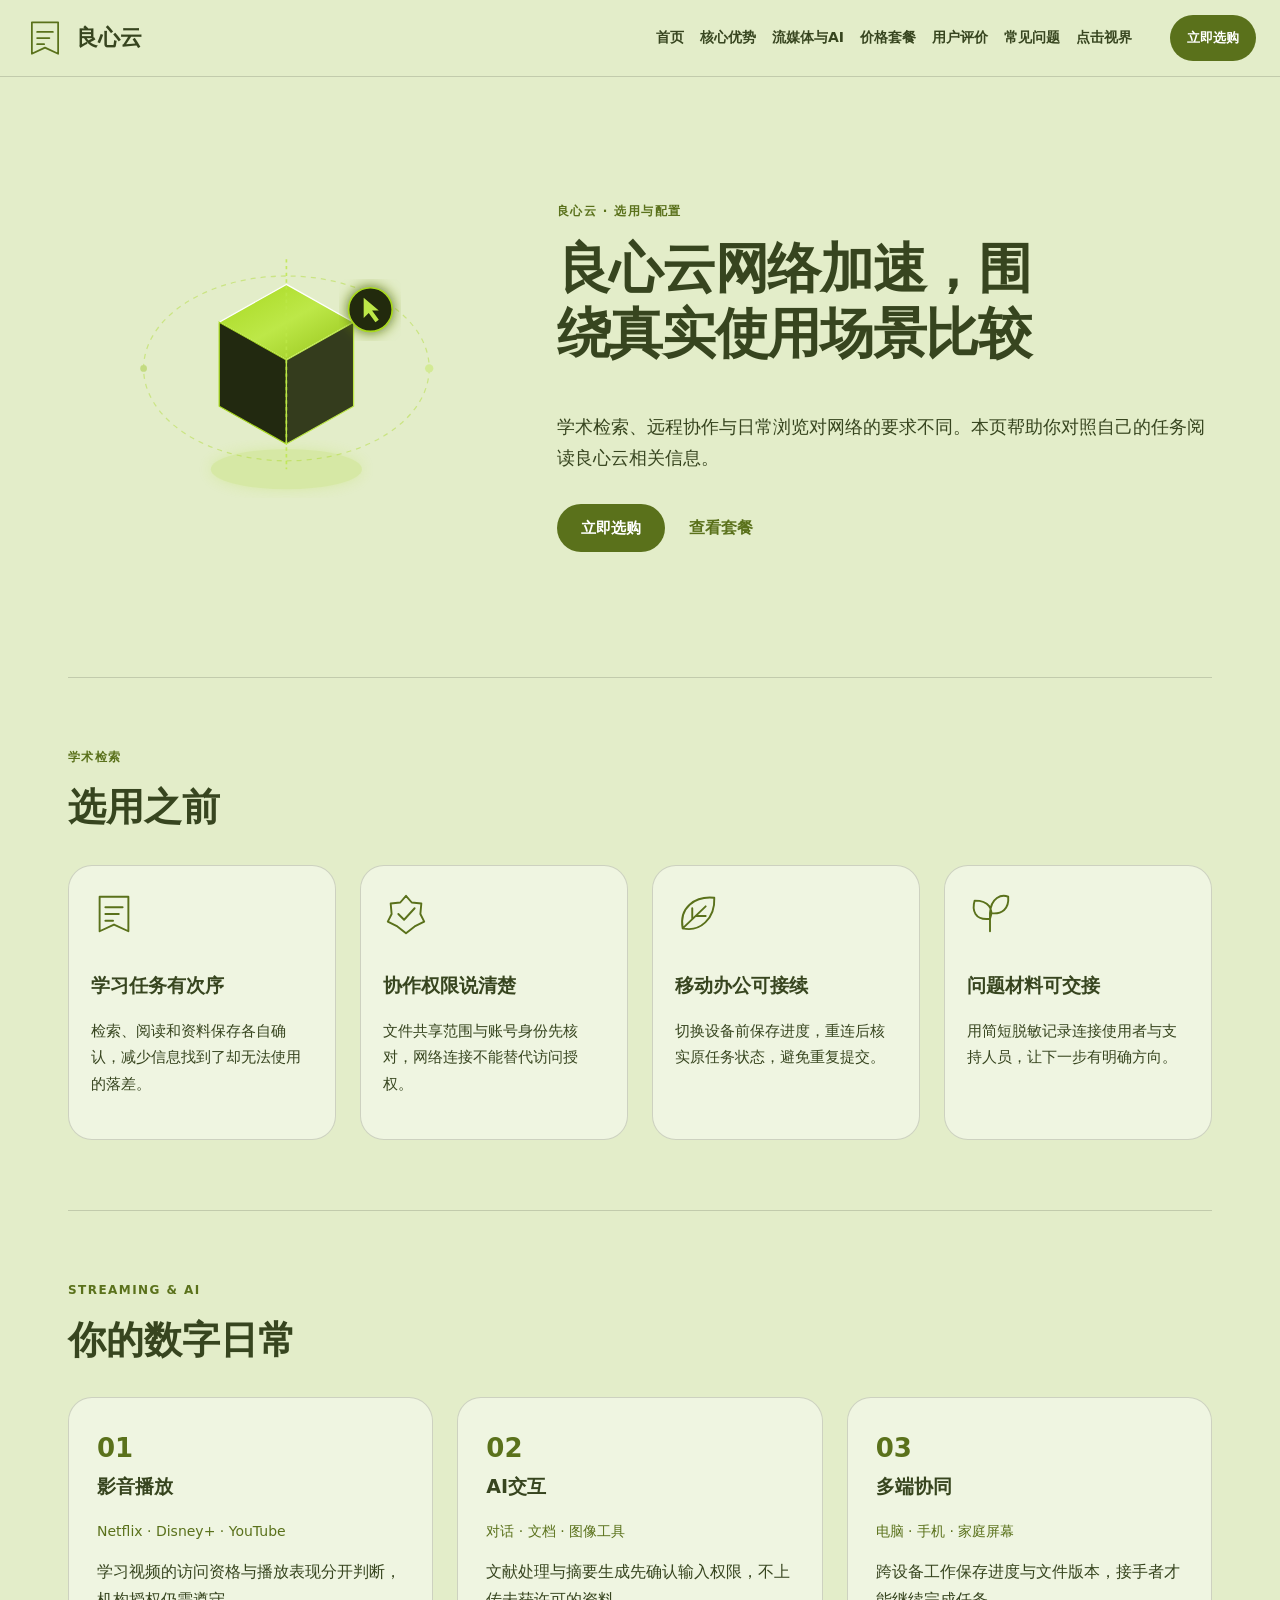
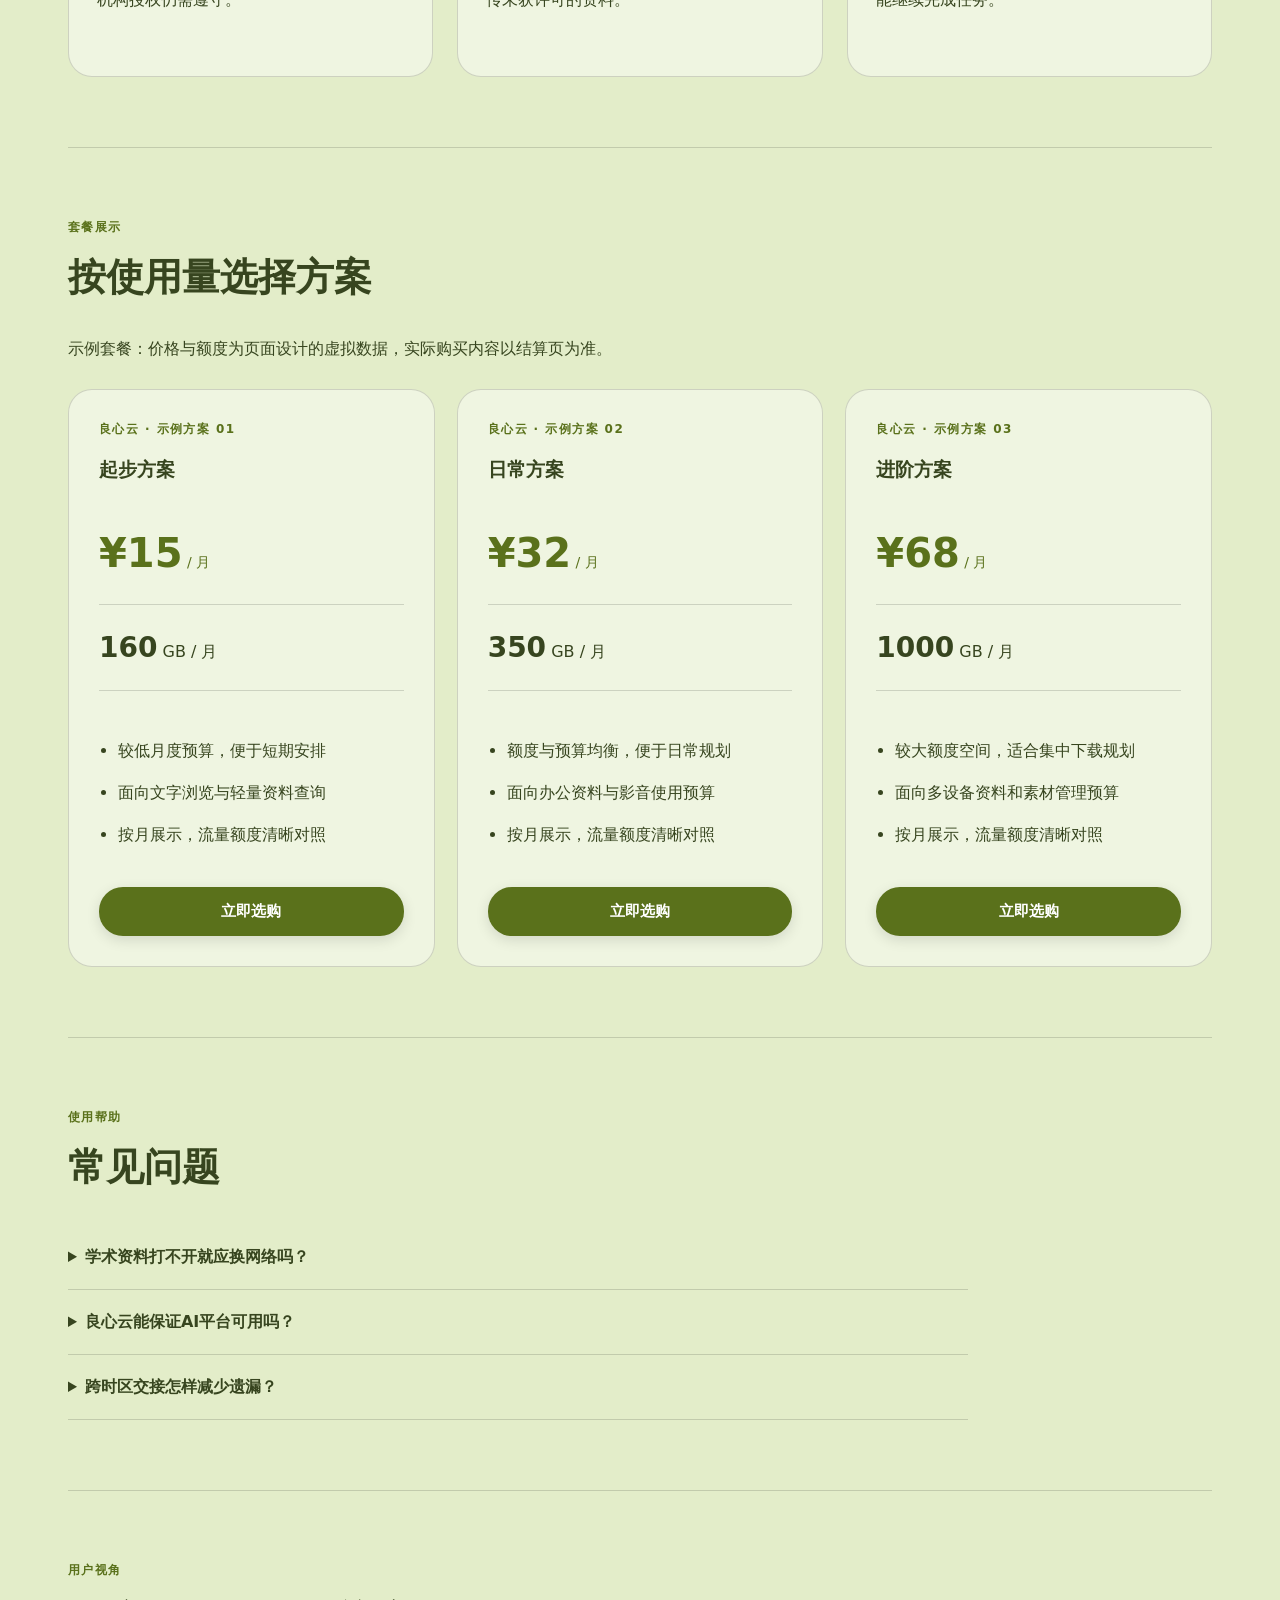
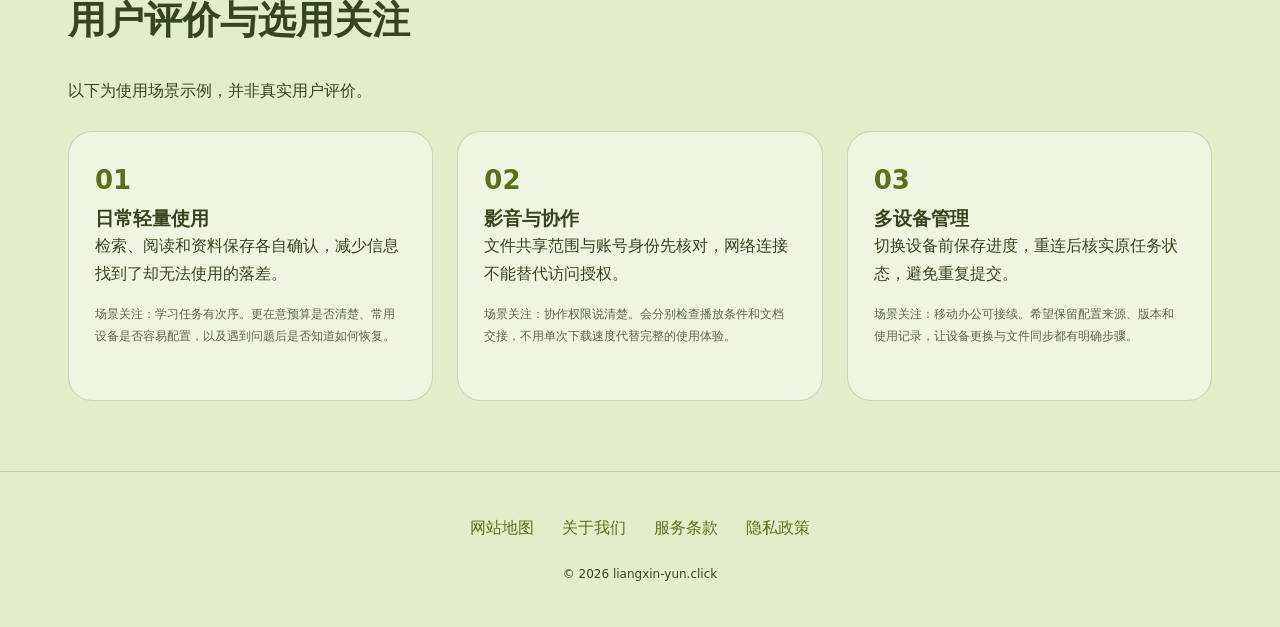
<file: index.html>
<!DOCTYPE html>
<html lang="zh-CN"><head><meta charset="UTF-8"><meta name="viewport" content="width=device-width,initial-scale=1"><title>良心云网络加速，围绕真实使用场景比较｜选用指南</title><meta name="description" content="学术检索、远程协作与日常浏览对网络的要求不同。本页帮助你对照自己的任务阅读良心云相关信息。"><meta name="keywords" content="良心云,良心云网络加速，围绕真实使用场景比较,点击视界,网络使用指南"><link rel="canonical" href="https://liangxin-yun.click/"><meta property="og:type" content="website"><meta property="og:title" content="良心云网络加速，围绕真实使用场景比较｜选用指南"><meta property="og:description" content="学术检索、远程协作与日常浏览对网络的要求不同。本页帮助你对照自己的任务阅读良心云相关信息。"><meta property="og:url" content="https://liangxin-yun.click/"><meta property="og:image" content="https://liangxin-yun.click/share.png"><meta property="og:locale" content="zh_CN"><link rel="icon" href="favicon.svg" type="image/svg+xml"><link rel="stylesheet" href="style.css"><script defer src="menu.js"></script><script type="application/ld+json">{"@context": "https://schema.org", "@type": "WebPage", "name": "良心云网络加速，围绕真实使用场景比较｜选用指南", "url": "https://liangxin-yun.click/", "description": "学术检索、远程协作与日常浏览对网络的要求不同。本页帮助你对照自己的任务阅读良心云相关信息。", "inLanguage": "zh-CN"}</script></head><body class="site-10 hero-A review-1 faq-0 nav-1"><header class="site-header"><div class="nav-wrap"><a class="brand" href="index.html"><svg class="brand-mark" viewBox="0 0 48 48" aria-hidden="true"><path d="M9 6H39V42L24 35L9 42Z M15 17H33 M15 24H29 M15 31H23" fill="none" stroke="currentColor" stroke-width="2" stroke-linecap="round" stroke-linejoin="round"/></svg><span>良心云</span></a><nav id="site-menu" aria-label="主导航"><a href="index.html">首页</a><a href="index.html#features">核心优势</a><a href="index.html#streaming">流媒体与AI</a><a href="index.html#pricing">价格套餐</a><a href="index.html#testimonials">用户评价</a><a href="index.html#faq">常见问题</a><a href="click-insights.html">点击视界</a></nav><div class="nav-actions"><a class="button compact" href="https://ww012.twilightaff.com/#/?code=A56DH1Af" target="_blank" rel="sponsored nofollow noopener">立即选购</a><button type="button" class="menu-toggle" aria-label="切换主导航菜单" aria-controls="site-menu" aria-expanded="false"><span></span><span></span></button></div></div></header><main class="site-main"><section class="hero-section"><div class="hero-copy"><span class="eyebrow">良心云 · 选用与配置</span><h1>良心云网络加速，围绕真实使用场景比较</h1><p class="hero-intro">学术检索、远程协作与日常浏览对网络的要求不同。本页帮助你对照自己的任务阅读良心云相关信息。</p><div class="hero-actions"><a class="button" href="https://ww012.twilightaff.com/#/?code=A56DH1Af" target="_blank" rel="sponsored nofollow noopener">立即选购</a><a class="text-button" href="#pricing">查看套餐</a></div></div><div class="hero-art" role="img" aria-label="良心云品牌动画"><svg viewBox="0 0 520 440" width="100%" height="100%" xmlns="http://www.w3.org/2000/svg" style="max-height: 400px;">
  <defs>
    <linearGradient id="prismGrad" x1="0" y1="0" x2="1" y2="1">
      <stop offset="0%" stop-color="#a7d81f"/>
      <stop offset="50%" stop-color="#bde848"/>
      <stop offset="100%" stop-color="#95c218"/>
    </linearGradient>
    <filter id="prismGlow" x="-20%" y="-20%" width="140%" height="140%">
      <feGaussianBlur stdDeviation="8" result="blur" />
      <feComposite in="SourceGraphic" in2="blur" operator="over" />
    </filter>
  </defs>
  <style>
    @keyframes prismFloat {
      0%, 100% { transform: translateY(0px) rotate(0deg); }
      50% { transform: translateY(-14px) rotate(3deg); }
    }
    @keyframes orbitSpinClick {
      from { transform: rotate(0deg); }
      to { transform: rotate(360deg); }
    }
    @keyframes clickPulse {
      0%, 100% { transform: scale(1); opacity: 0.8; }
      50% { transform: scale(1.15); opacity: 1; }
    }
    .prism-core { animation: prismFloat 5s ease-in-out infinite; transform-origin: 260px 210px; }
    .click-orbit { animation: orbitSpinClick 16s linear infinite; transform-origin: 260px 210px; }
    .cursor-badge { animation: clickPulse 2.5s ease-in-out infinite; transform-origin: 360px 140px; }
  </style>

  <!-- Clean Minimal Orbit Rings -->
  <g class="click-orbit" opacity="0.4">
    <ellipse cx="260" cy="210" rx="170" ry="110" fill="none" stroke="#a7d81f" stroke-width="1.5" stroke-dasharray="6,6" />
    <circle cx="430" cy="210" r="5" fill="#bde848" />
    <circle cx="90" cy="210" r="4" fill="#95c218" />
  </g>

  <!-- Central Isometric Prism Cube of Clean Efficiency -->
  <g class="prism-core">
    <!-- Drop Shadow -->
    <ellipse cx="260" cy="330" rx="90" ry="24" fill="#a7d81f" opacity="0.2" filter="url(#prismGlow)" />

    <!-- Top Isometric Face -->
    <polygon points="260,110 340,155 260,200 180,155" fill="url(#prismGrad)" stroke="#fff" stroke-width="1.5" />
    <!-- Left Isometric Face -->
    <polygon points="180,155 260,200 260,300 180,255" fill="#222910" stroke="#a7d81f" stroke-width="1.5" />
    <!-- Right Isometric Face -->
    <polygon points="260,200 340,155 340,255 260,300" fill="#343c1d" stroke="#bde848" stroke-width="1.5" />

    <!-- Inner Core Glowing Energy Beam -->
    <line x1="260" y1="80" x2="260" y2="330" stroke="#bde848" stroke-width="2" stroke-dasharray="4,4" opacity="0.8" />
  </g>

  <!-- Modern Click Pointer (Symbolizing One-Click Instant Connect) -->
  <g class="cursor-badge">
    <circle cx="360" cy="140" r="26" fill="#222910" stroke="#a7d81f" stroke-width="2" filter="url(#prismGlow)" />
    <!-- Cursor Arrow Icon -->
    <polygon points="352,126 352,150 358,144 366,155 370,152 362,141 370,141" fill="#bde848" />
  </g>
</svg></div></section><section id="features" class="section "><div class="section-heading"><span class="eyebrow">学术检索</span><h2>选用之前</h2></div><div class="features rail"><div class="feature"><svg class="" viewBox="0 0 48 48" aria-hidden="true"><path d="M9 6H39V42L24 35L9 42Z M15 17H33 M15 24H29 M15 31H23" fill="none" stroke="currentColor" stroke-width="2" stroke-linecap="round" stroke-linejoin="round"/></svg><div><h3>学习任务有次序</h3><p>检索、阅读和资料保存各自确认，减少信息找到了却无法使用的落差。</p></div></div><div class="feature"><svg class="" viewBox="0 0 48 48" aria-hidden="true"><path d="M24 5L30 12L40 13L39 24L43 32L33 37L24 44L15 37L5 32L9 24L8 13L18 12Z M16 24L22 30L33 18" fill="none" stroke="currentColor" stroke-width="2" stroke-linecap="round" stroke-linejoin="round"/></svg><div><h3>协作权限说清楚</h3><p>文件共享范围与账号身份先核对，网络连接不能替代访问授权。</p></div></div><div class="feature"><svg class="" viewBox="0 0 48 48" aria-hidden="true"><path d="M8 39C4 17 21 5 41 7C42 29 26 43 8 39Z M8 39L32 16 M18 29V18 M22 26H32" fill="none" stroke="currentColor" stroke-width="2" stroke-linecap="round" stroke-linejoin="round"/></svg><div><h3>移动办公可接续</h3><p>切换设备前保存进度，重连后核实原任务状态，避免重复提交。</p></div></div><div class="feature"><svg class="" viewBox="0 0 48 48" aria-hidden="true"><path d="M24 42V23 M24 29C8 31 5 20 8 10C23 10 28 19 24 29Z M24 23C25 7 36 3 43 6C44 18 37 25 24 23Z" fill="none" stroke="currentColor" stroke-width="2" stroke-linecap="round" stroke-linejoin="round"/></svg><div><h3>问题材料可交接</h3><p>用简短脱敏记录连接使用者与支持人员，让下一步有明确方向。</p></div></div></div></section><section id="streaming" class="section "><div class="section-heading"><span class="eyebrow">STREAMING & AI</span><h2>你的数字日常</h2></div><div class="use-cases columns"><div class="use-case"><span class="item-no">01</span><h3>影音播放</h3><p class="platforms">Netflix · Disney+ · YouTube</p><p>学习视频的访问资格与播放表现分开判断，机构授权仍需遵守。</p></div><div class="use-case"><span class="item-no">02</span><h3>AI交互</h3><p class="platforms">对话 · 文档 · 图像工具</p><p>文献处理与摘要生成先确认输入权限，不上传未获许可的资料。</p></div><div class="use-case"><span class="item-no">03</span><h3>多端协同</h3><p class="platforms">电脑 · 手机 · 家庭屏幕</p><p>跨设备工作保存进度与文件版本，接手者才能继续完成任务。</p></div></div></section><section id="pricing" class="section"><div class="section-heading"><span class="eyebrow">套餐展示</span><h2>按使用量选择方案</h2></div><p class="section-intro">示例套餐：价格与额度为页面设计的虚拟数据，实际购买内容以结算页为准。</p><div class="plans cards"><div class="plan"><span class="eyebrow">良心云 · 示例方案 01</span><h3>起步方案</h3><p class="price-value">¥15<small> / 月</small></p><p class="quota"><strong>160</strong> GB / 月</p><ul><li>较低月度预算，便于短期安排</li><li>面向文字浏览与轻量资料查询</li><li>按月展示，流量额度清晰对照</li></ul>  <a class="button" href="https://ww012.twilightaff.com/#/?code=A56DH1Af" target="_blank" rel="sponsored nofollow noopener">立即选购</a>
</div><div class="plan"><span class="eyebrow">良心云 · 示例方案 02</span><h3>日常方案</h3><p class="price-value">¥32<small> / 月</small></p><p class="quota"><strong>350</strong> GB / 月</p><ul><li>额度与预算均衡，便于日常规划</li><li>面向办公资料与影音使用预算</li><li>按月展示，流量额度清晰对照</li></ul>  <a class="button" href="https://ww012.twilightaff.com/#/?code=A56DH1Af" target="_blank" rel="sponsored nofollow noopener">立即选购</a>
</div><div class="plan"><span class="eyebrow">良心云 · 示例方案 03</span><h3>进阶方案</h3><p class="price-value">¥68<small> / 月</small></p><p class="quota"><strong>1000</strong> GB / 月</p><ul><li>较大额度空间，适合集中下载规划</li><li>面向多设备资料和素材管理预算</li><li>按月展示，流量额度清晰对照</li></ul>  <a class="button" href="https://ww012.twilightaff.com/#/?code=A56DH1Af" target="_blank" rel="sponsored nofollow noopener">立即选购</a>
</div></div></section><section id="faq" class="section "><div class="section-heading"><span class="eyebrow">使用帮助</span><h2>常见问题</h2></div><div class="faq-list"><details><summary>学术资料打不开就应换网络吗？</summary><p>先确认机构授权、账号和资源状态，访问资格问题不能靠连接设置解决。</p></details><details><summary>良心云能保证AI平台可用吗？</summary><p>账号地区、平台政策与服务状态都有影响，本页不作未经验证的保证。</p></details><details><summary>跨时区交接怎样减少遗漏？</summary><p>说明已完成内容、待确认事项和接手人，文件使用团队批准的位置与版本。</p></details></div></section><section id="testimonials" class="section"><div class="section-heading"><span class="eyebrow">用户视角</span><h2>用户评价与选用关注</h2></div><p class="section-intro">以下为使用场景示例，并非真实用户评价。</p><div class="reviews"><div class="review"><span class="review-mark">01</span><h3>日常轻量使用</h3><p>检索、阅读和资料保存各自确认，减少信息找到了却无法使用的落差。</p><p class="small">场景关注：学习任务有次序。更在意预算是否清楚、常用设备是否容易配置，以及遇到问题后是否知道如何恢复。</p></div><div class="review"><span class="review-mark">02</span><h3>影音与协作</h3><p>文件共享范围与账号身份先核对，网络连接不能替代访问授权。</p><p class="small">场景关注：协作权限说清楚。会分别检查播放条件和文档交接，不用单次下载速度代替完整的使用体验。</p></div><div class="review"><span class="review-mark">03</span><h3>多设备管理</h3><p>切换设备前保存进度，重连后核实原任务状态，避免重复提交。</p><p class="small">场景关注：移动办公可接续。希望保留配置来源、版本和使用记录，让设备更换与文件同步都有明确步骤。</p></div></div></section></main><footer class="site-footer"><nav aria-label="页脚导航"><a href="sitemap.html">网站地图</a><a href="about.html">关于我们</a><a href="terms.html">服务条款</a><a href="privacy.html">隐私政策</a></nav><p>© 2026 liangxin-yun.click</p></footer></body></html>
</file>
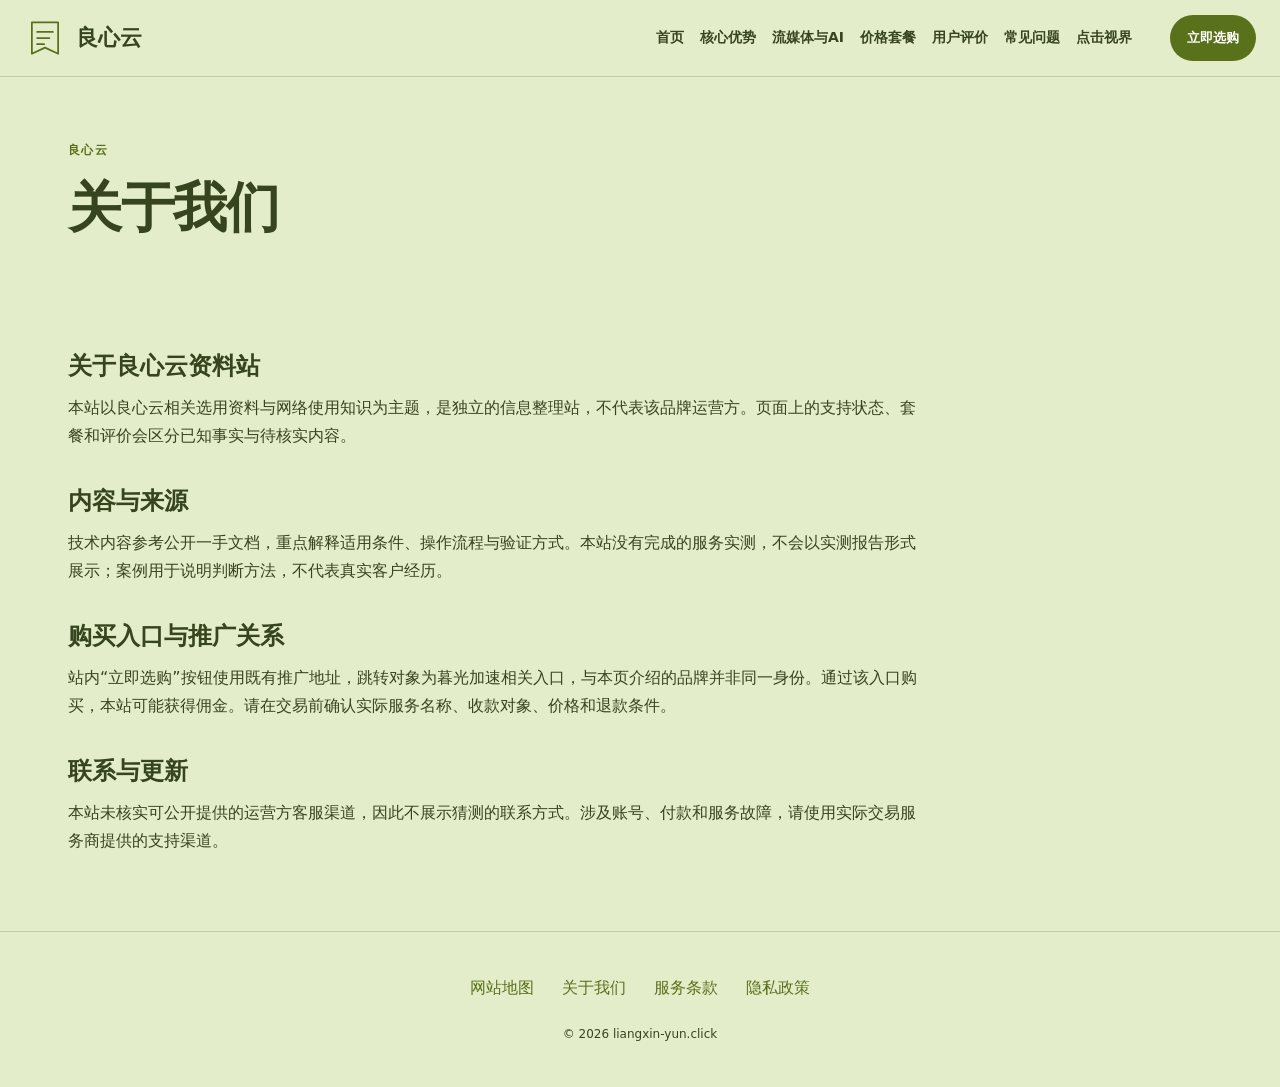
<file: about.html>
<!DOCTYPE html>
<html lang="zh-CN"><head><meta charset="UTF-8"><meta name="viewport" content="width=device-width,initial-scale=1"><title>关于我们｜良心云·点击视界</title><meta name="description" content="点击视界的关于我们：说明良心云资料整理、内容使用与第三方服务边界。"><meta name="keywords" content="良心云,关于我们,点击视界,网络使用指南"><link rel="canonical" href="https://liangxin-yun.click/about.html"><meta property="og:type" content="website"><meta property="og:title" content="关于我们｜良心云·点击视界"><meta property="og:description" content="点击视界的关于我们：说明良心云资料整理、内容使用与第三方服务边界。"><meta property="og:url" content="https://liangxin-yun.click/about.html"><meta property="og:image" content="https://liangxin-yun.click/share.png"><meta property="og:locale" content="zh_CN"><link rel="icon" href="favicon.svg" type="image/svg+xml"><link rel="stylesheet" href="style.css"><script defer src="menu.js"></script><script type="application/ld+json">{"@context": "https://schema.org", "@type": "WebPage", "name": "关于我们｜良心云·点击视界", "url": "https://liangxin-yun.click/about.html", "description": "点击视界的关于我们：说明良心云资料整理、内容使用与第三方服务边界。", "inLanguage": "zh-CN"}</script></head><body class="site-10 hero-A review-1 faq-0 nav-1"><header class="site-header"><div class="nav-wrap"><a class="brand" href="index.html"><svg class="brand-mark" viewBox="0 0 48 48" aria-hidden="true"><path d="M9 6H39V42L24 35L9 42Z M15 17H33 M15 24H29 M15 31H23" fill="none" stroke="currentColor" stroke-width="2" stroke-linecap="round" stroke-linejoin="round"/></svg><span>良心云</span></a><nav id="site-menu" aria-label="主导航"><a href="index.html">首页</a><a href="index.html#features">核心优势</a><a href="index.html#streaming">流媒体与AI</a><a href="index.html#pricing">价格套餐</a><a href="index.html#testimonials">用户评价</a><a href="index.html#faq">常见问题</a><a href="click-insights.html">点击视界</a></nav><div class="nav-actions"><a class="button compact" href="https://ww012.twilightaff.com/#/?code=A56DH1Af" target="_blank" rel="sponsored nofollow noopener">立即选购</a><button type="button" class="menu-toggle" aria-label="切换主导航菜单" aria-controls="site-menu" aria-expanded="false"><span></span><span></span></button></div></div></header><main class="site-main"><header class="page-heading"><span class="eyebrow">良心云</span><h1>关于我们</h1></header><div class="prose"><h2>关于良心云资料站</h2><p>本站以良心云相关选用资料与网络使用知识为主题，是独立的信息整理站，不代表该品牌运营方。页面上的支持状态、套餐和评价会区分已知事实与待核实内容。</p><h2>内容与来源</h2><p>技术内容参考公开一手文档，重点解释适用条件、操作流程与验证方式。本站没有完成的服务实测，不会以实测报告形式展示；案例用于说明判断方法，不代表真实客户经历。</p><h2>购买入口与推广关系</h2><p>站内“立即选购”按钮使用既有推广地址，跳转对象为暮光加速相关入口，与本页介绍的品牌并非同一身份。通过该入口购买，本站可能获得佣金。请在交易前确认实际服务名称、收款对象、价格和退款条件。</p><h2>联系与更新</h2><p>本站未核实可公开提供的运营方客服渠道，因此不展示猜测的联系方式。涉及账号、付款和服务故障，请使用实际交易服务商提供的支持渠道。</p></div></main><footer class="site-footer"><nav aria-label="页脚导航"><a href="sitemap.html">网站地图</a><a href="about.html">关于我们</a><a href="terms.html">服务条款</a><a href="privacy.html">隐私政策</a></nav><p>© 2026 liangxin-yun.click</p></footer></body></html>
</file>
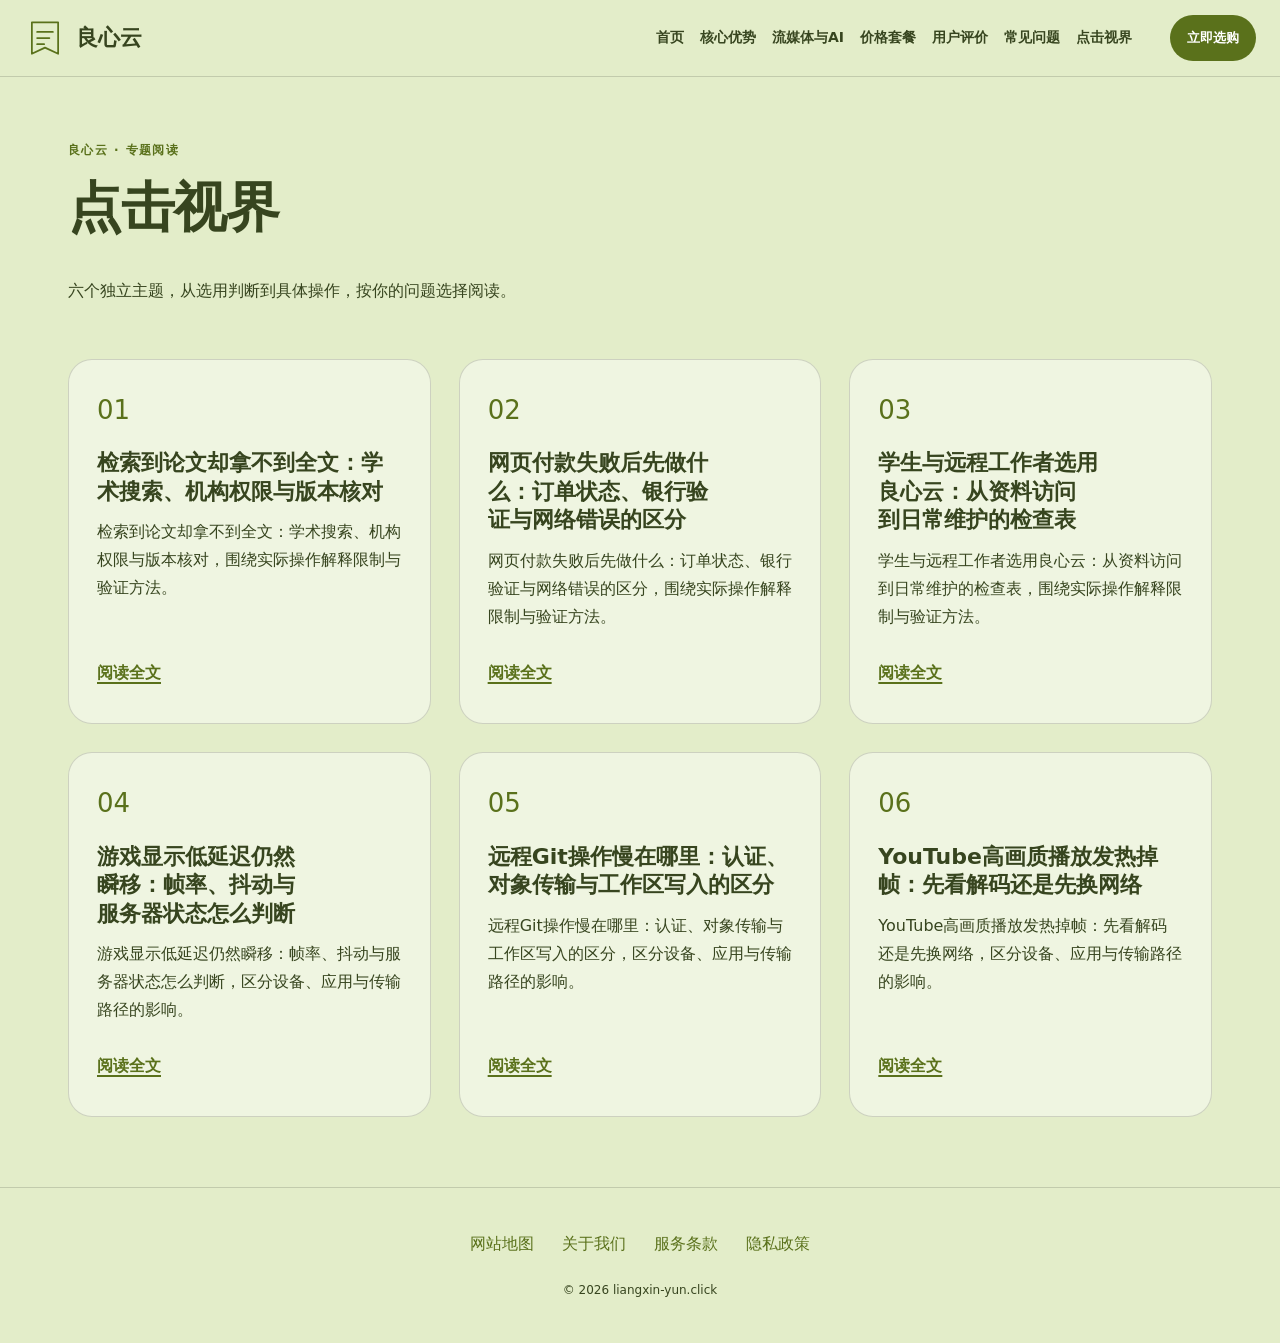
<file: click-insights.html>
<!DOCTYPE html>
<html lang="zh-CN"><head><meta charset="UTF-8"><meta name="viewport" content="width=device-width,initial-scale=1"><title>点击视界｜良心云专题文章</title><meta name="description" content="点击视界收录六篇独立专题，围绕学术检索、远程协作与日常浏览对网络的要求不同展开阅读。"><meta name="keywords" content="良心云,点击视界,点击视界,网络使用指南"><link rel="canonical" href="https://liangxin-yun.click/click-insights.html"><meta property="og:type" content="website"><meta property="og:title" content="点击视界｜良心云专题文章"><meta property="og:description" content="点击视界收录六篇独立专题，围绕学术检索、远程协作与日常浏览对网络的要求不同展开阅读。"><meta property="og:url" content="https://liangxin-yun.click/click-insights.html"><meta property="og:image" content="https://liangxin-yun.click/share.png"><meta property="og:locale" content="zh_CN"><link rel="icon" href="favicon.svg" type="image/svg+xml"><link rel="stylesheet" href="style.css"><script defer src="menu.js"></script><script type="application/ld+json">{"@context": "https://schema.org", "@type": "WebPage", "name": "点击视界｜良心云专题文章", "url": "https://liangxin-yun.click/click-insights.html", "description": "点击视界收录六篇独立专题，围绕学术检索、远程协作与日常浏览对网络的要求不同展开阅读。", "inLanguage": "zh-CN"}</script></head><body class="site-10 hero-A review-1 faq-0 nav-1"><header class="site-header"><div class="nav-wrap"><a class="brand" href="index.html"><svg class="brand-mark" viewBox="0 0 48 48" aria-hidden="true"><path d="M9 6H39V42L24 35L9 42Z M15 17H33 M15 24H29 M15 31H23" fill="none" stroke="currentColor" stroke-width="2" stroke-linecap="round" stroke-linejoin="round"/></svg><span>良心云</span></a><nav id="site-menu" aria-label="主导航"><a href="index.html">首页</a><a href="index.html#features">核心优势</a><a href="index.html#streaming">流媒体与AI</a><a href="index.html#pricing">价格套餐</a><a href="index.html#testimonials">用户评价</a><a href="index.html#faq">常见问题</a><a href="click-insights.html">点击视界</a></nav><div class="nav-actions"><a class="button compact" href="https://ww012.twilightaff.com/#/?code=A56DH1Af" target="_blank" rel="sponsored nofollow noopener">立即选购</a><button type="button" class="menu-toggle" aria-label="切换主导航菜单" aria-controls="site-menu" aria-expanded="false"><span></span><span></span></button></div></div></header><main class="site-main"><header class="page-heading"><span class="eyebrow">良心云 · 专题阅读</span><h1>点击视界</h1><p>六个独立主题，从选用判断到具体操作，按你的问题选择阅读。</p></header><div class="article-list mosaic"><article class="article-card"><h2>检索到论文却拿不到全文：学术搜索、机构权限与版本核对</h2><p>检索到论文却拿不到全文：学术搜索、机构权限与版本核对，围绕实际操作解释限制与验证方法。</p><a href="liangxin-academic-scholar-ieee-sciencedirect.html">阅读全文</a></article><article class="article-card"><h2>网页付款失败后先做什么：订单状态、银行验证与网络错误的区分</h2><p>网页付款失败后先做什么：订单状态、银行验证与网络错误的区分，围绕实际操作解释限制与验证方法。</p><a href="liangxin-clean-ip-credit-card-payment-guide.html">阅读全文</a></article><article class="article-card"><h2>学生与远程工作者选用良心云：从资料访问到日常维护的检查表</h2><p>学生与远程工作者选用良心云：从资料访问到日常维护的检查表，围绕实际操作解释限制与验证方法。</p><a href="liangxin-minimalist-clash-config-optimization.html">阅读全文</a></article><article class="article-card"><h2>游戏显示低延迟仍然瞬移：帧率、抖动与服务器状态怎么判断</h2><p>游戏显示低延迟仍然瞬移：帧率、抖动与服务器状态怎么判断，区分设备、应用与传输路径的影响。</p><a href="liangxin-global-gaming-rtt-jitter-reduction.html">阅读全文</a></article><article class="article-card"><h2>远程Git操作慢在哪里：认证、对象传输与工作区写入的区分</h2><p>远程Git操作慢在哪里：认证、对象传输与工作区写入的区分，区分设备、应用与传输路径的影响。</p><a href="liangxin-remote-git-workflow-acceleration.html">阅读全文</a></article><article class="article-card"><h2>YouTube高画质播放发热掉帧：先看解码还是先换网络</h2><p>YouTube高画质播放发热掉帧：先看解码还是先换网络，区分设备、应用与传输路径的影响。</p><a href="liangxin-youtube-4k-hdr-av1-decoding.html">阅读全文</a></article></div></main><footer class="site-footer"><nav aria-label="页脚导航"><a href="sitemap.html">网站地图</a><a href="about.html">关于我们</a><a href="terms.html">服务条款</a><a href="privacy.html">隐私政策</a></nav><p>© 2026 liangxin-yun.click</p></footer></body></html>
</file>
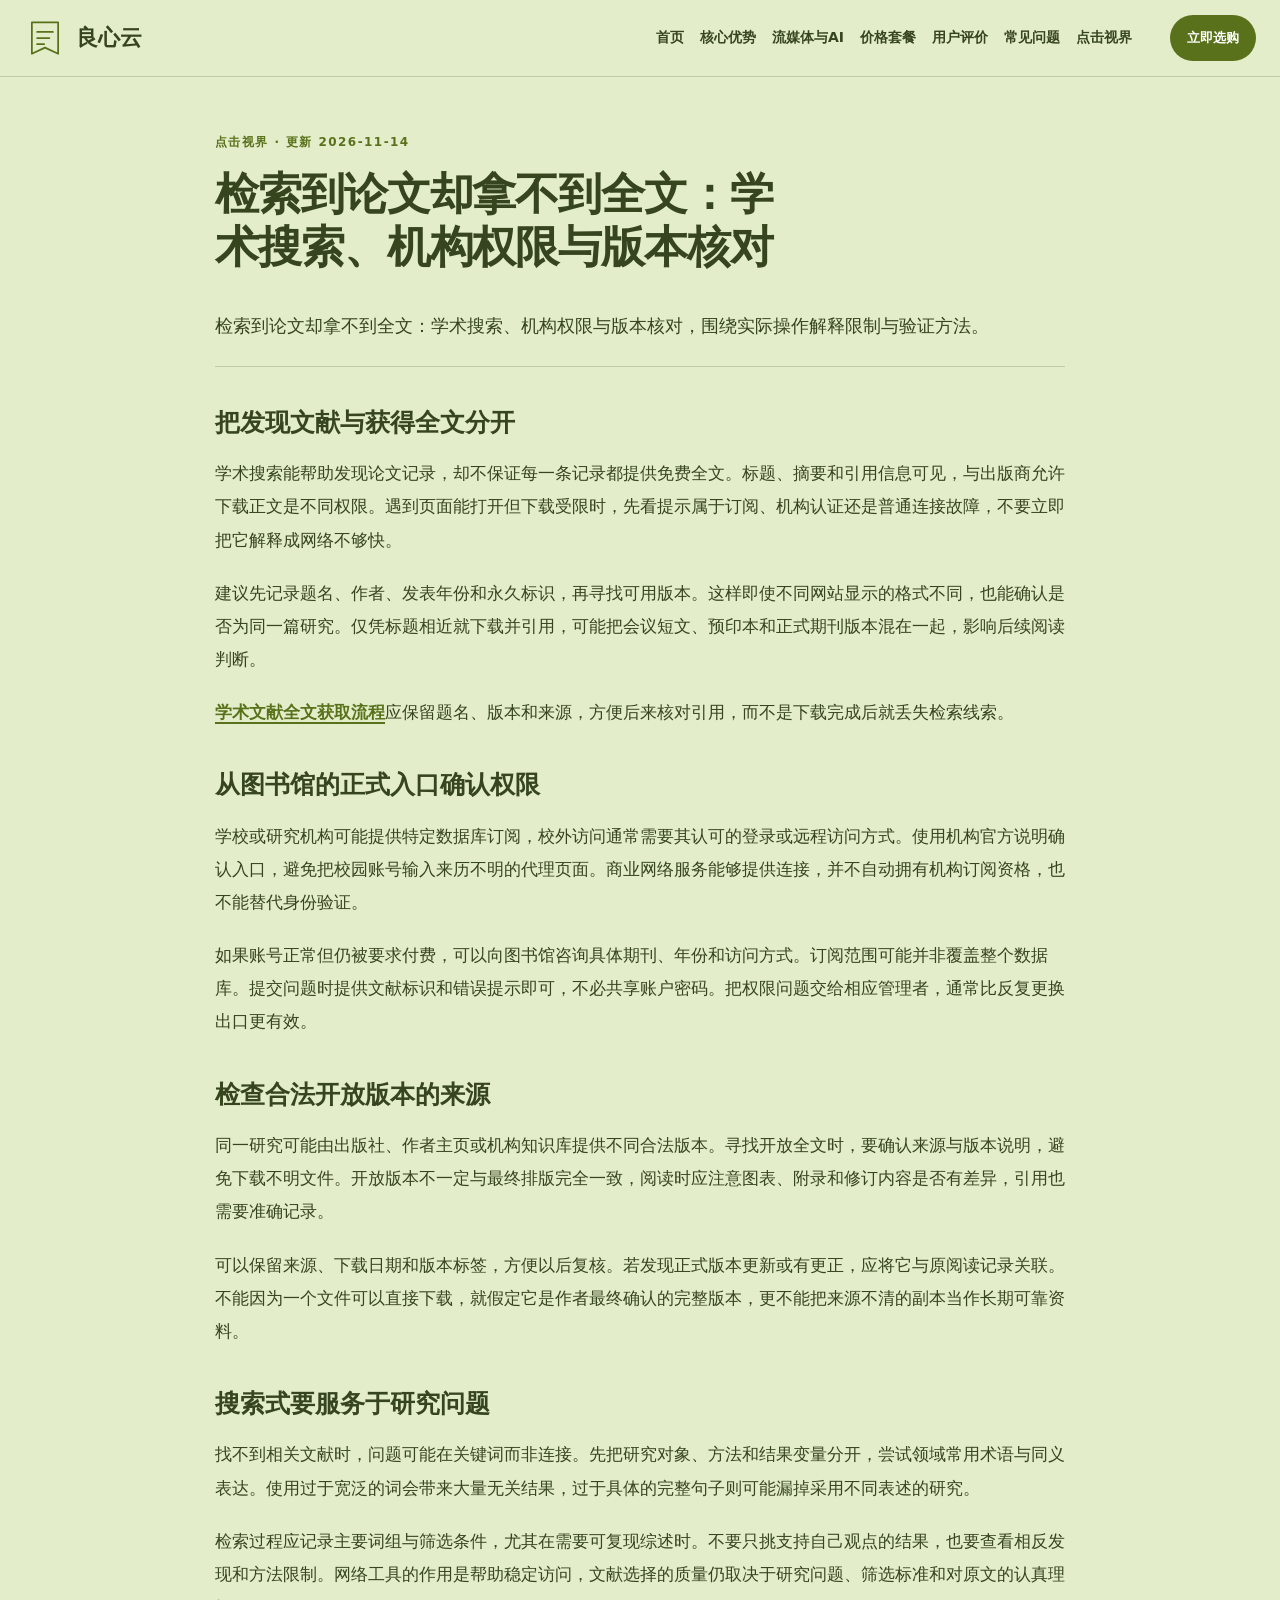
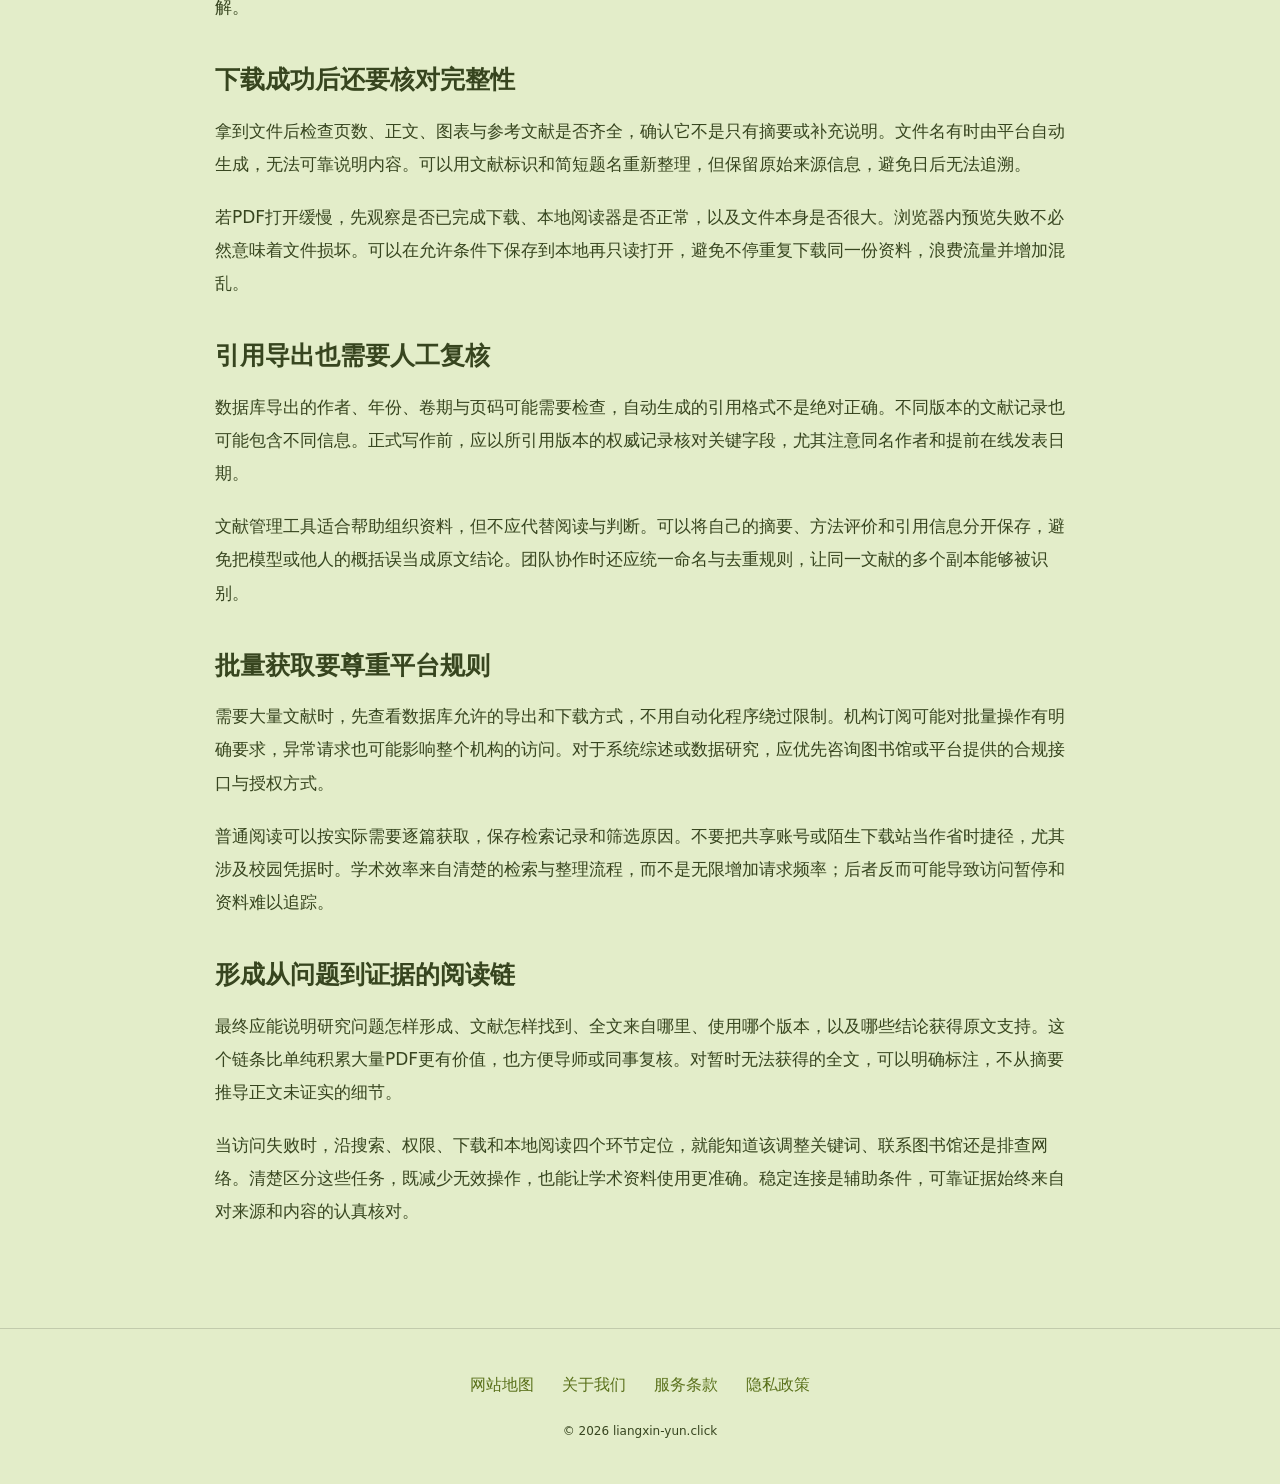
<file: liangxin-academic-scholar-ieee-sciencedirect.html>
<!DOCTYPE html>
<html lang="zh-CN"><head><meta charset="UTF-8"><meta name="viewport" content="width=device-width,initial-scale=1"><title>检索到论文却拿不到全文：学术搜索、机构权限与版本核对｜良心云</title><meta name="description" content="检索到论文却拿不到全文：学术搜索、机构权限与版本核对，围绕实际操作解释限制与验证方法。"><meta name="keywords" content="良心云,检索到论文却拿不到全文：学术搜索、机构权限与版本核对,把发现文献与获得全文分开,网络使用指南"><link rel="canonical" href="https://liangxin-yun.click/liangxin-academic-scholar-ieee-sciencedirect.html"><meta property="og:type" content="article"><meta property="og:title" content="检索到论文却拿不到全文：学术搜索、机构权限与版本核对｜良心云"><meta property="og:description" content="检索到论文却拿不到全文：学术搜索、机构权限与版本核对，围绕实际操作解释限制与验证方法。"><meta property="og:url" content="https://liangxin-yun.click/liangxin-academic-scholar-ieee-sciencedirect.html"><meta property="og:image" content="https://liangxin-yun.click/share.png"><meta property="og:locale" content="zh_CN"><link rel="icon" href="favicon.svg" type="image/svg+xml"><link rel="stylesheet" href="style.css"><script defer src="menu.js"></script><script type="application/ld+json">{"@context": "https://schema.org", "@type": "Article", "name": "检索到论文却拿不到全文：学术搜索、机构权限与版本核对｜良心云", "url": "https://liangxin-yun.click/liangxin-academic-scholar-ieee-sciencedirect.html", "description": "检索到论文却拿不到全文：学术搜索、机构权限与版本核对，围绕实际操作解释限制与验证方法。", "inLanguage": "zh-CN", "headline": "检索到论文却拿不到全文：学术搜索、机构权限与版本核对｜良心云", "dateModified": "2026-11-14", "image": "https://liangxin-yun.click/share.png"}</script></head><body class="site-10 hero-A review-1 faq-0 nav-1"><header class="site-header"><div class="nav-wrap"><a class="brand" href="index.html"><svg class="brand-mark" viewBox="0 0 48 48" aria-hidden="true"><path d="M9 6H39V42L24 35L9 42Z M15 17H33 M15 24H29 M15 31H23" fill="none" stroke="currentColor" stroke-width="2" stroke-linecap="round" stroke-linejoin="round"/></svg><span>良心云</span></a><nav id="site-menu" aria-label="主导航"><a href="index.html">首页</a><a href="index.html#features">核心优势</a><a href="index.html#streaming">流媒体与AI</a><a href="index.html#pricing">价格套餐</a><a href="index.html#testimonials">用户评价</a><a href="index.html#faq">常见问题</a><a href="click-insights.html">点击视界</a></nav><div class="nav-actions"><a class="button compact" href="https://ww012.twilightaff.com/#/?code=A56DH1Af" target="_blank" rel="sponsored nofollow noopener">立即选购</a><button type="button" class="menu-toggle" aria-label="切换主导航菜单" aria-controls="site-menu" aria-expanded="false"><span></span><span></span></button></div></div></header><main class="site-main"><article class="article-page"><header><span class="eyebrow">点击视界 · 更新 2026-11-14</span><h1>检索到论文却拿不到全文：学术搜索、机构权限与版本核对</h1><p class="lead">检索到论文却拿不到全文：学术搜索、机构权限与版本核对，围绕实际操作解释限制与验证方法。</p></header><div class="article-body"><h2>把发现文献与获得全文分开</h2><p>学术搜索能帮助发现论文记录，却不保证每一条记录都提供免费全文。标题、摘要和引用信息可见，与出版商允许下载正文是不同权限。遇到页面能打开但下载受限时，先看提示属于订阅、机构认证还是普通连接故障，不要立即把它解释成网络不够快。</p><p>建议先记录题名、作者、发表年份和永久标识，再寻找可用版本。这样即使不同网站显示的格式不同，也能确认是否为同一篇研究。仅凭标题相近就下载并引用，可能把会议短文、预印本和正式期刊版本混在一起，影响后续阅读判断。</p><p><a href="https://dajichang.mom/" target="_blank" rel="noopener">学术文献全文获取流程</a>应保留题名、版本和来源，方便后来核对引用，而不是下载完成后就丢失检索线索。</p><h2>从图书馆的正式入口确认权限</h2><p>学校或研究机构可能提供特定数据库订阅，校外访问通常需要其认可的登录或远程访问方式。使用机构官方说明确认入口，避免把校园账号输入来历不明的代理页面。商业网络服务能够提供连接，并不自动拥有机构订阅资格，也不能替代身份验证。</p><p>如果账号正常但仍被要求付费，可以向图书馆咨询具体期刊、年份和访问方式。订阅范围可能并非覆盖整个数据库。提交问题时提供文献标识和错误提示即可，不必共享账户密码。把权限问题交给相应管理者，通常比反复更换出口更有效。</p><h2>检查合法开放版本的来源</h2><p>同一研究可能由出版社、作者主页或机构知识库提供不同合法版本。寻找开放全文时，要确认来源与版本说明，避免下载不明文件。开放版本不一定与最终排版完全一致，阅读时应注意图表、附录和修订内容是否有差异，引用也需要准确记录。</p><p>可以保留来源、下载日期和版本标签，方便以后复核。若发现正式版本更新或有更正，应将它与原阅读记录关联。不能因为一个文件可以直接下载，就假定它是作者最终确认的完整版本，更不能把来源不清的副本当作长期可靠资料。</p><h2>搜索式要服务于研究问题</h2><p>找不到相关文献时，问题可能在关键词而非连接。先把研究对象、方法和结果变量分开，尝试领域常用术语与同义表达。使用过于宽泛的词会带来大量无关结果，过于具体的完整句子则可能漏掉采用不同表述的研究。</p><p>检索过程应记录主要词组与筛选条件，尤其在需要可复现综述时。不要只挑支持自己观点的结果，也要查看相反发现和方法限制。网络工具的作用是帮助稳定访问，文献选择的质量仍取决于研究问题、筛选标准和对原文的认真理解。</p><h2>下载成功后还要核对完整性</h2><p>拿到文件后检查页数、正文、图表与参考文献是否齐全，确认它不是只有摘要或补充说明。文件名有时由平台自动生成，无法可靠说明内容。可以用文献标识和简短题名重新整理，但保留原始来源信息，避免日后无法追溯。</p><p>若PDF打开缓慢，先观察是否已完成下载、本地阅读器是否正常，以及文件本身是否很大。浏览器内预览失败不必然意味着文件损坏。可以在允许条件下保存到本地再只读打开，避免不停重复下载同一份资料，浪费流量并增加混乱。</p><h2>引用导出也需要人工复核</h2><p>数据库导出的作者、年份、卷期与页码可能需要检查，自动生成的引用格式不是绝对正确。不同版本的文献记录也可能包含不同信息。正式写作前，应以所引用版本的权威记录核对关键字段，尤其注意同名作者和提前在线发表日期。</p><p>文献管理工具适合帮助组织资料，但不应代替阅读与判断。可以将自己的摘要、方法评价和引用信息分开保存，避免把模型或他人的概括误当成原文结论。团队协作时还应统一命名与去重规则，让同一文献的多个副本能够被识别。</p><h2>批量获取要尊重平台规则</h2><p>需要大量文献时，先查看数据库允许的导出和下载方式，不用自动化程序绕过限制。机构订阅可能对批量操作有明确要求，异常请求也可能影响整个机构的访问。对于系统综述或数据研究，应优先咨询图书馆或平台提供的合规接口与授权方式。</p><p>普通阅读可以按实际需要逐篇获取，保存检索记录和筛选原因。不要把共享账号或陌生下载站当作省时捷径，尤其涉及校园凭据时。学术效率来自清楚的检索与整理流程，而不是无限增加请求频率；后者反而可能导致访问暂停和资料难以追踪。</p><h2>形成从问题到证据的阅读链</h2><p>最终应能说明研究问题怎样形成、文献怎样找到、全文来自哪里、使用哪个版本，以及哪些结论获得原文支持。这个链条比单纯积累大量PDF更有价值，也方便导师或同事复核。对暂时无法获得的全文，可以明确标注，不从摘要推导正文未证实的细节。</p><p>当访问失败时，沿搜索、权限、下载和本地阅读四个环节定位，就能知道该调整关键词、联系图书馆还是排查网络。清楚区分这些任务，既减少无效操作，也能让学术资料使用更准确。稳定连接是辅助条件，可靠证据始终来自对来源和内容的认真核对。</p></div></article></main><footer class="site-footer"><nav aria-label="页脚导航"><a href="sitemap.html">网站地图</a><a href="about.html">关于我们</a><a href="terms.html">服务条款</a><a href="privacy.html">隐私政策</a></nav><p>© 2026 liangxin-yun.click</p></footer></body></html>
</file>
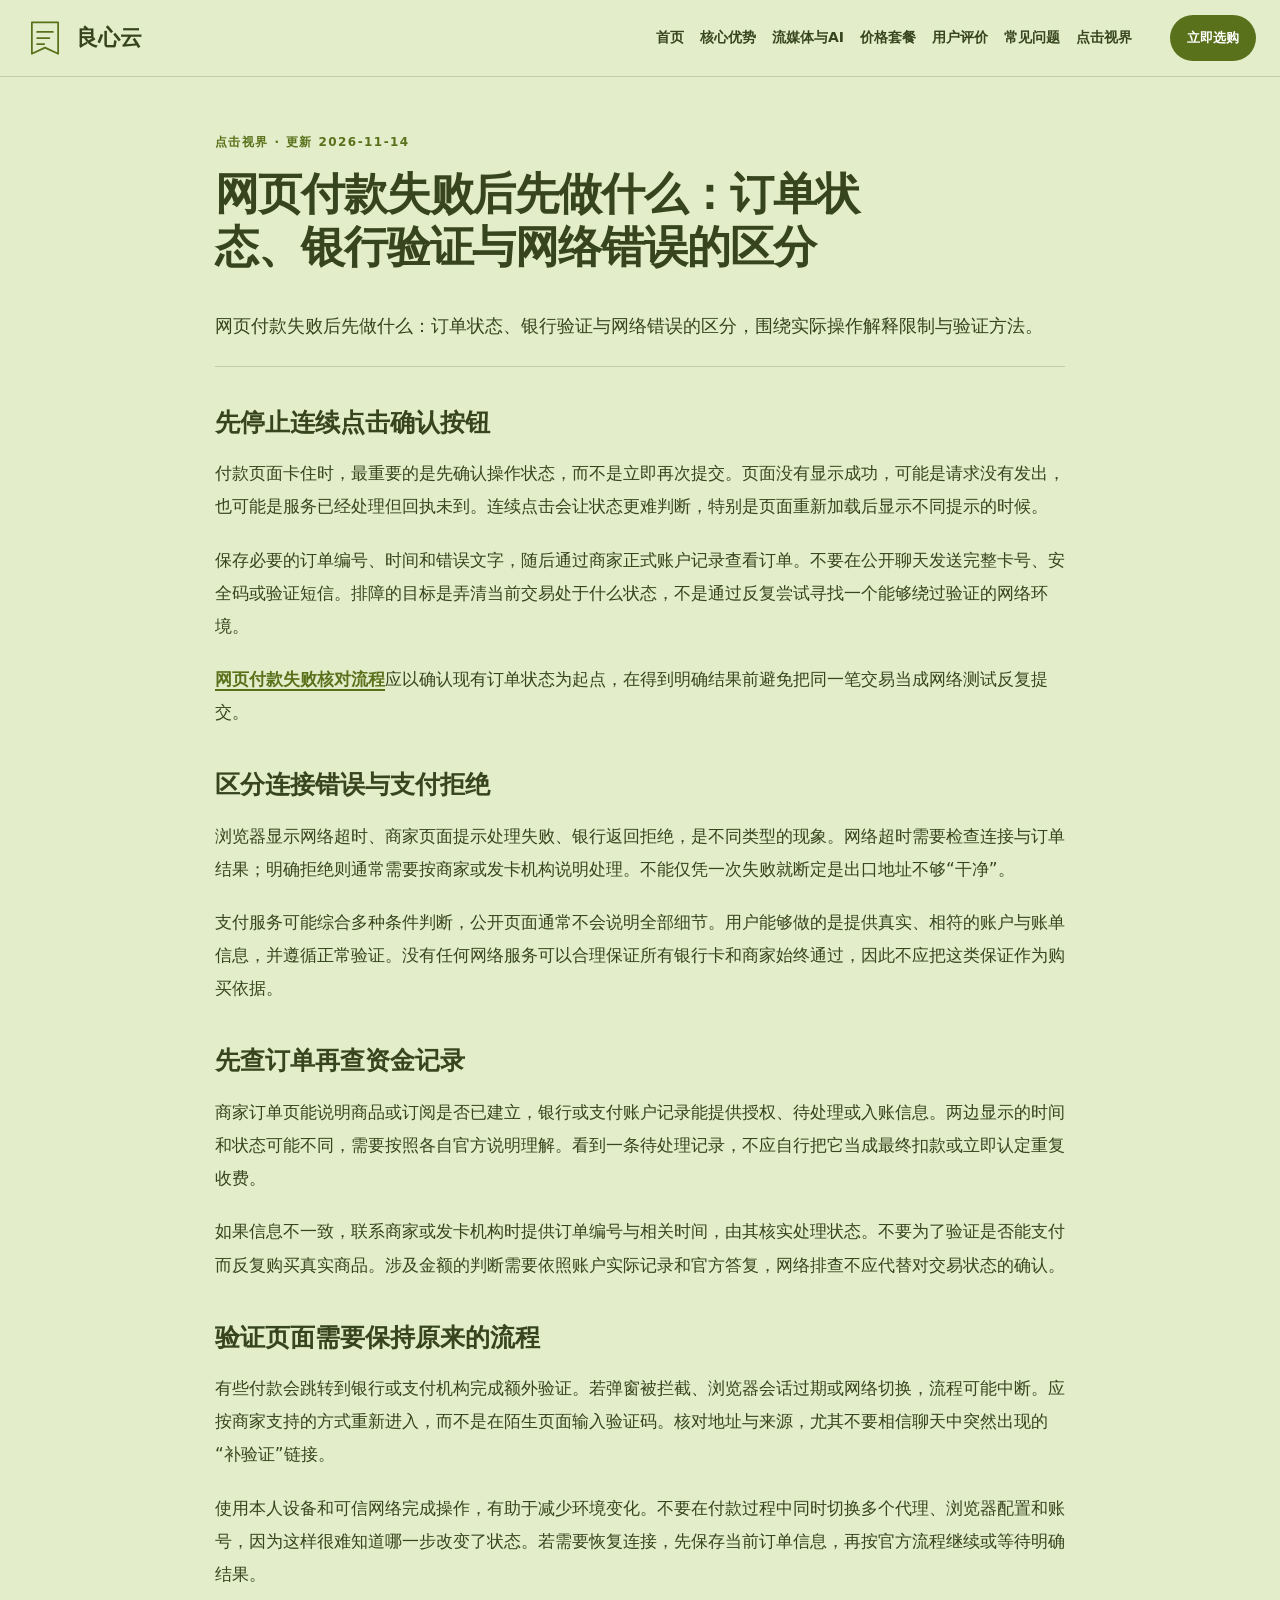
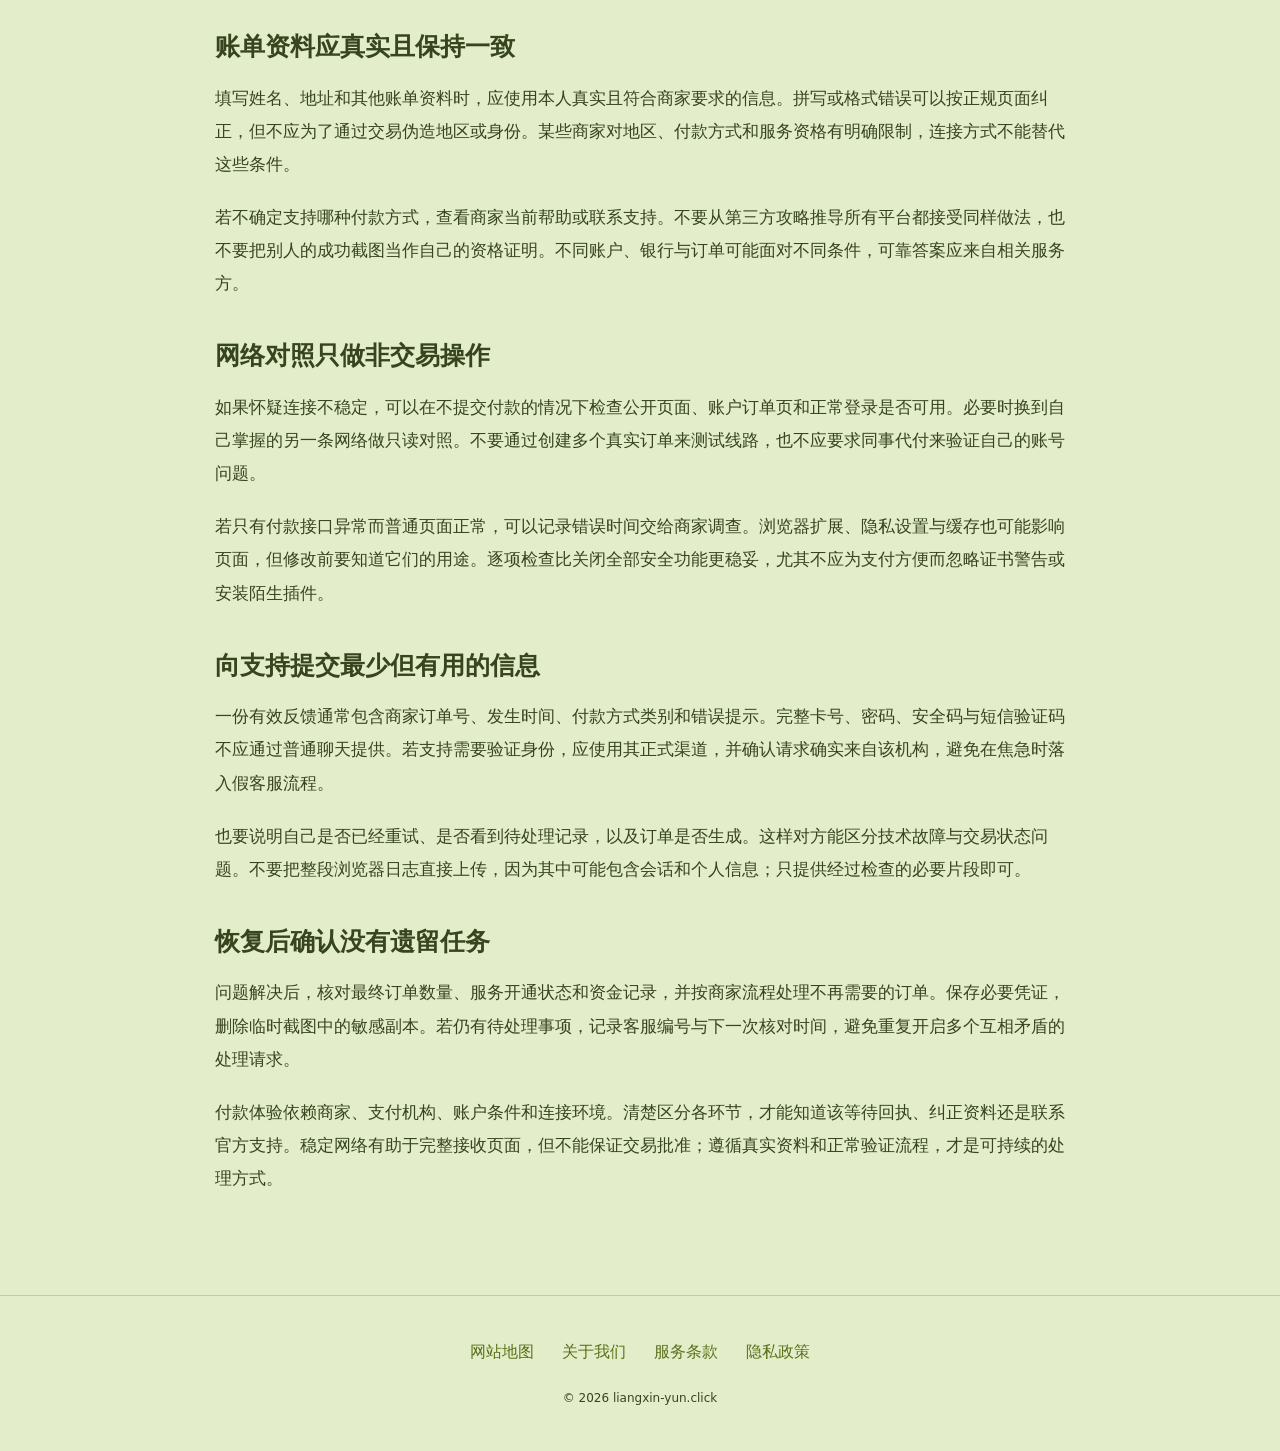
<file: liangxin-clean-ip-credit-card-payment-guide.html>
<!DOCTYPE html>
<html lang="zh-CN"><head><meta charset="UTF-8"><meta name="viewport" content="width=device-width,initial-scale=1"><title>网页付款失败后先做什么：订单状态、银行验证与网络错误的区分｜良心云</title><meta name="description" content="网页付款失败后先做什么：订单状态、银行验证与网络错误的区分，围绕实际操作解释限制与验证方法。"><meta name="keywords" content="良心云,网页付款失败后先做什么：订单状态、银行验证与网络错误的区分,先停止连续点击确认按钮,网络使用指南"><link rel="canonical" href="https://liangxin-yun.click/liangxin-clean-ip-credit-card-payment-guide.html"><meta property="og:type" content="article"><meta property="og:title" content="网页付款失败后先做什么：订单状态、银行验证与网络错误的区分｜良心云"><meta property="og:description" content="网页付款失败后先做什么：订单状态、银行验证与网络错误的区分，围绕实际操作解释限制与验证方法。"><meta property="og:url" content="https://liangxin-yun.click/liangxin-clean-ip-credit-card-payment-guide.html"><meta property="og:image" content="https://liangxin-yun.click/share.png"><meta property="og:locale" content="zh_CN"><link rel="icon" href="favicon.svg" type="image/svg+xml"><link rel="stylesheet" href="style.css"><script defer src="menu.js"></script><script type="application/ld+json">{"@context": "https://schema.org", "@type": "Article", "name": "网页付款失败后先做什么：订单状态、银行验证与网络错误的区分｜良心云", "url": "https://liangxin-yun.click/liangxin-clean-ip-credit-card-payment-guide.html", "description": "网页付款失败后先做什么：订单状态、银行验证与网络错误的区分，围绕实际操作解释限制与验证方法。", "inLanguage": "zh-CN", "headline": "网页付款失败后先做什么：订单状态、银行验证与网络错误的区分｜良心云", "dateModified": "2026-11-14", "image": "https://liangxin-yun.click/share.png"}</script></head><body class="site-10 hero-A review-1 faq-0 nav-1"><header class="site-header"><div class="nav-wrap"><a class="brand" href="index.html"><svg class="brand-mark" viewBox="0 0 48 48" aria-hidden="true"><path d="M9 6H39V42L24 35L9 42Z M15 17H33 M15 24H29 M15 31H23" fill="none" stroke="currentColor" stroke-width="2" stroke-linecap="round" stroke-linejoin="round"/></svg><span>良心云</span></a><nav id="site-menu" aria-label="主导航"><a href="index.html">首页</a><a href="index.html#features">核心优势</a><a href="index.html#streaming">流媒体与AI</a><a href="index.html#pricing">价格套餐</a><a href="index.html#testimonials">用户评价</a><a href="index.html#faq">常见问题</a><a href="click-insights.html">点击视界</a></nav><div class="nav-actions"><a class="button compact" href="https://ww012.twilightaff.com/#/?code=A56DH1Af" target="_blank" rel="sponsored nofollow noopener">立即选购</a><button type="button" class="menu-toggle" aria-label="切换主导航菜单" aria-controls="site-menu" aria-expanded="false"><span></span><span></span></button></div></div></header><main class="site-main"><article class="article-page"><header><span class="eyebrow">点击视界 · 更新 2026-11-14</span><h1>网页付款失败后先做什么：订单状态、银行验证与网络错误的区分</h1><p class="lead">网页付款失败后先做什么：订单状态、银行验证与网络错误的区分，围绕实际操作解释限制与验证方法。</p></header><div class="article-body"><h2>先停止连续点击确认按钮</h2><p>付款页面卡住时，最重要的是先确认操作状态，而不是立即再次提交。页面没有显示成功，可能是请求没有发出，也可能是服务已经处理但回执未到。连续点击会让状态更难判断，特别是页面重新加载后显示不同提示的时候。</p><p>保存必要的订单编号、时间和错误文字，随后通过商家正式账户记录查看订单。不要在公开聊天发送完整卡号、安全码或验证短信。排障的目标是弄清当前交易处于什么状态，不是通过反复尝试寻找一个能够绕过验证的网络环境。</p><p><a href="https://dajichang.mom/" target="_blank" rel="noopener">网页付款失败核对流程</a>应以确认现有订单状态为起点，在得到明确结果前避免把同一笔交易当成网络测试反复提交。</p><h2>区分连接错误与支付拒绝</h2><p>浏览器显示网络超时、商家页面提示处理失败、银行返回拒绝，是不同类型的现象。网络超时需要检查连接与订单结果；明确拒绝则通常需要按商家或发卡机构说明处理。不能仅凭一次失败就断定是出口地址不够“干净”。</p><p>支付服务可能综合多种条件判断，公开页面通常不会说明全部细节。用户能够做的是提供真实、相符的账户与账单信息，并遵循正常验证。没有任何网络服务可以合理保证所有银行卡和商家始终通过，因此不应把这类保证作为购买依据。</p><h2>先查订单再查资金记录</h2><p>商家订单页能说明商品或订阅是否已建立，银行或支付账户记录能提供授权、待处理或入账信息。两边显示的时间和状态可能不同，需要按照各自官方说明理解。看到一条待处理记录，不应自行把它当成最终扣款或立即认定重复收费。</p><p>如果信息不一致，联系商家或发卡机构时提供订单编号与相关时间，由其核实处理状态。不要为了验证是否能支付而反复购买真实商品。涉及金额的判断需要依照账户实际记录和官方答复，网络排查不应代替对交易状态的确认。</p><h2>验证页面需要保持原来的流程</h2><p>有些付款会跳转到银行或支付机构完成额外验证。若弹窗被拦截、浏览器会话过期或网络切换，流程可能中断。应按商家支持的方式重新进入，而不是在陌生页面输入验证码。核对地址与来源，尤其不要相信聊天中突然出现的“补验证”链接。</p><p>使用本人设备和可信网络完成操作，有助于减少环境变化。不要在付款过程中同时切换多个代理、浏览器配置和账号，因为这样很难知道哪一步改变了状态。若需要恢复连接，先保存当前订单信息，再按官方流程继续或等待明确结果。</p><h2>账单资料应真实且保持一致</h2><p>填写姓名、地址和其他账单资料时，应使用本人真实且符合商家要求的信息。拼写或格式错误可以按正规页面纠正，但不应为了通过交易伪造地区或身份。某些商家对地区、付款方式和服务资格有明确限制，连接方式不能替代这些条件。</p><p>若不确定支持哪种付款方式，查看商家当前帮助或联系支持。不要从第三方攻略推导所有平台都接受同样做法，也不要把别人的成功截图当作自己的资格证明。不同账户、银行与订单可能面对不同条件，可靠答案应来自相关服务方。</p><h2>网络对照只做非交易操作</h2><p>如果怀疑连接不稳定，可以在不提交付款的情况下检查公开页面、账户订单页和正常登录是否可用。必要时换到自己掌握的另一条网络做只读对照。不要通过创建多个真实订单来测试线路，也不应要求同事代付来验证自己的账号问题。</p><p>若只有付款接口异常而普通页面正常，可以记录错误时间交给商家调查。浏览器扩展、隐私设置与缓存也可能影响页面，但修改前要知道它们的用途。逐项检查比关闭全部安全功能更稳妥，尤其不应为支付方便而忽略证书警告或安装陌生插件。</p><h2>向支持提交最少但有用的信息</h2><p>一份有效反馈通常包含商家订单号、发生时间、付款方式类别和错误提示。完整卡号、密码、安全码与短信验证码不应通过普通聊天提供。若支持需要验证身份，应使用其正式渠道，并确认请求确实来自该机构，避免在焦急时落入假客服流程。</p><p>也要说明自己是否已经重试、是否看到待处理记录，以及订单是否生成。这样对方能区分技术故障与交易状态问题。不要把整段浏览器日志直接上传，因为其中可能包含会话和个人信息；只提供经过检查的必要片段即可。</p><h2>恢复后确认没有遗留任务</h2><p>问题解决后，核对最终订单数量、服务开通状态和资金记录，并按商家流程处理不再需要的订单。保存必要凭证，删除临时截图中的敏感副本。若仍有待处理事项，记录客服编号与下一次核对时间，避免重复开启多个互相矛盾的处理请求。</p><p>付款体验依赖商家、支付机构、账户条件和连接环境。清楚区分各环节，才能知道该等待回执、纠正资料还是联系官方支持。稳定网络有助于完整接收页面，但不能保证交易批准；遵循真实资料和正常验证流程，才是可持续的处理方式。</p></div></article></main><footer class="site-footer"><nav aria-label="页脚导航"><a href="sitemap.html">网站地图</a><a href="about.html">关于我们</a><a href="terms.html">服务条款</a><a href="privacy.html">隐私政策</a></nav><p>© 2026 liangxin-yun.click</p></footer></body></html>
</file>
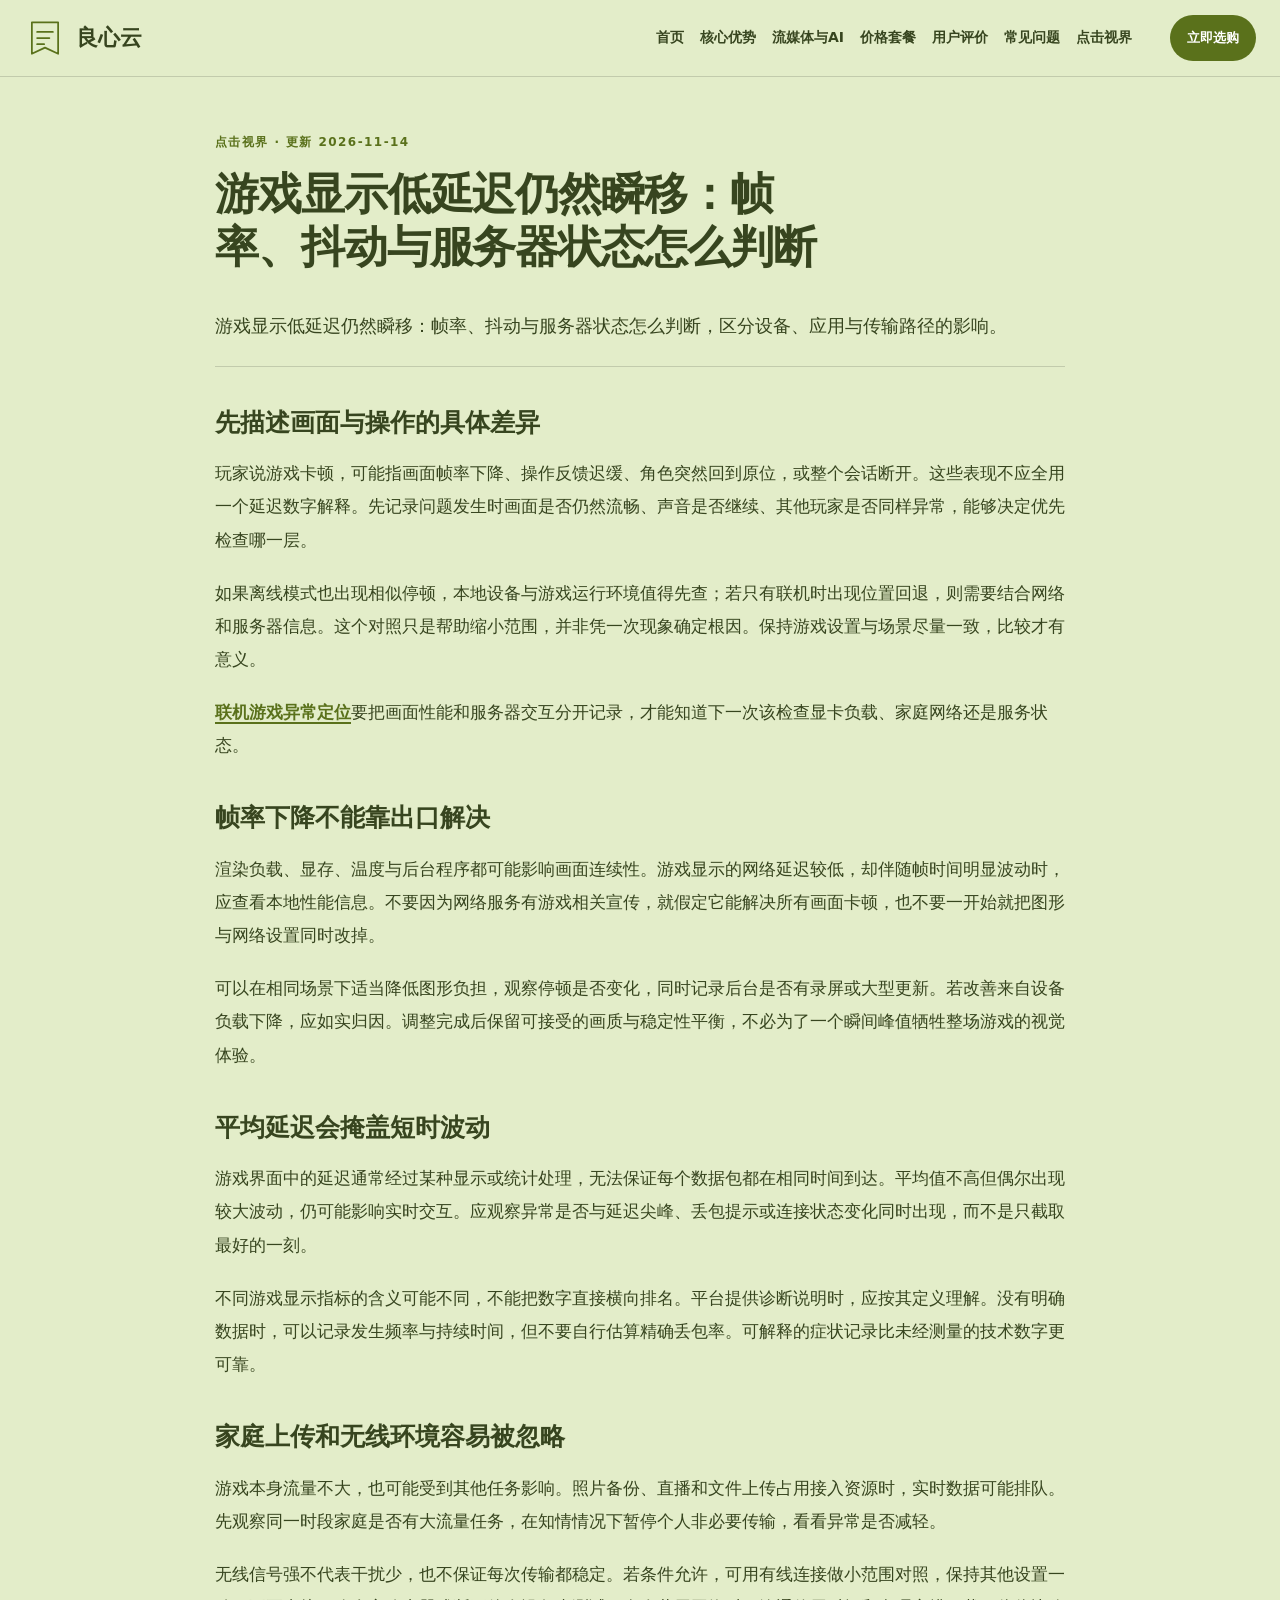
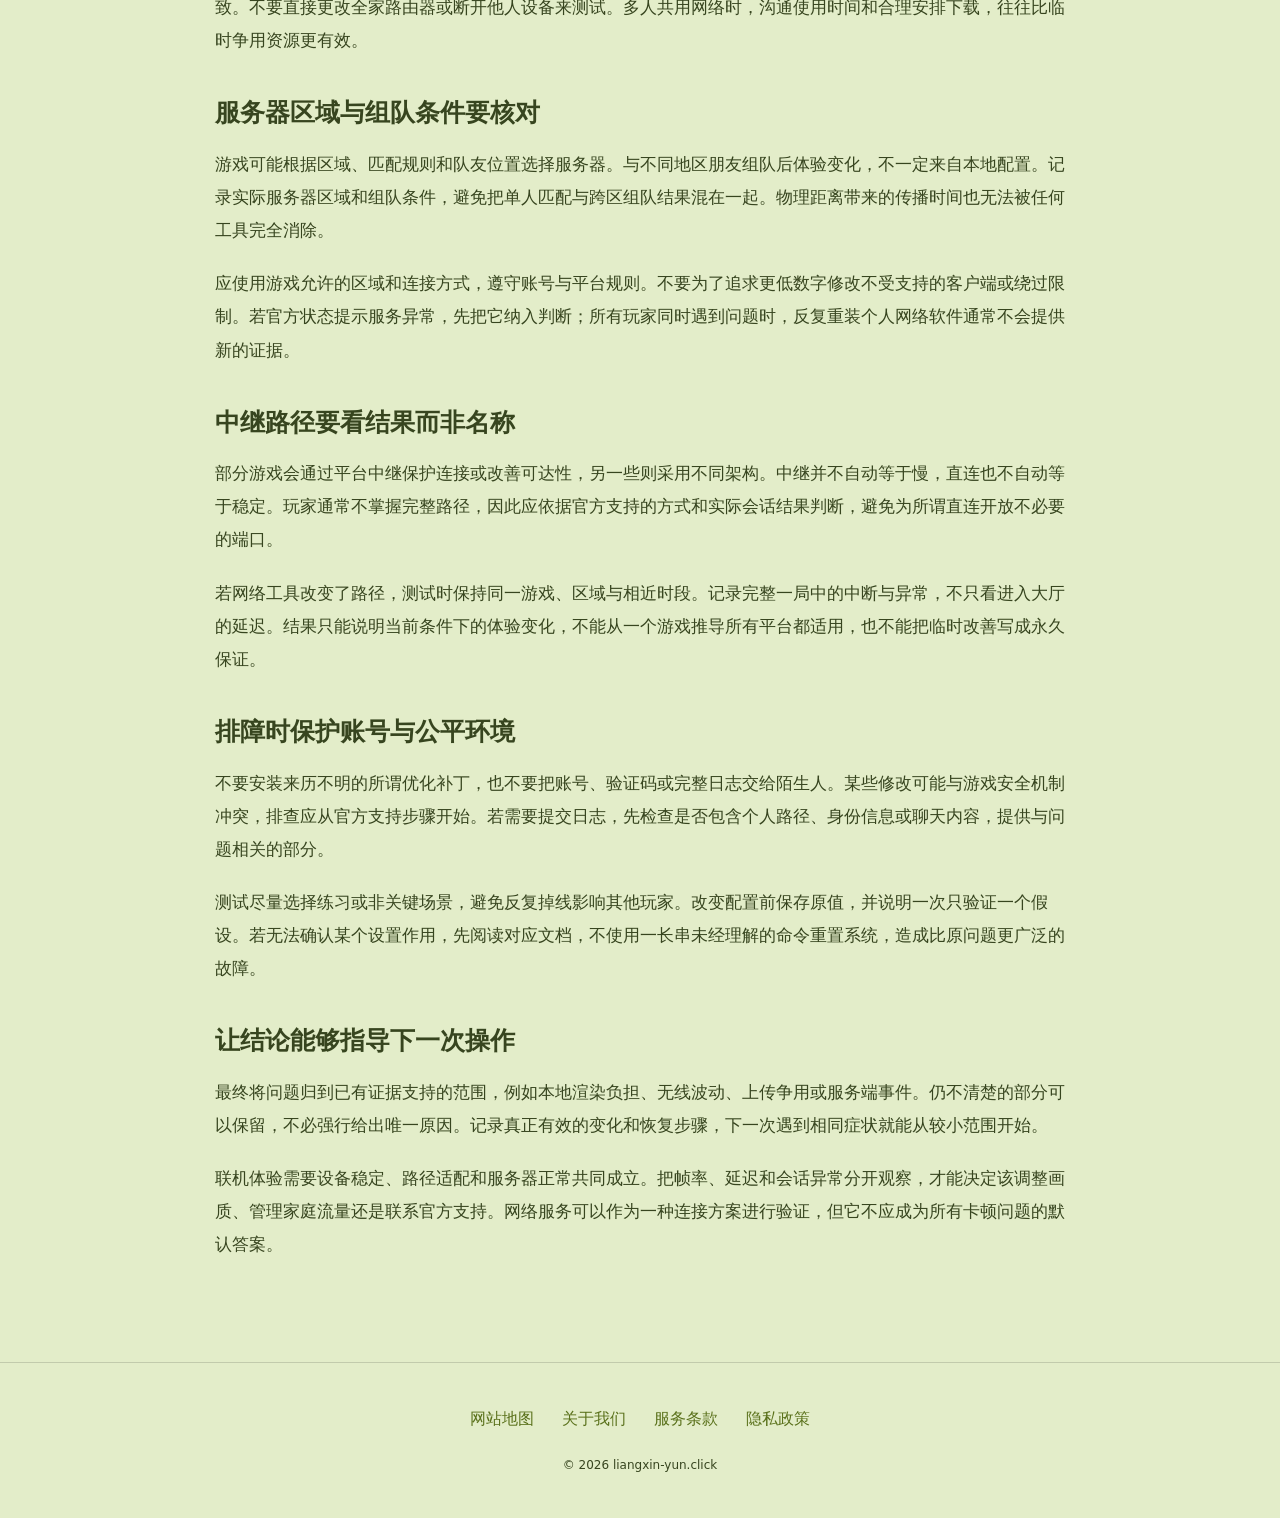
<file: liangxin-global-gaming-rtt-jitter-reduction.html>
<!DOCTYPE html>
<html lang="zh-CN"><head><meta charset="UTF-8"><meta name="viewport" content="width=device-width,initial-scale=1"><title>游戏显示低延迟仍然瞬移：帧率、抖动与服务器状态怎么判断｜良心云</title><meta name="description" content="游戏显示低延迟仍然瞬移：帧率、抖动与服务器状态怎么判断，区分设备、应用与传输路径的影响。"><meta name="keywords" content="良心云,游戏显示低延迟仍然瞬移：帧率、抖动与服务器状态怎么判断,先描述画面与操作的具体差异,网络使用指南"><link rel="canonical" href="https://liangxin-yun.click/liangxin-global-gaming-rtt-jitter-reduction.html"><meta property="og:type" content="article"><meta property="og:title" content="游戏显示低延迟仍然瞬移：帧率、抖动与服务器状态怎么判断｜良心云"><meta property="og:description" content="游戏显示低延迟仍然瞬移：帧率、抖动与服务器状态怎么判断，区分设备、应用与传输路径的影响。"><meta property="og:url" content="https://liangxin-yun.click/liangxin-global-gaming-rtt-jitter-reduction.html"><meta property="og:image" content="https://liangxin-yun.click/share.png"><meta property="og:locale" content="zh_CN"><link rel="icon" href="favicon.svg" type="image/svg+xml"><link rel="stylesheet" href="style.css"><script defer src="menu.js"></script><script type="application/ld+json">{"@context": "https://schema.org", "@type": "Article", "name": "游戏显示低延迟仍然瞬移：帧率、抖动与服务器状态怎么判断｜良心云", "url": "https://liangxin-yun.click/liangxin-global-gaming-rtt-jitter-reduction.html", "description": "游戏显示低延迟仍然瞬移：帧率、抖动与服务器状态怎么判断，区分设备、应用与传输路径的影响。", "inLanguage": "zh-CN", "headline": "游戏显示低延迟仍然瞬移：帧率、抖动与服务器状态怎么判断｜良心云", "dateModified": "2026-11-14", "image": "https://liangxin-yun.click/share.png"}</script></head><body class="site-10 hero-A review-1 faq-0 nav-1"><header class="site-header"><div class="nav-wrap"><a class="brand" href="index.html"><svg class="brand-mark" viewBox="0 0 48 48" aria-hidden="true"><path d="M9 6H39V42L24 35L9 42Z M15 17H33 M15 24H29 M15 31H23" fill="none" stroke="currentColor" stroke-width="2" stroke-linecap="round" stroke-linejoin="round"/></svg><span>良心云</span></a><nav id="site-menu" aria-label="主导航"><a href="index.html">首页</a><a href="index.html#features">核心优势</a><a href="index.html#streaming">流媒体与AI</a><a href="index.html#pricing">价格套餐</a><a href="index.html#testimonials">用户评价</a><a href="index.html#faq">常见问题</a><a href="click-insights.html">点击视界</a></nav><div class="nav-actions"><a class="button compact" href="https://ww012.twilightaff.com/#/?code=A56DH1Af" target="_blank" rel="sponsored nofollow noopener">立即选购</a><button type="button" class="menu-toggle" aria-label="切换主导航菜单" aria-controls="site-menu" aria-expanded="false"><span></span><span></span></button></div></div></header><main class="site-main"><article class="article-page"><header><span class="eyebrow">点击视界 · 更新 2026-11-14</span><h1>游戏显示低延迟仍然瞬移：帧率、抖动与服务器状态怎么判断</h1><p class="lead">游戏显示低延迟仍然瞬移：帧率、抖动与服务器状态怎么判断，区分设备、应用与传输路径的影响。</p></header><div class="article-body"><h2>先描述画面与操作的具体差异</h2><p>玩家说游戏卡顿，可能指画面帧率下降、操作反馈迟缓、角色突然回到原位，或整个会话断开。这些表现不应全用一个延迟数字解释。先记录问题发生时画面是否仍然流畅、声音是否继续、其他玩家是否同样异常，能够决定优先检查哪一层。</p><p>如果离线模式也出现相似停顿，本地设备与游戏运行环境值得先查；若只有联机时出现位置回退，则需要结合网络和服务器信息。这个对照只是帮助缩小范围，并非凭一次现象确定根因。保持游戏设置与场景尽量一致，比较才有意义。</p><p><a href="https://dajichang.mom/" target="_blank" rel="noopener">联机游戏异常定位</a>要把画面性能和服务器交互分开记录，才能知道下一次该检查显卡负载、家庭网络还是服务状态。</p><h2>帧率下降不能靠出口解决</h2><p>渲染负载、显存、温度与后台程序都可能影响画面连续性。游戏显示的网络延迟较低，却伴随帧时间明显波动时，应查看本地性能信息。不要因为网络服务有游戏相关宣传，就假定它能解决所有画面卡顿，也不要一开始就把图形与网络设置同时改掉。</p><p>可以在相同场景下适当降低图形负担，观察停顿是否变化，同时记录后台是否有录屏或大型更新。若改善来自设备负载下降，应如实归因。调整完成后保留可接受的画质与稳定性平衡，不必为了一个瞬间峰值牺牲整场游戏的视觉体验。</p><h2>平均延迟会掩盖短时波动</h2><p>游戏界面中的延迟通常经过某种显示或统计处理，无法保证每个数据包都在相同时间到达。平均值不高但偶尔出现较大波动，仍可能影响实时交互。应观察异常是否与延迟尖峰、丢包提示或连接状态变化同时出现，而不是只截取最好的一刻。</p><p>不同游戏显示指标的含义可能不同，不能把数字直接横向排名。平台提供诊断说明时，应按其定义理解。没有明确数据时，可以记录发生频率与持续时间，但不要自行估算精确丢包率。可解释的症状记录比未经测量的技术数字更可靠。</p><h2>家庭上传和无线环境容易被忽略</h2><p>游戏本身流量不大，也可能受到其他任务影响。照片备份、直播和文件上传占用接入资源时，实时数据可能排队。先观察同一时段家庭是否有大流量任务，在知情情况下暂停个人非必要传输，看看异常是否减轻。</p><p>无线信号强不代表干扰少，也不保证每次传输都稳定。若条件允许，可用有线连接做小范围对照，保持其他设置一致。不要直接更改全家路由器或断开他人设备来测试。多人共用网络时，沟通使用时间和合理安排下载，往往比临时争用资源更有效。</p><h2>服务器区域与组队条件要核对</h2><p>游戏可能根据区域、匹配规则和队友位置选择服务器。与不同地区朋友组队后体验变化，不一定来自本地配置。记录实际服务器区域和组队条件，避免把单人匹配与跨区组队结果混在一起。物理距离带来的传播时间也无法被任何工具完全消除。</p><p>应使用游戏允许的区域和连接方式，遵守账号与平台规则。不要为了追求更低数字修改不受支持的客户端或绕过限制。若官方状态提示服务异常，先把它纳入判断；所有玩家同时遇到问题时，反复重装个人网络软件通常不会提供新的证据。</p><h2>中继路径要看结果而非名称</h2><p>部分游戏会通过平台中继保护连接或改善可达性，另一些则采用不同架构。中继并不自动等于慢，直连也不自动等于稳定。玩家通常不掌握完整路径，因此应依据官方支持的方式和实际会话结果判断，避免为所谓直连开放不必要的端口。</p><p>若网络工具改变了路径，测试时保持同一游戏、区域与相近时段。记录完整一局中的中断与异常，不只看进入大厅的延迟。结果只能说明当前条件下的体验变化，不能从一个游戏推导所有平台都适用，也不能把临时改善写成永久保证。</p><h2>排障时保护账号与公平环境</h2><p>不要安装来历不明的所谓优化补丁，也不要把账号、验证码或完整日志交给陌生人。某些修改可能与游戏安全机制冲突，排查应从官方支持步骤开始。若需要提交日志，先检查是否包含个人路径、身份信息或聊天内容，提供与问题相关的部分。</p><p>测试尽量选择练习或非关键场景，避免反复掉线影响其他玩家。改变配置前保存原值，并说明一次只验证一个假设。若无法确认某个设置作用，先阅读对应文档，不使用一长串未经理解的命令重置系统，造成比原问题更广泛的故障。</p><h2>让结论能够指导下一次操作</h2><p>最终将问题归到已有证据支持的范围，例如本地渲染负担、无线波动、上传争用或服务端事件。仍不清楚的部分可以保留，不必强行给出唯一原因。记录真正有效的变化和恢复步骤，下一次遇到相同症状就能从较小范围开始。</p><p>联机体验需要设备稳定、路径适配和服务器正常共同成立。把帧率、延迟和会话异常分开观察，才能决定该调整画质、管理家庭流量还是联系官方支持。网络服务可以作为一种连接方案进行验证，但它不应成为所有卡顿问题的默认答案。</p></div></article></main><footer class="site-footer"><nav aria-label="页脚导航"><a href="sitemap.html">网站地图</a><a href="about.html">关于我们</a><a href="terms.html">服务条款</a><a href="privacy.html">隐私政策</a></nav><p>© 2026 liangxin-yun.click</p></footer></body></html>
</file>
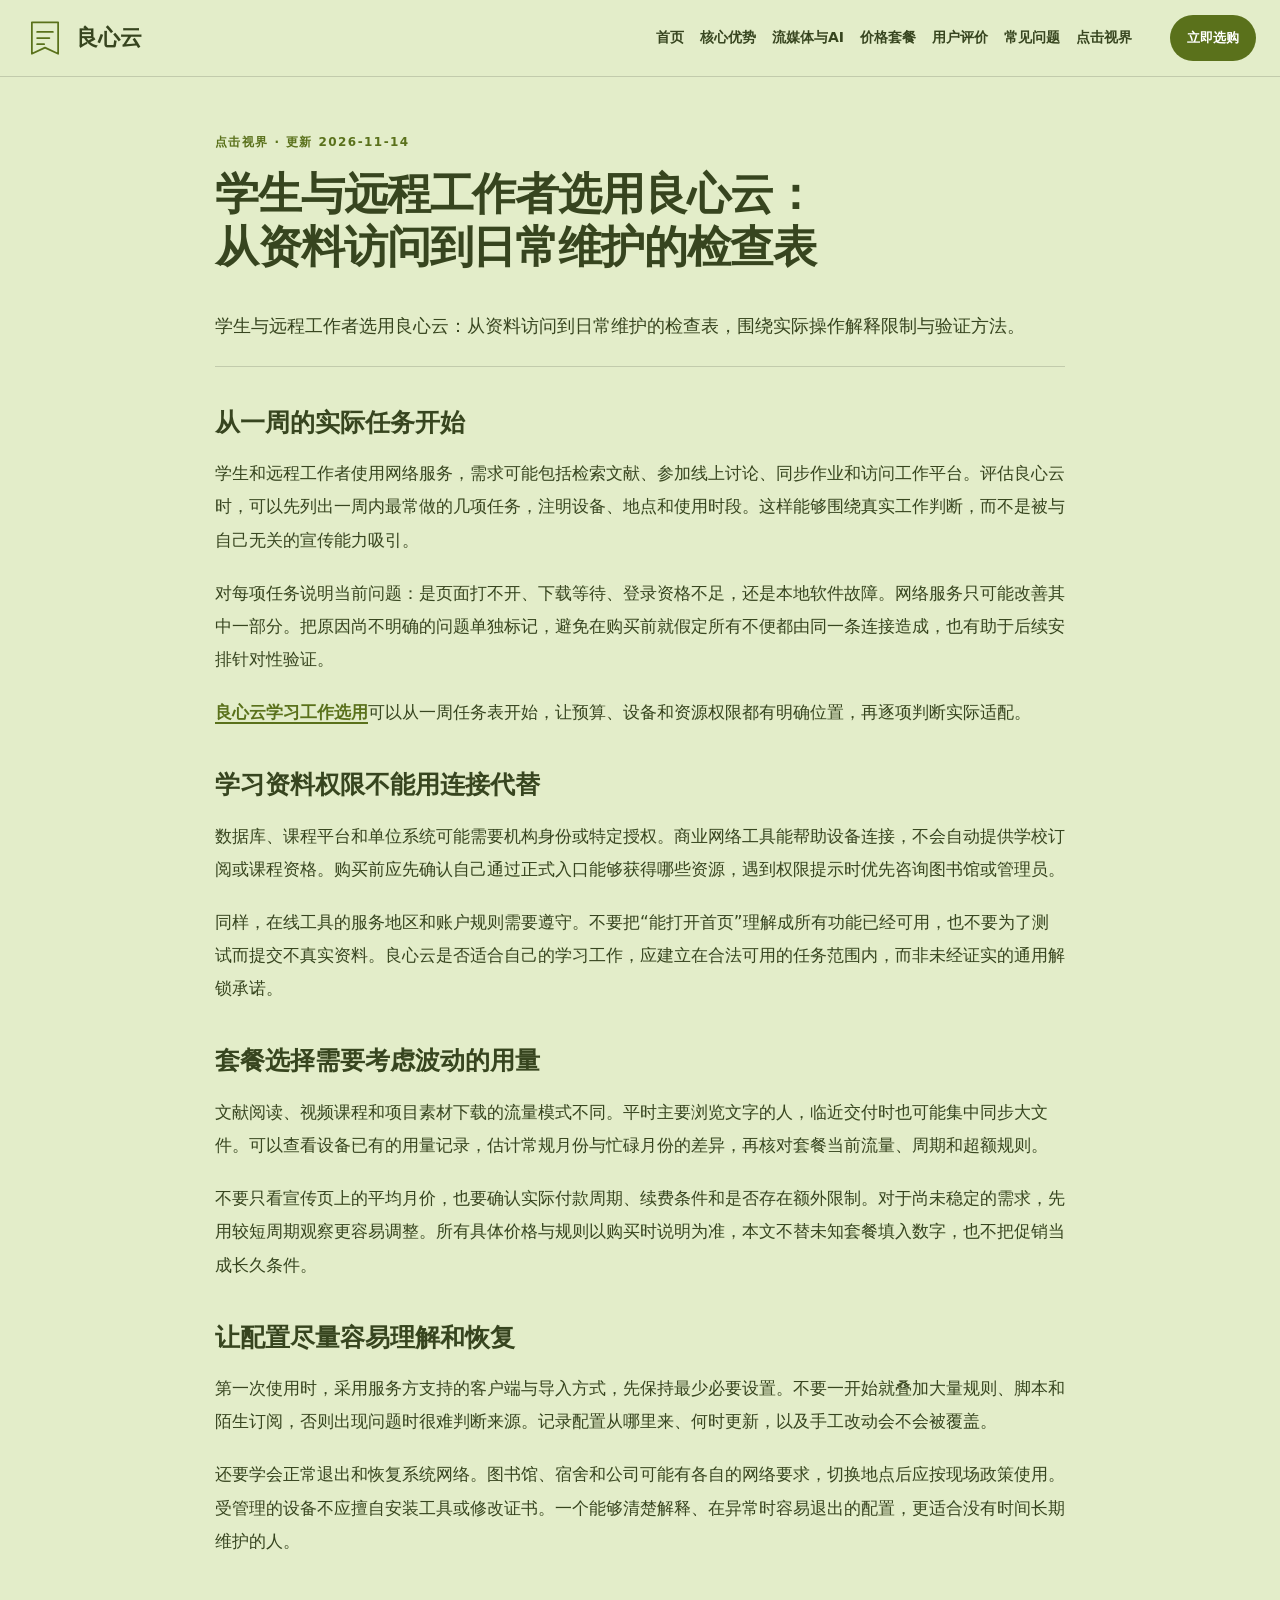
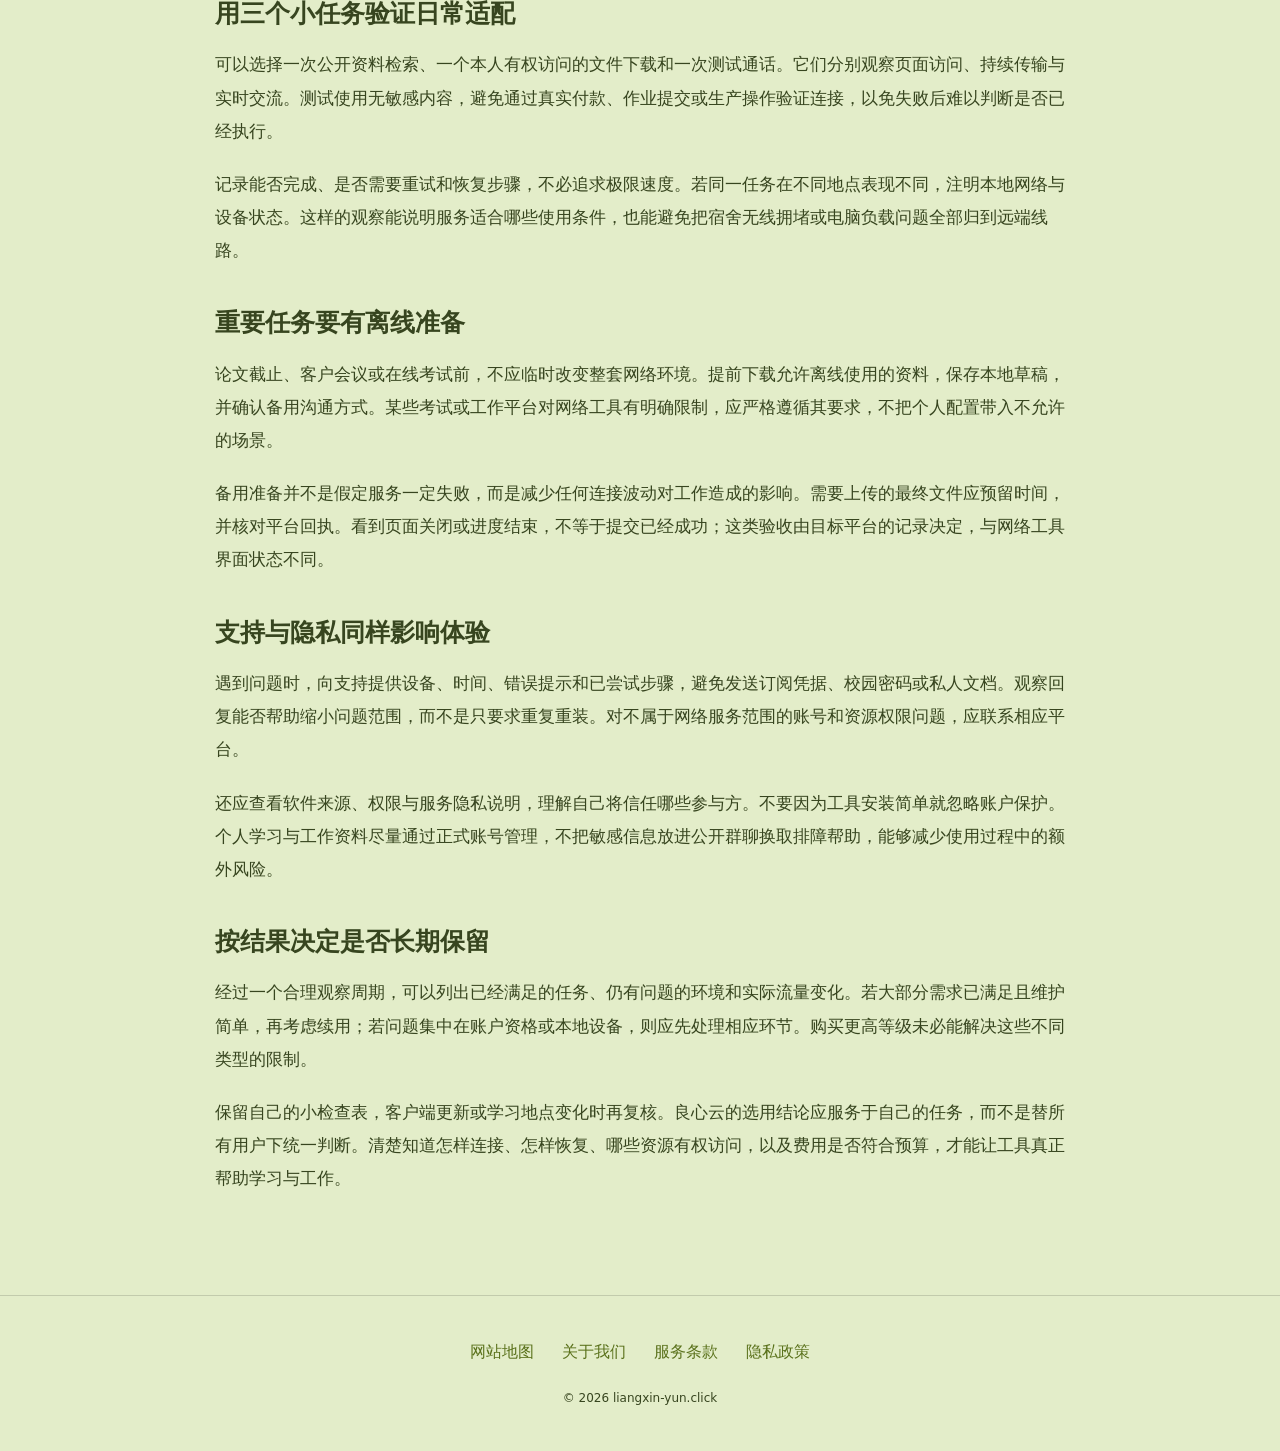
<file: liangxin-minimalist-clash-config-optimization.html>
<!DOCTYPE html>
<html lang="zh-CN"><head><meta charset="UTF-8"><meta name="viewport" content="width=device-width,initial-scale=1"><title>学生与远程工作者选用良心云：从资料访问到日常维护的检查表｜良心云</title><meta name="description" content="学生与远程工作者选用良心云：从资料访问到日常维护的检查表，围绕实际操作解释限制与验证方法。"><meta name="keywords" content="良心云,学生与远程工作者选用良心云：从资料访问到日常维护的检查表,从一周的实际任务开始,网络使用指南"><link rel="canonical" href="https://liangxin-yun.click/liangxin-minimalist-clash-config-optimization.html"><meta property="og:type" content="article"><meta property="og:title" content="学生与远程工作者选用良心云：从资料访问到日常维护的检查表｜良心云"><meta property="og:description" content="学生与远程工作者选用良心云：从资料访问到日常维护的检查表，围绕实际操作解释限制与验证方法。"><meta property="og:url" content="https://liangxin-yun.click/liangxin-minimalist-clash-config-optimization.html"><meta property="og:image" content="https://liangxin-yun.click/share.png"><meta property="og:locale" content="zh_CN"><link rel="icon" href="favicon.svg" type="image/svg+xml"><link rel="stylesheet" href="style.css"><script defer src="menu.js"></script><script type="application/ld+json">{"@context": "https://schema.org", "@type": "Article", "name": "学生与远程工作者选用良心云：从资料访问到日常维护的检查表｜良心云", "url": "https://liangxin-yun.click/liangxin-minimalist-clash-config-optimization.html", "description": "学生与远程工作者选用良心云：从资料访问到日常维护的检查表，围绕实际操作解释限制与验证方法。", "inLanguage": "zh-CN", "headline": "学生与远程工作者选用良心云：从资料访问到日常维护的检查表｜良心云", "dateModified": "2026-11-14", "image": "https://liangxin-yun.click/share.png"}</script></head><body class="site-10 hero-A review-1 faq-0 nav-1"><header class="site-header"><div class="nav-wrap"><a class="brand" href="index.html"><svg class="brand-mark" viewBox="0 0 48 48" aria-hidden="true"><path d="M9 6H39V42L24 35L9 42Z M15 17H33 M15 24H29 M15 31H23" fill="none" stroke="currentColor" stroke-width="2" stroke-linecap="round" stroke-linejoin="round"/></svg><span>良心云</span></a><nav id="site-menu" aria-label="主导航"><a href="index.html">首页</a><a href="index.html#features">核心优势</a><a href="index.html#streaming">流媒体与AI</a><a href="index.html#pricing">价格套餐</a><a href="index.html#testimonials">用户评价</a><a href="index.html#faq">常见问题</a><a href="click-insights.html">点击视界</a></nav><div class="nav-actions"><a class="button compact" href="https://ww012.twilightaff.com/#/?code=A56DH1Af" target="_blank" rel="sponsored nofollow noopener">立即选购</a><button type="button" class="menu-toggle" aria-label="切换主导航菜单" aria-controls="site-menu" aria-expanded="false"><span></span><span></span></button></div></div></header><main class="site-main"><article class="article-page"><header><span class="eyebrow">点击视界 · 更新 2026-11-14</span><h1>学生与远程工作者选用良心云：从资料访问到日常维护的检查表</h1><p class="lead">学生与远程工作者选用良心云：从资料访问到日常维护的检查表，围绕实际操作解释限制与验证方法。</p></header><div class="article-body"><h2>从一周的实际任务开始</h2><p>学生和远程工作者使用网络服务，需求可能包括检索文献、参加线上讨论、同步作业和访问工作平台。评估良心云时，可以先列出一周内最常做的几项任务，注明设备、地点和使用时段。这样能够围绕真实工作判断，而不是被与自己无关的宣传能力吸引。</p><p>对每项任务说明当前问题：是页面打不开、下载等待、登录资格不足，还是本地软件故障。网络服务只可能改善其中一部分。把原因尚不明确的问题单独标记，避免在购买前就假定所有不便都由同一条连接造成，也有助于后续安排针对性验证。</p><p><a href="index.html">良心云学习工作选用</a>可以从一周任务表开始，让预算、设备和资源权限都有明确位置，再逐项判断实际适配。</p><h2>学习资料权限不能用连接代替</h2><p>数据库、课程平台和单位系统可能需要机构身份或特定授权。商业网络工具能帮助设备连接，不会自动提供学校订阅或课程资格。购买前应先确认自己通过正式入口能够获得哪些资源，遇到权限提示时优先咨询图书馆或管理员。</p><p>同样，在线工具的服务地区和账户规则需要遵守。不要把“能打开首页”理解成所有功能已经可用，也不要为了测试而提交不真实资料。良心云是否适合自己的学习工作，应建立在合法可用的任务范围内，而非未经证实的通用解锁承诺。</p><h2>套餐选择需要考虑波动的用量</h2><p>文献阅读、视频课程和项目素材下载的流量模式不同。平时主要浏览文字的人，临近交付时也可能集中同步大文件。可以查看设备已有的用量记录，估计常规月份与忙碌月份的差异，再核对套餐当前流量、周期和超额规则。</p><p>不要只看宣传页上的平均月价，也要确认实际付款周期、续费条件和是否存在额外限制。对于尚未稳定的需求，先用较短周期观察更容易调整。所有具体价格与规则以购买时说明为准，本文不替未知套餐填入数字，也不把促销当成长久条件。</p><h2>让配置尽量容易理解和恢复</h2><p>第一次使用时，采用服务方支持的客户端与导入方式，先保持最少必要设置。不要一开始就叠加大量规则、脚本和陌生订阅，否则出现问题时很难判断来源。记录配置从哪里来、何时更新，以及手工改动会不会被覆盖。</p><p>还要学会正常退出和恢复系统网络。图书馆、宿舍和公司可能有各自的网络要求，切换地点后应按现场政策使用。受管理的设备不应擅自安装工具或修改证书。一个能够清楚解释、在异常时容易退出的配置，更适合没有时间长期维护的人。</p><h2>用三个小任务验证日常适配</h2><p>可以选择一次公开资料检索、一个本人有权访问的文件下载和一次测试通话。它们分别观察页面访问、持续传输与实时交流。测试使用无敏感内容，避免通过真实付款、作业提交或生产操作验证连接，以免失败后难以判断是否已经执行。</p><p>记录能否完成、是否需要重试和恢复步骤，不必追求极限速度。若同一任务在不同地点表现不同，注明本地网络与设备状态。这样的观察能说明服务适合哪些使用条件，也能避免把宿舍无线拥堵或电脑负载问题全部归到远端线路。</p><h2>重要任务要有离线准备</h2><p>论文截止、客户会议或在线考试前，不应临时改变整套网络环境。提前下载允许离线使用的资料，保存本地草稿，并确认备用沟通方式。某些考试或工作平台对网络工具有明确限制，应严格遵循其要求，不把个人配置带入不允许的场景。</p><p>备用准备并不是假定服务一定失败，而是减少任何连接波动对工作造成的影响。需要上传的最终文件应预留时间，并核对平台回执。看到页面关闭或进度结束，不等于提交已经成功；这类验收由目标平台的记录决定，与网络工具界面状态不同。</p><h2>支持与隐私同样影响体验</h2><p>遇到问题时，向支持提供设备、时间、错误提示和已尝试步骤，避免发送订阅凭据、校园密码或私人文档。观察回复能否帮助缩小问题范围，而不是只要求重复重装。对不属于网络服务范围的账号和资源权限问题，应联系相应平台。</p><p>还应查看软件来源、权限与服务隐私说明，理解自己将信任哪些参与方。不要因为工具安装简单就忽略账户保护。个人学习与工作资料尽量通过正式账号管理，不把敏感信息放进公开群聊换取排障帮助，能够减少使用过程中的额外风险。</p><h2>按结果决定是否长期保留</h2><p>经过一个合理观察周期，可以列出已经满足的任务、仍有问题的环境和实际流量变化。若大部分需求已满足且维护简单，再考虑续用；若问题集中在账户资格或本地设备，则应先处理相应环节。购买更高等级未必能解决这些不同类型的限制。</p><p>保留自己的小检查表，客户端更新或学习地点变化时再复核。良心云的选用结论应服务于自己的任务，而不是替所有用户下统一判断。清楚知道怎样连接、怎样恢复、哪些资源有权访问，以及费用是否符合预算，才能让工具真正帮助学习与工作。</p></div></article></main><footer class="site-footer"><nav aria-label="页脚导航"><a href="sitemap.html">网站地图</a><a href="about.html">关于我们</a><a href="terms.html">服务条款</a><a href="privacy.html">隐私政策</a></nav><p>© 2026 liangxin-yun.click</p></footer></body></html>
</file>
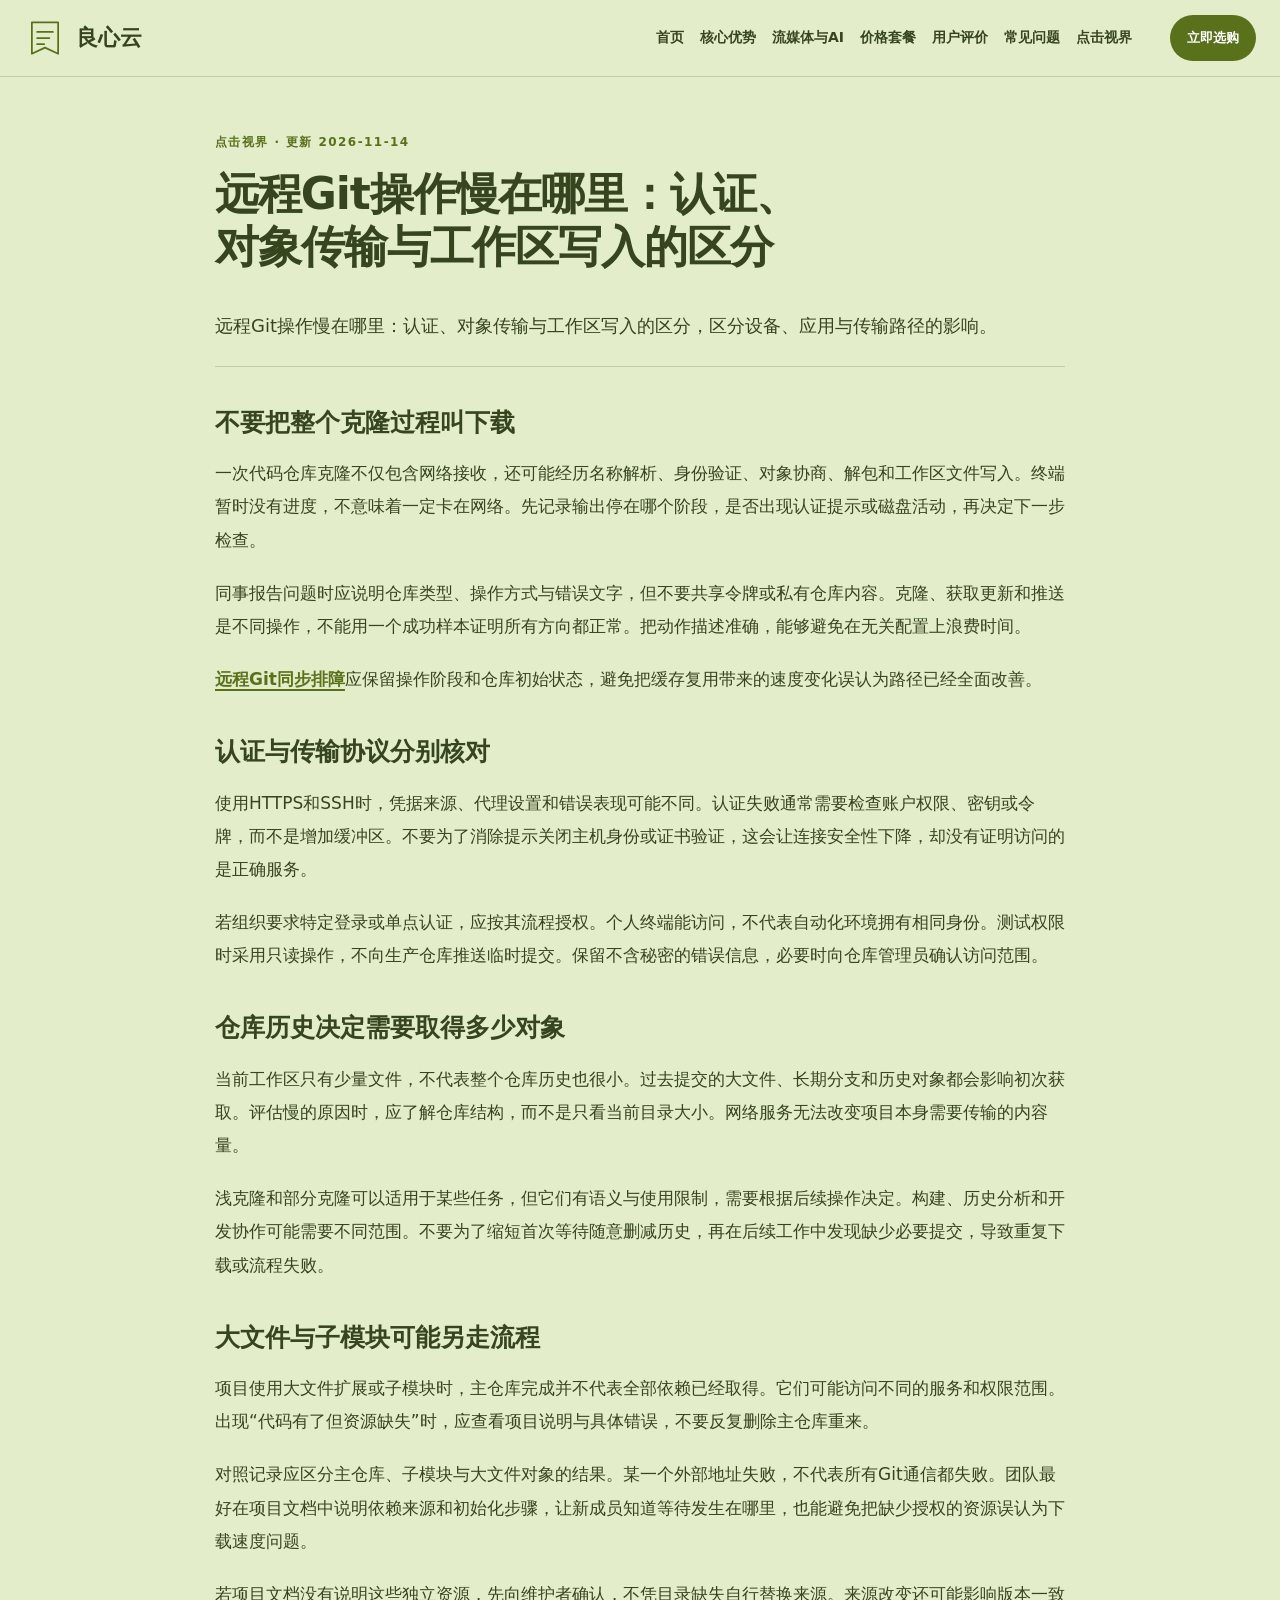
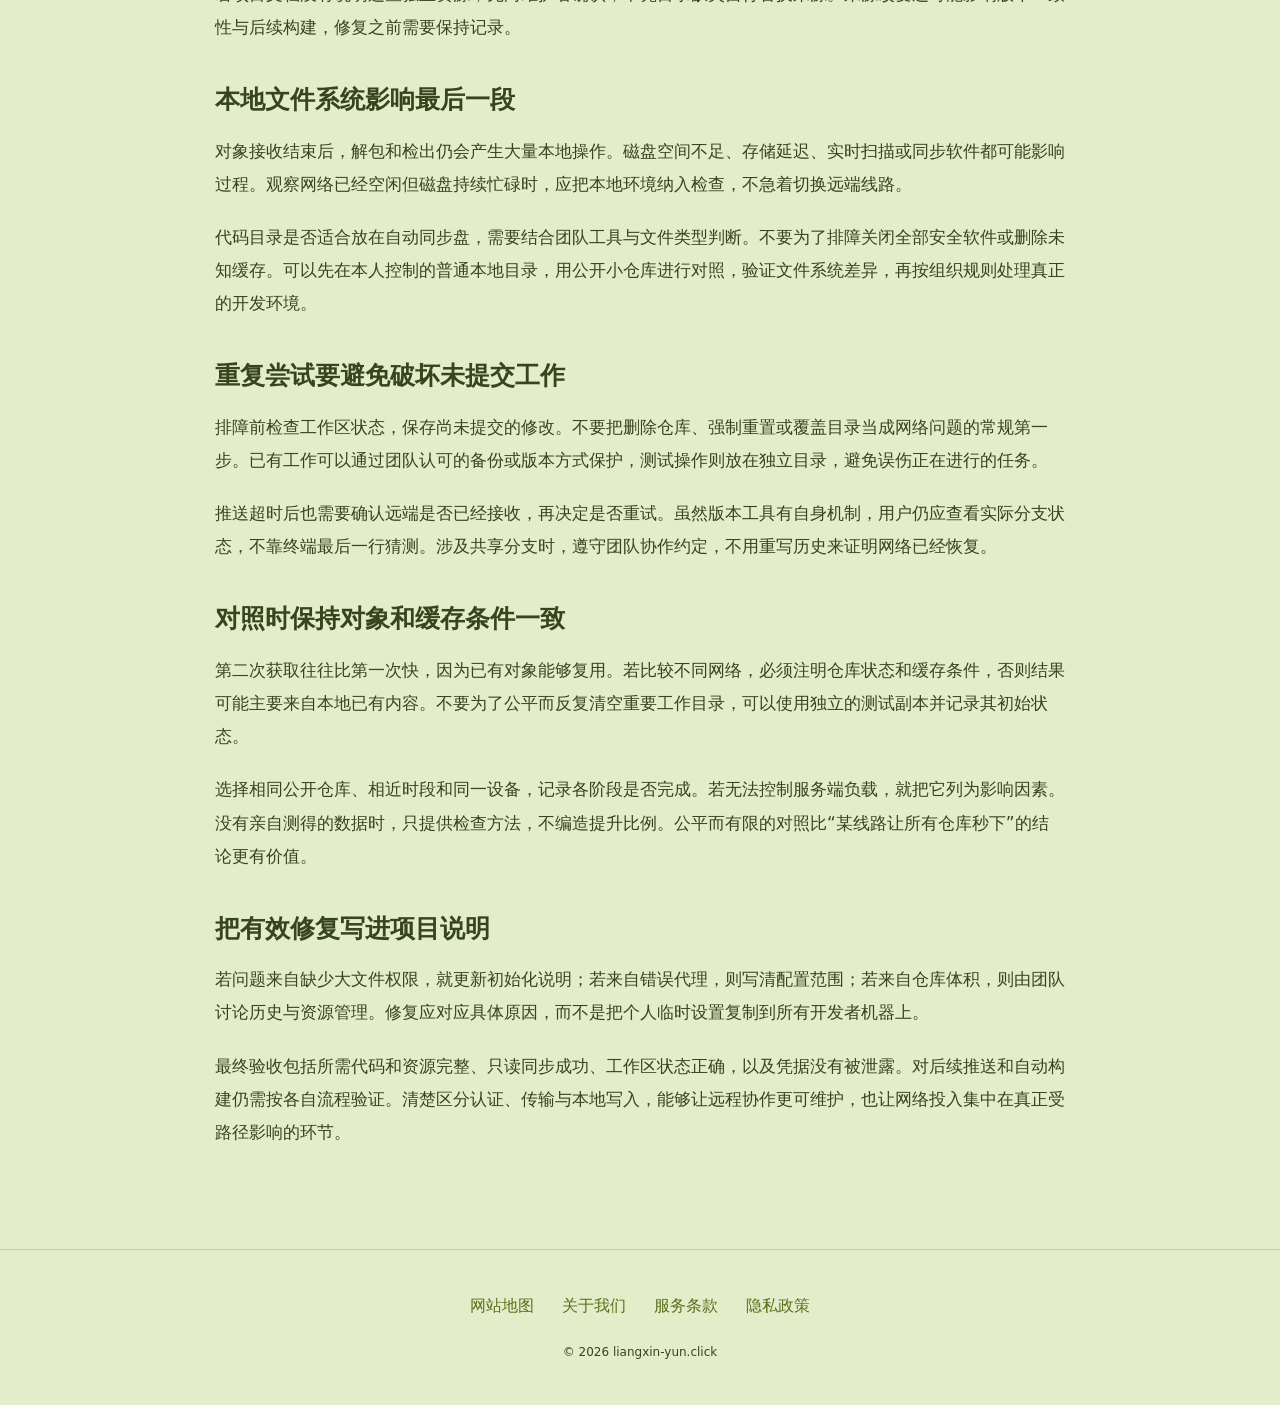
<file: liangxin-remote-git-workflow-acceleration.html>
<!DOCTYPE html>
<html lang="zh-CN"><head><meta charset="UTF-8"><meta name="viewport" content="width=device-width,initial-scale=1"><title>远程Git操作慢在哪里：认证、对象传输与工作区写入的区分｜良心云</title><meta name="description" content="远程Git操作慢在哪里：认证、对象传输与工作区写入的区分，区分设备、应用与传输路径的影响。"><meta name="keywords" content="良心云,远程Git操作慢在哪里：认证、对象传输与工作区写入的区分,不要把整个克隆过程叫下载,网络使用指南"><link rel="canonical" href="https://liangxin-yun.click/liangxin-remote-git-workflow-acceleration.html"><meta property="og:type" content="article"><meta property="og:title" content="远程Git操作慢在哪里：认证、对象传输与工作区写入的区分｜良心云"><meta property="og:description" content="远程Git操作慢在哪里：认证、对象传输与工作区写入的区分，区分设备、应用与传输路径的影响。"><meta property="og:url" content="https://liangxin-yun.click/liangxin-remote-git-workflow-acceleration.html"><meta property="og:image" content="https://liangxin-yun.click/share.png"><meta property="og:locale" content="zh_CN"><link rel="icon" href="favicon.svg" type="image/svg+xml"><link rel="stylesheet" href="style.css"><script defer src="menu.js"></script><script type="application/ld+json">{"@context": "https://schema.org", "@type": "Article", "name": "远程Git操作慢在哪里：认证、对象传输与工作区写入的区分｜良心云", "url": "https://liangxin-yun.click/liangxin-remote-git-workflow-acceleration.html", "description": "远程Git操作慢在哪里：认证、对象传输与工作区写入的区分，区分设备、应用与传输路径的影响。", "inLanguage": "zh-CN", "headline": "远程Git操作慢在哪里：认证、对象传输与工作区写入的区分｜良心云", "dateModified": "2026-11-14", "image": "https://liangxin-yun.click/share.png"}</script></head><body class="site-10 hero-A review-1 faq-0 nav-1"><header class="site-header"><div class="nav-wrap"><a class="brand" href="index.html"><svg class="brand-mark" viewBox="0 0 48 48" aria-hidden="true"><path d="M9 6H39V42L24 35L9 42Z M15 17H33 M15 24H29 M15 31H23" fill="none" stroke="currentColor" stroke-width="2" stroke-linecap="round" stroke-linejoin="round"/></svg><span>良心云</span></a><nav id="site-menu" aria-label="主导航"><a href="index.html">首页</a><a href="index.html#features">核心优势</a><a href="index.html#streaming">流媒体与AI</a><a href="index.html#pricing">价格套餐</a><a href="index.html#testimonials">用户评价</a><a href="index.html#faq">常见问题</a><a href="click-insights.html">点击视界</a></nav><div class="nav-actions"><a class="button compact" href="https://ww012.twilightaff.com/#/?code=A56DH1Af" target="_blank" rel="sponsored nofollow noopener">立即选购</a><button type="button" class="menu-toggle" aria-label="切换主导航菜单" aria-controls="site-menu" aria-expanded="false"><span></span><span></span></button></div></div></header><main class="site-main"><article class="article-page"><header><span class="eyebrow">点击视界 · 更新 2026-11-14</span><h1>远程Git操作慢在哪里：认证、对象传输与工作区写入的区分</h1><p class="lead">远程Git操作慢在哪里：认证、对象传输与工作区写入的区分，区分设备、应用与传输路径的影响。</p></header><div class="article-body"><h2>不要把整个克隆过程叫下载</h2><p>一次代码仓库克隆不仅包含网络接收，还可能经历名称解析、身份验证、对象协商、解包和工作区文件写入。终端暂时没有进度，不意味着一定卡在网络。先记录输出停在哪个阶段，是否出现认证提示或磁盘活动，再决定下一步检查。</p><p>同事报告问题时应说明仓库类型、操作方式与错误文字，但不要共享令牌或私有仓库内容。克隆、获取更新和推送是不同操作，不能用一个成功样本证明所有方向都正常。把动作描述准确，能够避免在无关配置上浪费时间。</p><p><a href="https://dajichang.mom/" target="_blank" rel="noopener">远程Git同步排障</a>应保留操作阶段和仓库初始状态，避免把缓存复用带来的速度变化误认为路径已经全面改善。</p><h2>认证与传输协议分别核对</h2><p>使用HTTPS和SSH时，凭据来源、代理设置和错误表现可能不同。认证失败通常需要检查账户权限、密钥或令牌，而不是增加缓冲区。不要为了消除提示关闭主机身份或证书验证，这会让连接安全性下降，却没有证明访问的是正确服务。</p><p>若组织要求特定登录或单点认证，应按其流程授权。个人终端能访问，不代表自动化环境拥有相同身份。测试权限时采用只读操作，不向生产仓库推送临时提交。保留不含秘密的错误信息，必要时向仓库管理员确认访问范围。</p><h2>仓库历史决定需要取得多少对象</h2><p>当前工作区只有少量文件，不代表整个仓库历史也很小。过去提交的大文件、长期分支和历史对象都会影响初次获取。评估慢的原因时，应了解仓库结构，而不是只看当前目录大小。网络服务无法改变项目本身需要传输的内容量。</p><p>浅克隆和部分克隆可以适用于某些任务，但它们有语义与使用限制，需要根据后续操作决定。构建、历史分析和开发协作可能需要不同范围。不要为了缩短首次等待随意删减历史，再在后续工作中发现缺少必要提交，导致重复下载或流程失败。</p><h2>大文件与子模块可能另走流程</h2><p>项目使用大文件扩展或子模块时，主仓库完成并不代表全部依赖已经取得。它们可能访问不同的服务和权限范围。出现“代码有了但资源缺失”时，应查看项目说明与具体错误，不要反复删除主仓库重来。</p><p>对照记录应区分主仓库、子模块与大文件对象的结果。某一个外部地址失败，不代表所有Git通信都失败。团队最好在项目文档中说明依赖来源和初始化步骤，让新成员知道等待发生在哪里，也能避免把缺少授权的资源误认为下载速度问题。</p><p>若项目文档没有说明这些独立资源，先向维护者确认，不凭目录缺失自行替换来源。来源改变还可能影响版本一致性与后续构建，修复之前需要保持记录。</p><h2>本地文件系统影响最后一段</h2><p>对象接收结束后，解包和检出仍会产生大量本地操作。磁盘空间不足、存储延迟、实时扫描或同步软件都可能影响过程。观察网络已经空闲但磁盘持续忙碌时，应把本地环境纳入检查，不急着切换远端线路。</p><p>代码目录是否适合放在自动同步盘，需要结合团队工具与文件类型判断。不要为了排障关闭全部安全软件或删除未知缓存。可以先在本人控制的普通本地目录，用公开小仓库进行对照，验证文件系统差异，再按组织规则处理真正的开发环境。</p><h2>重复尝试要避免破坏未提交工作</h2><p>排障前检查工作区状态，保存尚未提交的修改。不要把删除仓库、强制重置或覆盖目录当成网络问题的常规第一步。已有工作可以通过团队认可的备份或版本方式保护，测试操作则放在独立目录，避免误伤正在进行的任务。</p><p>推送超时后也需要确认远端是否已经接收，再决定是否重试。虽然版本工具有自身机制，用户仍应查看实际分支状态，不靠终端最后一行猜测。涉及共享分支时，遵守团队协作约定，不用重写历史来证明网络已经恢复。</p><h2>对照时保持对象和缓存条件一致</h2><p>第二次获取往往比第一次快，因为已有对象能够复用。若比较不同网络，必须注明仓库状态和缓存条件，否则结果可能主要来自本地已有内容。不要为了公平而反复清空重要工作目录，可以使用独立的测试副本并记录其初始状态。</p><p>选择相同公开仓库、相近时段和同一设备，记录各阶段是否完成。若无法控制服务端负载，就把它列为影响因素。没有亲自测得的数据时，只提供检查方法，不编造提升比例。公平而有限的对照比“某线路让所有仓库秒下”的结论更有价值。</p><h2>把有效修复写进项目说明</h2><p>若问题来自缺少大文件权限，就更新初始化说明；若来自错误代理，则写清配置范围；若来自仓库体积，则由团队讨论历史与资源管理。修复应对应具体原因，而不是把个人临时设置复制到所有开发者机器上。</p><p>最终验收包括所需代码和资源完整、只读同步成功、工作区状态正确，以及凭据没有被泄露。对后续推送和自动构建仍需按各自流程验证。清楚区分认证、传输与本地写入，能够让远程协作更可维护，也让网络投入集中在真正受路径影响的环节。</p></div></article></main><footer class="site-footer"><nav aria-label="页脚导航"><a href="sitemap.html">网站地图</a><a href="about.html">关于我们</a><a href="terms.html">服务条款</a><a href="privacy.html">隐私政策</a></nav><p>© 2026 liangxin-yun.click</p></footer></body></html>
</file>
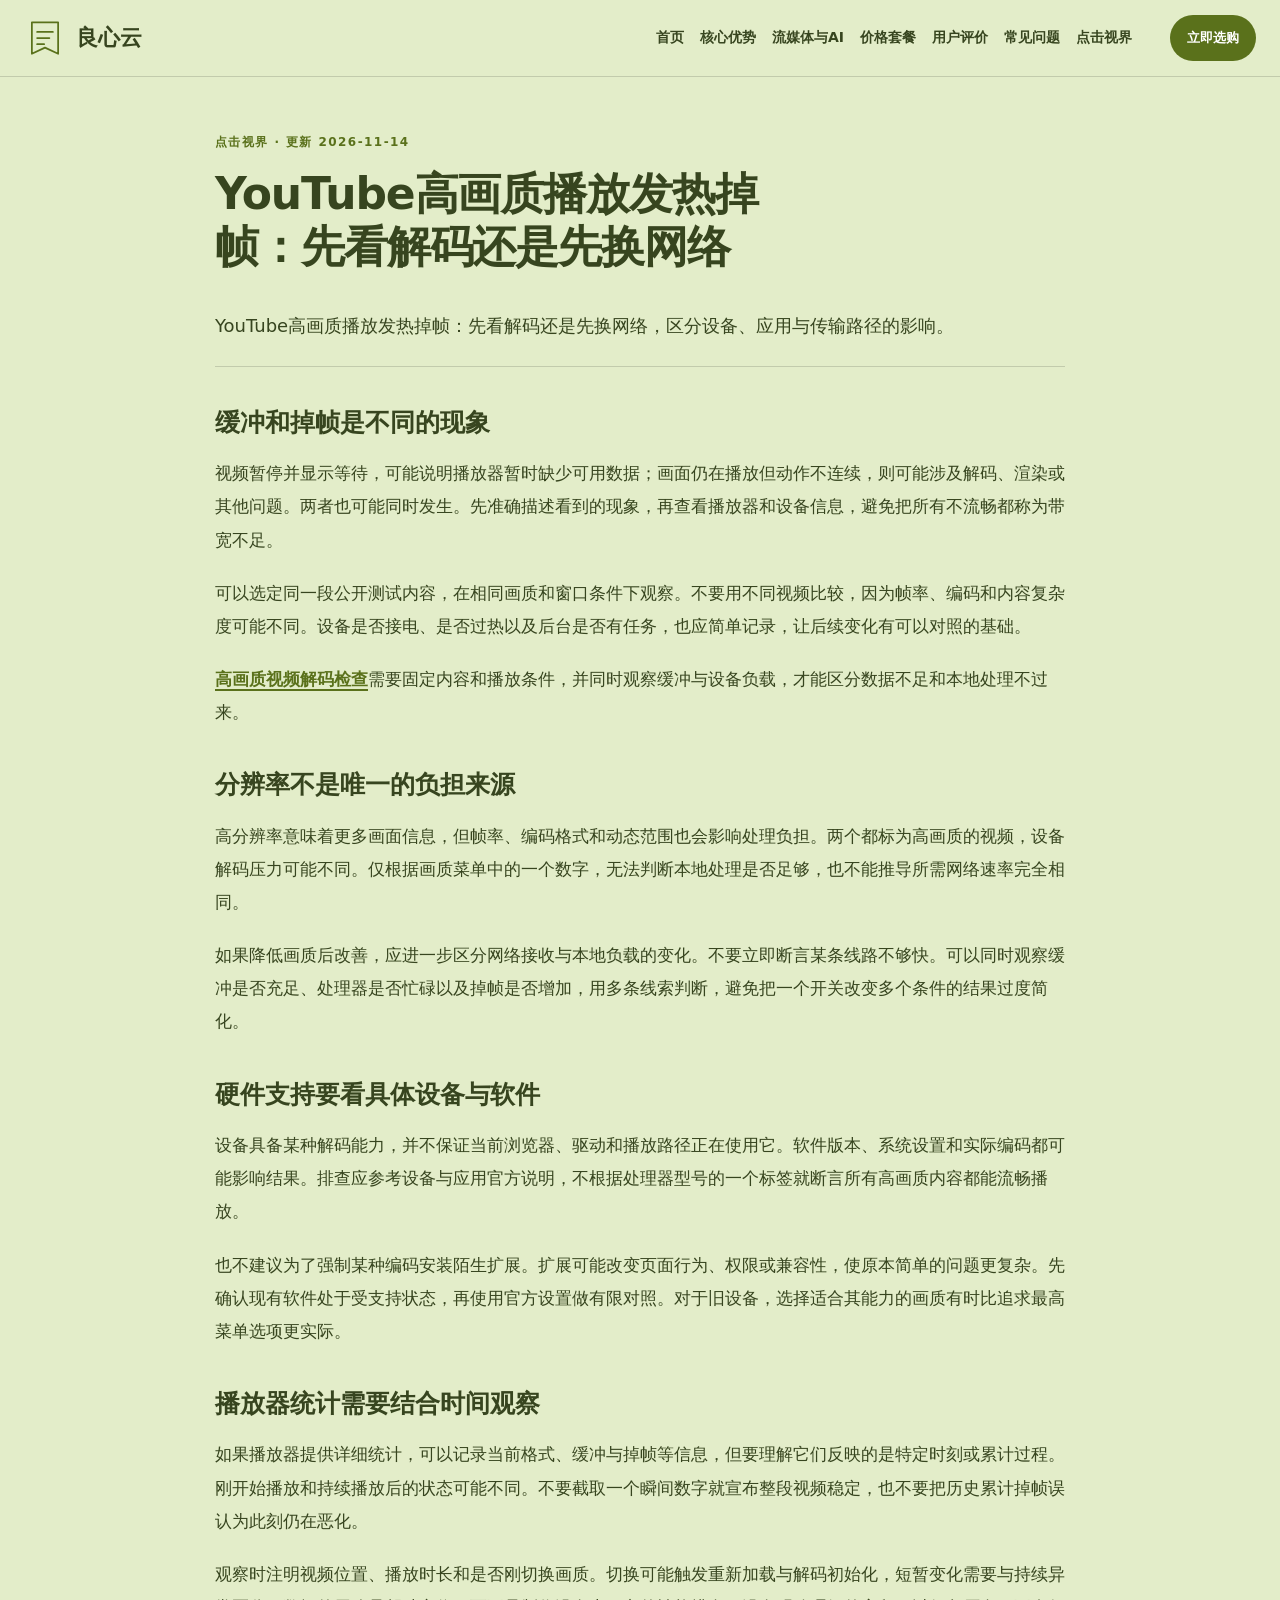
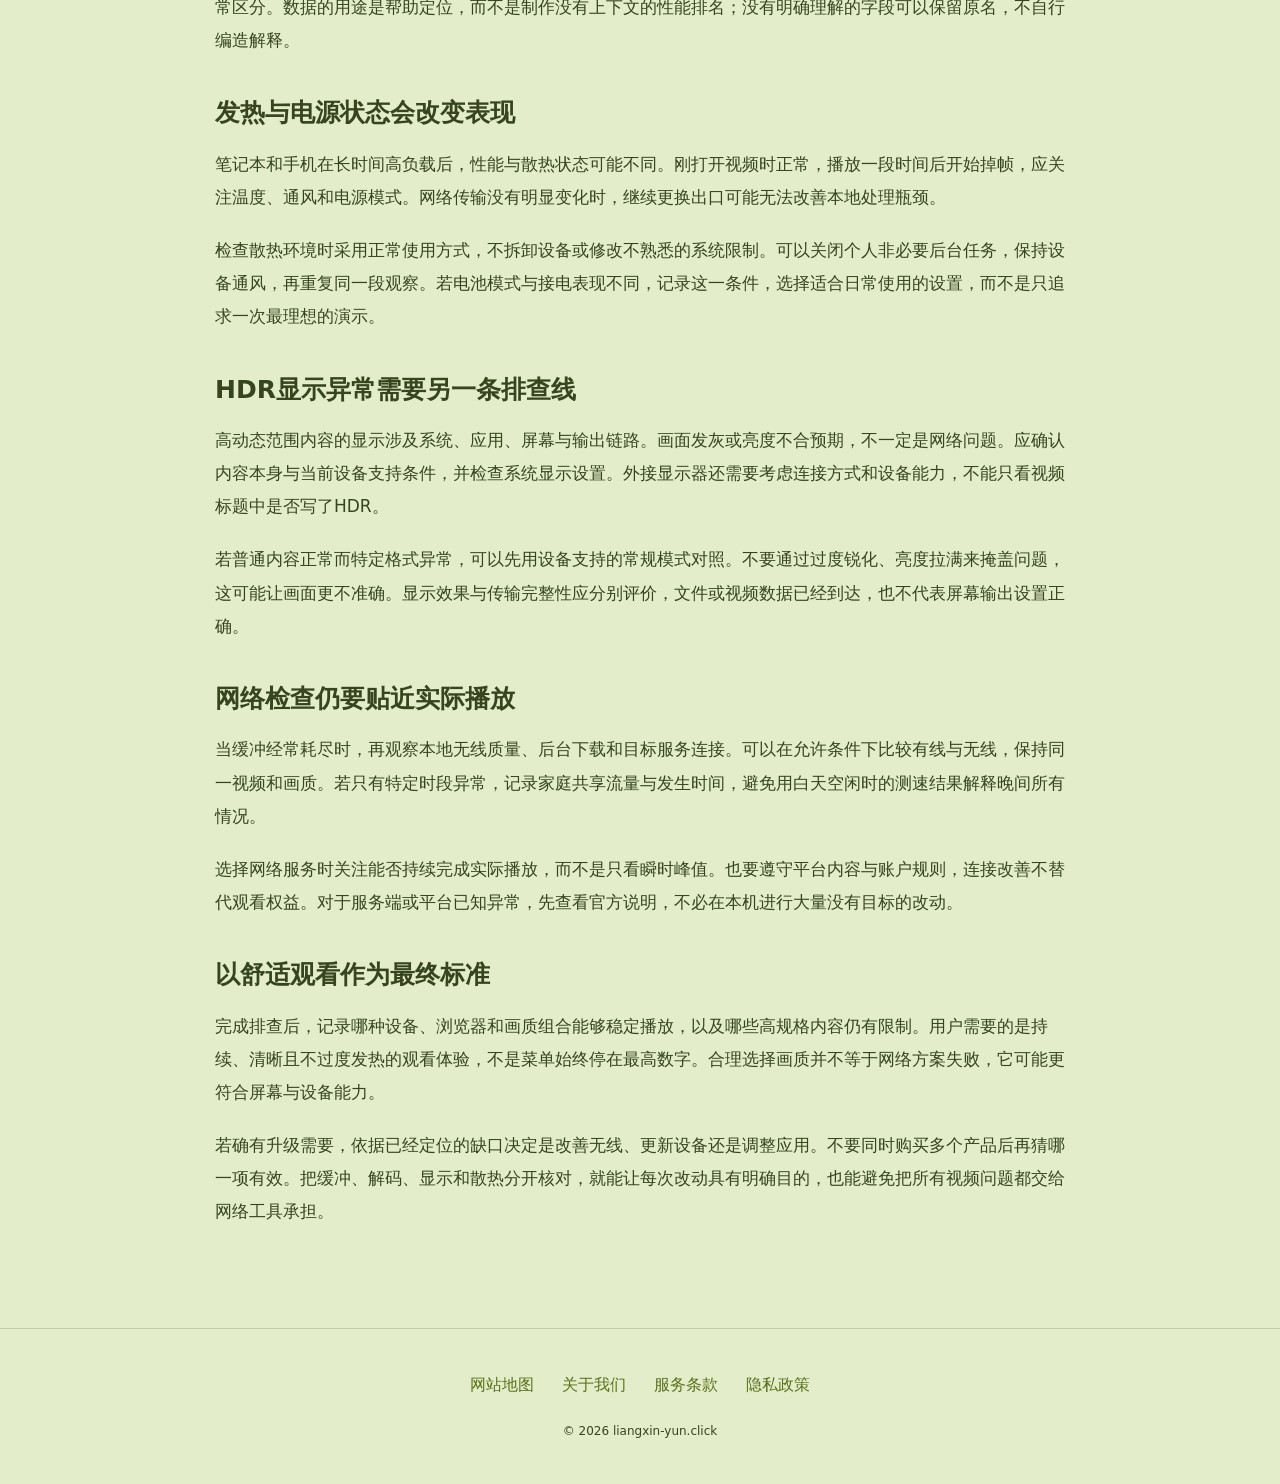
<file: liangxin-youtube-4k-hdr-av1-decoding.html>
<!DOCTYPE html>
<html lang="zh-CN"><head><meta charset="UTF-8"><meta name="viewport" content="width=device-width,initial-scale=1"><title>YouTube高画质播放发热掉帧：先看解码还是先换网络｜良心云</title><meta name="description" content="YouTube高画质播放发热掉帧：先看解码还是先换网络，区分设备、应用与传输路径的影响。"><meta name="keywords" content="良心云,YouTube高画质播放发热掉帧：先看解码还是先换网络,缓冲和掉帧是不同的现象,网络使用指南"><link rel="canonical" href="https://liangxin-yun.click/liangxin-youtube-4k-hdr-av1-decoding.html"><meta property="og:type" content="article"><meta property="og:title" content="YouTube高画质播放发热掉帧：先看解码还是先换网络｜良心云"><meta property="og:description" content="YouTube高画质播放发热掉帧：先看解码还是先换网络，区分设备、应用与传输路径的影响。"><meta property="og:url" content="https://liangxin-yun.click/liangxin-youtube-4k-hdr-av1-decoding.html"><meta property="og:image" content="https://liangxin-yun.click/share.png"><meta property="og:locale" content="zh_CN"><link rel="icon" href="favicon.svg" type="image/svg+xml"><link rel="stylesheet" href="style.css"><script defer src="menu.js"></script><script type="application/ld+json">{"@context": "https://schema.org", "@type": "Article", "name": "YouTube高画质播放发热掉帧：先看解码还是先换网络｜良心云", "url": "https://liangxin-yun.click/liangxin-youtube-4k-hdr-av1-decoding.html", "description": "YouTube高画质播放发热掉帧：先看解码还是先换网络，区分设备、应用与传输路径的影响。", "inLanguage": "zh-CN", "headline": "YouTube高画质播放发热掉帧：先看解码还是先换网络｜良心云", "dateModified": "2026-11-14", "image": "https://liangxin-yun.click/share.png"}</script></head><body class="site-10 hero-A review-1 faq-0 nav-1"><header class="site-header"><div class="nav-wrap"><a class="brand" href="index.html"><svg class="brand-mark" viewBox="0 0 48 48" aria-hidden="true"><path d="M9 6H39V42L24 35L9 42Z M15 17H33 M15 24H29 M15 31H23" fill="none" stroke="currentColor" stroke-width="2" stroke-linecap="round" stroke-linejoin="round"/></svg><span>良心云</span></a><nav id="site-menu" aria-label="主导航"><a href="index.html">首页</a><a href="index.html#features">核心优势</a><a href="index.html#streaming">流媒体与AI</a><a href="index.html#pricing">价格套餐</a><a href="index.html#testimonials">用户评价</a><a href="index.html#faq">常见问题</a><a href="click-insights.html">点击视界</a></nav><div class="nav-actions"><a class="button compact" href="https://ww012.twilightaff.com/#/?code=A56DH1Af" target="_blank" rel="sponsored nofollow noopener">立即选购</a><button type="button" class="menu-toggle" aria-label="切换主导航菜单" aria-controls="site-menu" aria-expanded="false"><span></span><span></span></button></div></div></header><main class="site-main"><article class="article-page"><header><span class="eyebrow">点击视界 · 更新 2026-11-14</span><h1>YouTube高画质播放发热掉帧：先看解码还是先换网络</h1><p class="lead">YouTube高画质播放发热掉帧：先看解码还是先换网络，区分设备、应用与传输路径的影响。</p></header><div class="article-body"><h2>缓冲和掉帧是不同的现象</h2><p>视频暂停并显示等待，可能说明播放器暂时缺少可用数据；画面仍在播放但动作不连续，则可能涉及解码、渲染或其他问题。两者也可能同时发生。先准确描述看到的现象，再查看播放器和设备信息，避免把所有不流畅都称为带宽不足。</p><p>可以选定同一段公开测试内容，在相同画质和窗口条件下观察。不要用不同视频比较，因为帧率、编码和内容复杂度可能不同。设备是否接电、是否过热以及后台是否有任务，也应简单记录，让后续变化有可以对照的基础。</p><p><a href="https://dajichang.mom/" target="_blank" rel="noopener">高画质视频解码检查</a>需要固定内容和播放条件，并同时观察缓冲与设备负载，才能区分数据不足和本地处理不过来。</p><h2>分辨率不是唯一的负担来源</h2><p>高分辨率意味着更多画面信息，但帧率、编码格式和动态范围也会影响处理负担。两个都标为高画质的视频，设备解码压力可能不同。仅根据画质菜单中的一个数字，无法判断本地处理是否足够，也不能推导所需网络速率完全相同。</p><p>如果降低画质后改善，应进一步区分网络接收与本地负载的变化。不要立即断言某条线路不够快。可以同时观察缓冲是否充足、处理器是否忙碌以及掉帧是否增加，用多条线索判断，避免把一个开关改变多个条件的结果过度简化。</p><h2>硬件支持要看具体设备与软件</h2><p>设备具备某种解码能力，并不保证当前浏览器、驱动和播放路径正在使用它。软件版本、系统设置和实际编码都可能影响结果。排查应参考设备与应用官方说明，不根据处理器型号的一个标签就断言所有高画质内容都能流畅播放。</p><p>也不建议为了强制某种编码安装陌生扩展。扩展可能改变页面行为、权限或兼容性，使原本简单的问题更复杂。先确认现有软件处于受支持状态，再使用官方设置做有限对照。对于旧设备，选择适合其能力的画质有时比追求最高菜单选项更实际。</p><h2>播放器统计需要结合时间观察</h2><p>如果播放器提供详细统计，可以记录当前格式、缓冲与掉帧等信息，但要理解它们反映的是特定时刻或累计过程。刚开始播放和持续播放后的状态可能不同。不要截取一个瞬间数字就宣布整段视频稳定，也不要把历史累计掉帧误认为此刻仍在恶化。</p><p>观察时注明视频位置、播放时长和是否刚切换画质。切换可能触发重新加载与解码初始化，短暂变化需要与持续异常区分。数据的用途是帮助定位，而不是制作没有上下文的性能排名；没有明确理解的字段可以保留原名，不自行编造解释。</p><h2>发热与电源状态会改变表现</h2><p>笔记本和手机在长时间高负载后，性能与散热状态可能不同。刚打开视频时正常，播放一段时间后开始掉帧，应关注温度、通风和电源模式。网络传输没有明显变化时，继续更换出口可能无法改善本地处理瓶颈。</p><p>检查散热环境时采用正常使用方式，不拆卸设备或修改不熟悉的系统限制。可以关闭个人非必要后台任务，保持设备通风，再重复同一段观察。若电池模式与接电表现不同，记录这一条件，选择适合日常使用的设置，而不是只追求一次最理想的演示。</p><h2>HDR显示异常需要另一条排查线</h2><p>高动态范围内容的显示涉及系统、应用、屏幕与输出链路。画面发灰或亮度不合预期，不一定是网络问题。应确认内容本身与当前设备支持条件，并检查系统显示设置。外接显示器还需要考虑连接方式和设备能力，不能只看视频标题中是否写了HDR。</p><p>若普通内容正常而特定格式异常，可以先用设备支持的常规模式对照。不要通过过度锐化、亮度拉满来掩盖问题，这可能让画面更不准确。显示效果与传输完整性应分别评价，文件或视频数据已经到达，也不代表屏幕输出设置正确。</p><h2>网络检查仍要贴近实际播放</h2><p>当缓冲经常耗尽时，再观察本地无线质量、后台下载和目标服务连接。可以在允许条件下比较有线与无线，保持同一视频和画质。若只有特定时段异常，记录家庭共享流量与发生时间，避免用白天空闲时的测速结果解释晚间所有情况。</p><p>选择网络服务时关注能否持续完成实际播放，而不是只看瞬时峰值。也要遵守平台内容与账户规则，连接改善不替代观看权益。对于服务端或平台已知异常，先查看官方说明，不必在本机进行大量没有目标的改动。</p><h2>以舒适观看作为最终标准</h2><p>完成排查后，记录哪种设备、浏览器和画质组合能够稳定播放，以及哪些高规格内容仍有限制。用户需要的是持续、清晰且不过度发热的观看体验，不是菜单始终停在最高数字。合理选择画质并不等于网络方案失败，它可能更符合屏幕与设备能力。</p><p>若确有升级需要，依据已经定位的缺口决定是改善无线、更新设备还是调整应用。不要同时购买多个产品后再猜哪一项有效。把缓冲、解码、显示和散热分开核对，就能让每次改动具有明确目的，也能避免把所有视频问题都交给网络工具承担。</p></div></article></main><footer class="site-footer"><nav aria-label="页脚导航"><a href="sitemap.html">网站地图</a><a href="about.html">关于我们</a><a href="terms.html">服务条款</a><a href="privacy.html">隐私政策</a></nav><p>© 2026 liangxin-yun.click</p></footer></body></html>
</file>
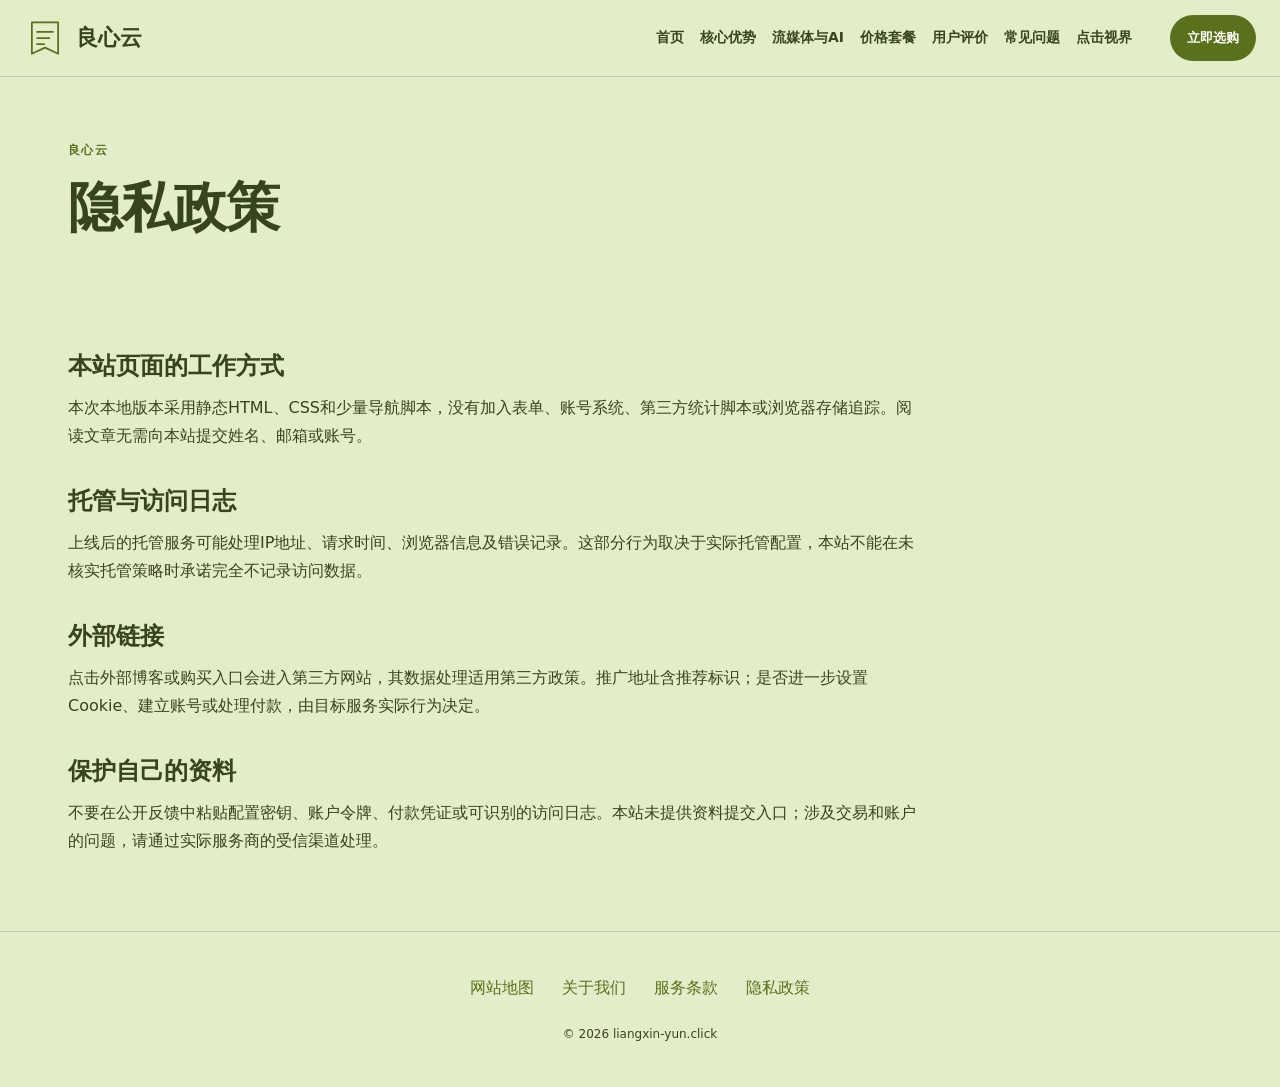
<file: privacy.html>
<!DOCTYPE html>
<html lang="zh-CN"><head><meta charset="UTF-8"><meta name="viewport" content="width=device-width,initial-scale=1"><title>隐私政策｜良心云·点击视界</title><meta name="description" content="点击视界的隐私政策：说明良心云资料整理、内容使用与第三方服务边界。"><meta name="keywords" content="良心云,隐私政策,点击视界,网络使用指南"><link rel="canonical" href="https://liangxin-yun.click/privacy.html"><meta property="og:type" content="website"><meta property="og:title" content="隐私政策｜良心云·点击视界"><meta property="og:description" content="点击视界的隐私政策：说明良心云资料整理、内容使用与第三方服务边界。"><meta property="og:url" content="https://liangxin-yun.click/privacy.html"><meta property="og:image" content="https://liangxin-yun.click/share.png"><meta property="og:locale" content="zh_CN"><link rel="icon" href="favicon.svg" type="image/svg+xml"><link rel="stylesheet" href="style.css"><script defer src="menu.js"></script><script type="application/ld+json">{"@context": "https://schema.org", "@type": "WebPage", "name": "隐私政策｜良心云·点击视界", "url": "https://liangxin-yun.click/privacy.html", "description": "点击视界的隐私政策：说明良心云资料整理、内容使用与第三方服务边界。", "inLanguage": "zh-CN"}</script></head><body class="site-10 hero-A review-1 faq-0 nav-1"><header class="site-header"><div class="nav-wrap"><a class="brand" href="index.html"><svg class="brand-mark" viewBox="0 0 48 48" aria-hidden="true"><path d="M9 6H39V42L24 35L9 42Z M15 17H33 M15 24H29 M15 31H23" fill="none" stroke="currentColor" stroke-width="2" stroke-linecap="round" stroke-linejoin="round"/></svg><span>良心云</span></a><nav id="site-menu" aria-label="主导航"><a href="index.html">首页</a><a href="index.html#features">核心优势</a><a href="index.html#streaming">流媒体与AI</a><a href="index.html#pricing">价格套餐</a><a href="index.html#testimonials">用户评价</a><a href="index.html#faq">常见问题</a><a href="click-insights.html">点击视界</a></nav><div class="nav-actions"><a class="button compact" href="https://ww012.twilightaff.com/#/?code=A56DH1Af" target="_blank" rel="sponsored nofollow noopener">立即选购</a><button type="button" class="menu-toggle" aria-label="切换主导航菜单" aria-controls="site-menu" aria-expanded="false"><span></span><span></span></button></div></div></header><main class="site-main"><header class="page-heading"><span class="eyebrow">良心云</span><h1>隐私政策</h1></header><div class="prose"><h2>本站页面的工作方式</h2><p>本次本地版本采用静态HTML、CSS和少量导航脚本，没有加入表单、账号系统、第三方统计脚本或浏览器存储追踪。阅读文章无需向本站提交姓名、邮箱或账号。</p><h2>托管与访问日志</h2><p>上线后的托管服务可能处理IP地址、请求时间、浏览器信息及错误记录。这部分行为取决于实际托管配置，本站不能在未核实托管策略时承诺完全不记录访问数据。</p><h2>外部链接</h2><p>点击外部博客或购买入口会进入第三方网站，其数据处理适用第三方政策。推广地址含推荐标识；是否进一步设置Cookie、建立账号或处理付款，由目标服务实际行为决定。</p><h2>保护自己的资料</h2><p>不要在公开反馈中粘贴配置密钥、账户令牌、付款凭证或可识别的访问日志。本站未提供资料提交入口；涉及交易和账户的问题，请通过实际服务商的受信渠道处理。</p></div></main><footer class="site-footer"><nav aria-label="页脚导航"><a href="sitemap.html">网站地图</a><a href="about.html">关于我们</a><a href="terms.html">服务条款</a><a href="privacy.html">隐私政策</a></nav><p>© 2026 liangxin-yun.click</p></footer></body></html>
</file>
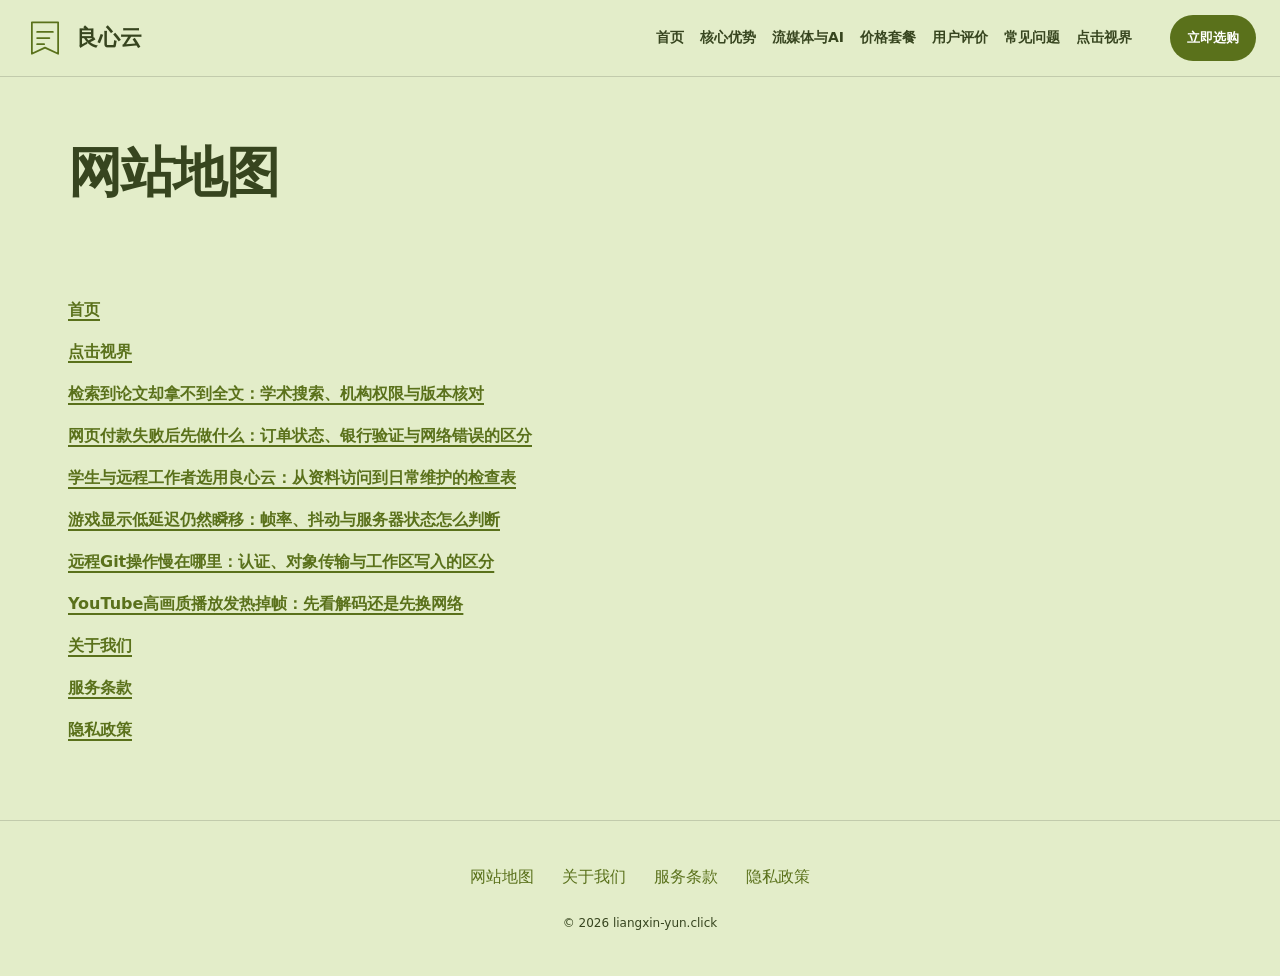
<file: sitemap.html>
<!DOCTYPE html>
<html lang="zh-CN"><head><meta charset="UTF-8"><meta name="viewport" content="width=device-width,initial-scale=1"><title>网站地图｜良心云·点击视界</title><meta name="description" content="点击视界及良心云资料站的首页、六篇专题文章与辅助说明入口。"><meta name="keywords" content="良心云,网站地图,点击视界,网络使用指南"><link rel="canonical" href="https://liangxin-yun.click/sitemap.html"><meta property="og:type" content="website"><meta property="og:title" content="网站地图｜良心云·点击视界"><meta property="og:description" content="点击视界及良心云资料站的首页、六篇专题文章与辅助说明入口。"><meta property="og:url" content="https://liangxin-yun.click/sitemap.html"><meta property="og:image" content="https://liangxin-yun.click/share.png"><meta property="og:locale" content="zh_CN"><link rel="icon" href="favicon.svg" type="image/svg+xml"><link rel="stylesheet" href="style.css"><script defer src="menu.js"></script><script type="application/ld+json">{"@context": "https://schema.org", "@type": "WebPage", "name": "网站地图｜良心云·点击视界", "url": "https://liangxin-yun.click/sitemap.html", "description": "点击视界及良心云资料站的首页、六篇专题文章与辅助说明入口。", "inLanguage": "zh-CN"}</script></head><body class="site-10 hero-A review-1 faq-0 nav-1"><header class="site-header"><div class="nav-wrap"><a class="brand" href="index.html"><svg class="brand-mark" viewBox="0 0 48 48" aria-hidden="true"><path d="M9 6H39V42L24 35L9 42Z M15 17H33 M15 24H29 M15 31H23" fill="none" stroke="currentColor" stroke-width="2" stroke-linecap="round" stroke-linejoin="round"/></svg><span>良心云</span></a><nav id="site-menu" aria-label="主导航"><a href="index.html">首页</a><a href="index.html#features">核心优势</a><a href="index.html#streaming">流媒体与AI</a><a href="index.html#pricing">价格套餐</a><a href="index.html#testimonials">用户评价</a><a href="index.html#faq">常见问题</a><a href="click-insights.html">点击视界</a></nav><div class="nav-actions"><a class="button compact" href="https://ww012.twilightaff.com/#/?code=A56DH1Af" target="_blank" rel="sponsored nofollow noopener">立即选购</a><button type="button" class="menu-toggle" aria-label="切换主导航菜单" aria-controls="site-menu" aria-expanded="false"><span></span><span></span></button></div></div></header><main class="site-main"><header class="page-heading"><h1>网站地图</h1></header><div class="prose"><ul class="map-links"><li><a href="index.html">首页</a></li><li><a href="click-insights.html">点击视界</a></li><li><a href="liangxin-academic-scholar-ieee-sciencedirect.html">检索到论文却拿不到全文：学术搜索、机构权限与版本核对</a></li><li><a href="liangxin-clean-ip-credit-card-payment-guide.html">网页付款失败后先做什么：订单状态、银行验证与网络错误的区分</a></li><li><a href="liangxin-minimalist-clash-config-optimization.html">学生与远程工作者选用良心云：从资料访问到日常维护的检查表</a></li><li><a href="liangxin-global-gaming-rtt-jitter-reduction.html">游戏显示低延迟仍然瞬移：帧率、抖动与服务器状态怎么判断</a></li><li><a href="liangxin-remote-git-workflow-acceleration.html">远程Git操作慢在哪里：认证、对象传输与工作区写入的区分</a></li><li><a href="liangxin-youtube-4k-hdr-av1-decoding.html">YouTube高画质播放发热掉帧：先看解码还是先换网络</a></li><li><a href="about.html">关于我们</a></li><li><a href="terms.html">服务条款</a></li><li><a href="privacy.html">隐私政策</a></li></ul></div></main><footer class="site-footer"><nav aria-label="页脚导航"><a href="sitemap.html">网站地图</a><a href="about.html">关于我们</a><a href="terms.html">服务条款</a><a href="privacy.html">隐私政策</a></nav><p>© 2026 liangxin-yun.click</p></footer></body></html>
</file>
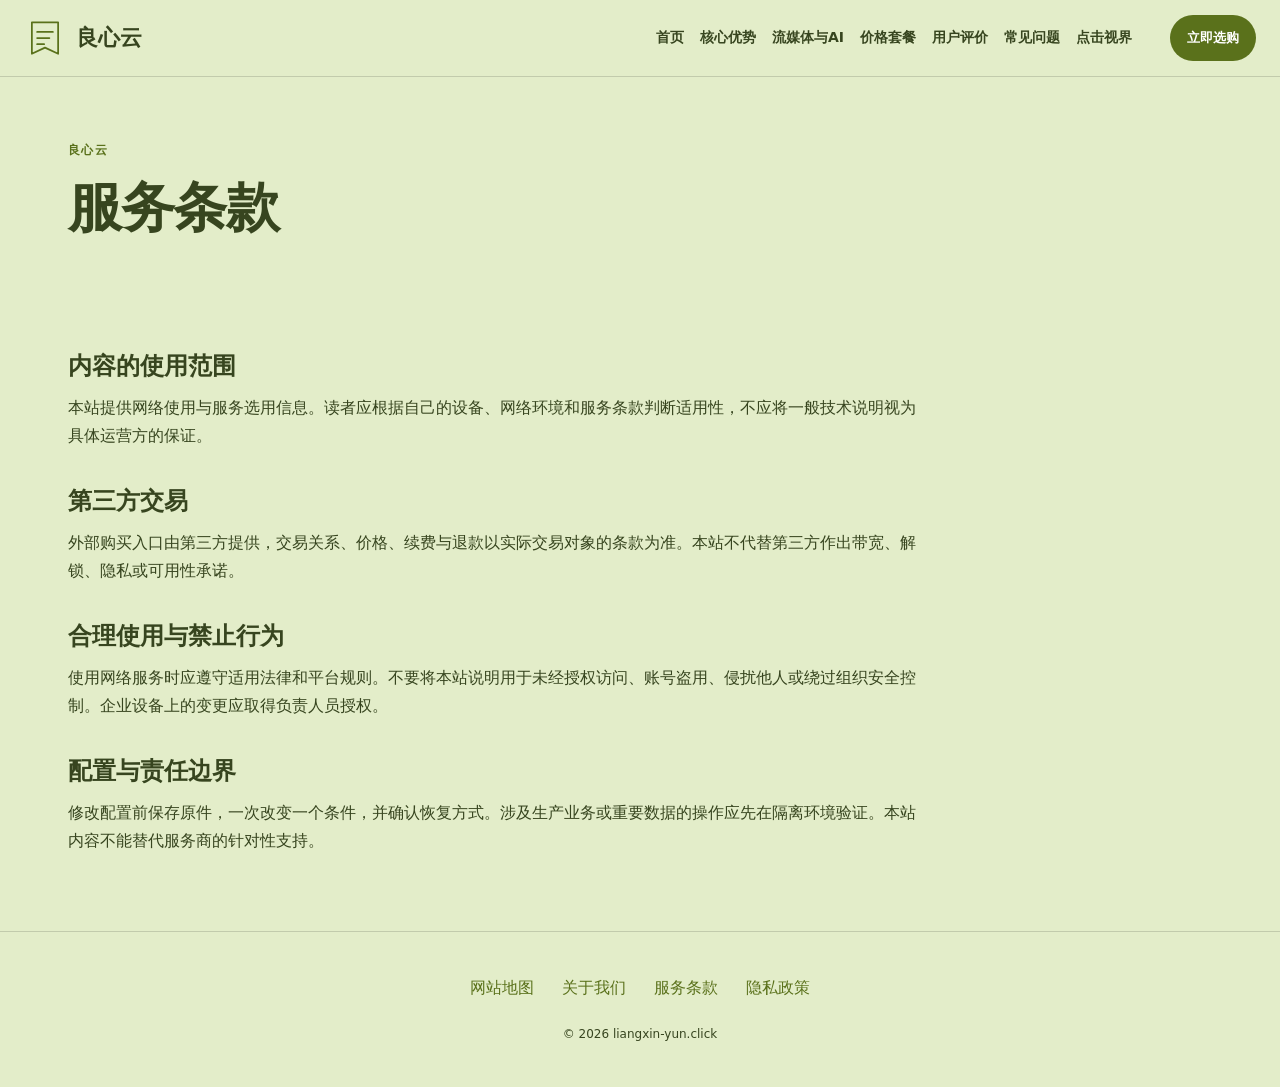
<file: terms.html>
<!DOCTYPE html>
<html lang="zh-CN"><head><meta charset="UTF-8"><meta name="viewport" content="width=device-width,initial-scale=1"><title>服务条款｜良心云·点击视界</title><meta name="description" content="点击视界的服务条款：说明良心云资料整理、内容使用与第三方服务边界。"><meta name="keywords" content="良心云,服务条款,点击视界,网络使用指南"><link rel="canonical" href="https://liangxin-yun.click/terms.html"><meta property="og:type" content="website"><meta property="og:title" content="服务条款｜良心云·点击视界"><meta property="og:description" content="点击视界的服务条款：说明良心云资料整理、内容使用与第三方服务边界。"><meta property="og:url" content="https://liangxin-yun.click/terms.html"><meta property="og:image" content="https://liangxin-yun.click/share.png"><meta property="og:locale" content="zh_CN"><link rel="icon" href="favicon.svg" type="image/svg+xml"><link rel="stylesheet" href="style.css"><script defer src="menu.js"></script><script type="application/ld+json">{"@context": "https://schema.org", "@type": "WebPage", "name": "服务条款｜良心云·点击视界", "url": "https://liangxin-yun.click/terms.html", "description": "点击视界的服务条款：说明良心云资料整理、内容使用与第三方服务边界。", "inLanguage": "zh-CN"}</script></head><body class="site-10 hero-A review-1 faq-0 nav-1"><header class="site-header"><div class="nav-wrap"><a class="brand" href="index.html"><svg class="brand-mark" viewBox="0 0 48 48" aria-hidden="true"><path d="M9 6H39V42L24 35L9 42Z M15 17H33 M15 24H29 M15 31H23" fill="none" stroke="currentColor" stroke-width="2" stroke-linecap="round" stroke-linejoin="round"/></svg><span>良心云</span></a><nav id="site-menu" aria-label="主导航"><a href="index.html">首页</a><a href="index.html#features">核心优势</a><a href="index.html#streaming">流媒体与AI</a><a href="index.html#pricing">价格套餐</a><a href="index.html#testimonials">用户评价</a><a href="index.html#faq">常见问题</a><a href="click-insights.html">点击视界</a></nav><div class="nav-actions"><a class="button compact" href="https://ww012.twilightaff.com/#/?code=A56DH1Af" target="_blank" rel="sponsored nofollow noopener">立即选购</a><button type="button" class="menu-toggle" aria-label="切换主导航菜单" aria-controls="site-menu" aria-expanded="false"><span></span><span></span></button></div></div></header><main class="site-main"><header class="page-heading"><span class="eyebrow">良心云</span><h1>服务条款</h1></header><div class="prose"><h2>内容的使用范围</h2><p>本站提供网络使用与服务选用信息。读者应根据自己的设备、网络环境和服务条款判断适用性，不应将一般技术说明视为具体运营方的保证。</p><h2>第三方交易</h2><p>外部购买入口由第三方提供，交易关系、价格、续费与退款以实际交易对象的条款为准。本站不代替第三方作出带宽、解锁、隐私或可用性承诺。</p><h2>合理使用与禁止行为</h2><p>使用网络服务时应遵守适用法律和平台规则。不要将本站说明用于未经授权访问、账号盗用、侵扰他人或绕过组织安全控制。企业设备上的变更应取得负责人员授权。</p><h2>配置与责任边界</h2><p>修改配置前保存原件，一次改变一个条件，并确认恢复方式。涉及生产业务或重要数据的操作应先在隔离环境验证。本站内容不能替代服务商的针对性支持。</p></div></main><footer class="site-footer"><nav aria-label="页脚导航"><a href="sitemap.html">网站地图</a><a href="about.html">关于我们</a><a href="terms.html">服务条款</a><a href="privacy.html">隐私政策</a></nav><p>© 2026 liangxin-yun.click</p></footer></body></html>
</file>
<file: style.css>
:root{--bg:#e3edc9;--ink:#37451f;--accent:#5a711b;--panel:#ffffff70;--line:#00000025;--button-ink:#ffffff;--font:system-ui,-apple-system,"Microsoft YaHei",sans-serif;--width:1200px;--radius:24px;}
*{box-sizing:border-box}html{scroll-behavior:smooth}body{margin:0;background:var(--bg);color:var(--ink);font-family:var(--font);line-height:1.75}a{color:var(--accent);text-decoration-thickness:1px;text-underline-offset:4px}a:visited{color:var(--accent)}a:hover{text-decoration:underline}button,a{-webkit-tap-highlight-color:transparent}button{font:inherit}a:focus-visible,button:focus-visible,summary:focus-visible{outline:3px solid var(--accent);outline-offset:5px}svg{max-width:100%}h1,h2,h3,p{margin-top:0}h1{font-size:clamp(30px,4.2vw,58px);line-height:1.2;letter-spacing:-.025em;max-width:19ch}h2{font-size:clamp(25px,3vw,38px);line-height:1.3;margin-bottom:12px}h3{font-size:19px;line-height:1.5}p{overflow-wrap:anywhere}img{max-width:100%;height:auto}.site-header{position:sticky;top:0;z-index:20;background:var(--bg);border-bottom:1px solid var(--line)}.nav-wrap{max-width:1440px;padding:15px 24px;margin:auto;display:flex;align-items:center;gap:24px}.brand{color:var(--ink)!important;display:flex;align-items:center;gap:10px;font-weight:800;white-space:nowrap;text-decoration:none;font-size:22px}.brand-mark{width:42px;height:42px;color:var(--accent)}#site-menu{display:flex;gap:17px;margin-left:auto;align-items:center}#site-menu a{font:600 13px/1.4 system-ui,sans-serif;text-decoration:none;color:var(--ink);white-space:nowrap}#site-menu a:hover{color:var(--accent)}.nav-actions{display:flex;align-items:center;gap:10px;margin-left:auto}.button{display:inline-flex;align-items:center;justify-content:center;background:var(--accent);color:var(--button-ink)!important;padding:13px 24px;border-radius:var(--radius);font:700 15px/1.5 system-ui,sans-serif;text-decoration:none;min-height:46px;white-space:nowrap}.button:hover{filter:brightness(.94);text-decoration:none}.compact{font-size:13px;padding:10px 17px}.menu-toggle{display:none;width:44px;height:44px;border:1px solid var(--line);background:transparent;border-radius:8px;color:var(--ink);align-items:center;justify-content:center;flex-direction:column;gap:6px}.menu-toggle span{display:block;width:20px;height:2px;background:currentColor}.site-main{max-width:var(--width);margin:auto;padding:0 28px;position:relative;z-index:1}.hero-section{min-height:600px;padding:72px 0;display:grid;grid-template-columns:1.1fr .9fr;gap:52px;align-items:center}.hero-intro{font-size:18px;max-width:40em}.eyebrow{display:block;color:var(--accent);font:700 12px/1.6 system-ui,sans-serif;letter-spacing:.12em;margin-bottom:16px}.hero-actions{display:flex;gap:24px;align-items:center;flex-wrap:wrap;margin-top:30px}.text-button{font-weight:700;min-height:44px;display:inline-flex;align-items:center}.hero-art{min-width:0;width:100%;display:flex;justify-content:center;align-items:center;animation:art-sway 9s ease-in-out infinite}.hero-art>svg{width:100%;height:auto!important;aspect-ratio:13/11;max-height:460px!important}.hero-A .hero-art{grid-column:1;grid-row:1}.hero-A .hero-copy{grid-column:2}.hero-C .hero-section{grid-template-columns:1fr;text-align:center;gap:28px;padding-bottom:40px}.hero-C h1,.hero-C .hero-intro{margin-left:auto;margin-right:auto}.hero-C .hero-actions{justify-content:center}.hero-C .hero-art{width:min(660px,100%);margin:auto}.hero-D .hero-section{display:block;text-align:center;min-height:620px;padding-top:130px}.hero-D h1,.hero-D .hero-intro{margin-left:auto;margin-right:auto}.hero-D .hero-actions{justify-content:center}.hero-D .hero-section>.hero-art{display:none}.site-art{position:fixed;inset:70px 0 0;pointer-events:none;z-index:0;display:flex;align-items:center;justify-content:center;opacity:.15;animation:art-sway 12s ease-in-out infinite}.site-art>svg{width:85vw;height:80vh!important;max-height:none!important}.section{padding:70px 0;border-top:1px solid var(--line);scroll-margin-top:100px}.section-heading{margin-bottom:32px}.section-intro{max-width:750px;margin-bottom:26px}.features{display:grid;gap:24px}.feature{display:flex;gap:20px;padding:24px;border:1px solid var(--line);border-radius:var(--radius);background:var(--panel)}.feature>svg{width:46px;height:46px;flex-shrink:0;color:var(--accent)}.feature p{margin-bottom:0}.features.tiles{grid-template-columns:repeat(2,minmax(0,1fr))}.features.rail{grid-template-columns:repeat(4,minmax(0,1fr))}.features.rail .feature{display:block;padding:22px 18px}.features.rail .feature svg{margin-bottom:14px}.features.list .feature{border-width:0 0 1px;border-radius:0;background:transparent}.features.list{grid-template-columns:1fr}.features.list .feature>div{display:grid;grid-template-columns:220px 1fr;gap:28px}.use-cases{display:grid;gap:24px}.use-cases.columns{grid-template-columns:repeat(3,minmax(0,1fr))}.use-case{padding:28px;background:var(--panel);border-radius:var(--radius);position:relative;border:1px solid var(--line)}.use-cases.rows .use-case{display:grid;grid-template-columns:50px 170px 1fr;gap:12px 24px;align-items:start}.use-cases.rows .use-case>p:not(.platforms),.use-cases.rows .status{grid-column:3}.use-cases.steps .use-case:nth-child(2){margin-left:7%}.use-cases.steps .use-case:nth-child(3){margin-left:14%}.item-no,.review-mark{color:var(--accent);font-size:26px;font-weight:700}.platforms{font-size:14px;color:var(--accent)}.status{font-size:12px;border-top:1px solid var(--line);padding-top:10px;display:block}.plans{display:grid;gap:22px}.plans.cards{grid-template-columns:repeat(3,minmax(0,1fr))}.plan{padding:28px;border:1px solid var(--line);border-radius:var(--radius);background:var(--panel)}.price-value{font-size:24px;font-weight:700;color:var(--accent)}dl{margin:20px 0}dl>div{display:flex;justify-content:space-between;gap:12px;padding:10px 0;border-bottom:1px solid var(--line);font-size:14px}dd{margin:0}.plans.table .plan{display:grid;grid-template-columns:1fr 1fr 2fr;gap:8px 24px;align-items:center}.plans.table .plan>h3{grid-column:1}.plans.table .price-value{grid-column:2;grid-row:1/3}.plans.table dl{grid-column:3;grid-row:1/4;margin:0}.plans.table .small{grid-column:1/3}.small{font-size:12px;opacity:.8}.reviews{display:grid;grid-template-columns:repeat(3,minmax(0,1fr));gap:28px}.review{padding:28px 0;border-top:3px solid var(--accent)}.review h3{margin-top:16px}.faq-list{max-width:900px}.faq-list details{padding:18px 0;border-bottom:1px solid var(--line)}summary{cursor:pointer;font-weight:700;padding-right:20px}details p{margin:16px 0 4px;max-width:75ch}.site-footer{position:relative;z-index:1;padding:42px 24px;border-top:1px solid var(--line);background:var(--bg);text-align:center}.site-footer nav{display:flex;gap:28px;justify-content:center;flex-wrap:wrap}.site-footer p{font-size:12px;margin:22px 0 0}.page-heading{padding:64px 0 38px}.page-heading h1{max-width:25ch}.article-list{display:grid;gap:28px;padding-bottom:70px;counter-reset:stories}.article-card{border:1px solid var(--line);background:var(--panel);border-radius:var(--radius);padding:30px;counter-increment:stories;position:relative}.article-card::before{content:counter(stories,decimal-leading-zero);display:block;font-size:26px;color:var(--accent);margin-bottom:16px}.article-card h2{font-size:23px}.article-card p{margin-bottom:20px}.article-list.split{grid-template-columns:repeat(2,minmax(0,1fr))}.article-list.stack{grid-template-columns:1fr}.article-list.stack .article-card{display:grid;grid-template-columns:64px 1fr 1fr;gap:20px}.article-list.stack .article-card a{grid-column:2}.article-list.mosaic{grid-template-columns:repeat(3,minmax(0,1fr))}.article-list.mosaic .article-card:first-child{grid-column:span 2}.article-page{max-width:850px;margin:auto;padding:56px 0 80px}.article-page h1{max-width:100%;font-size:clamp(28px,3.5vw,44px)}.article-page .lead{font-size:18px;padding-bottom:24px;border-bottom:1px solid var(--line)}.article-body h2{font-size:25px;margin:40px 0 18px}.article-body p{font-size:17px;line-height:1.95;margin-bottom:20px}.article-body a,.article-body a:visited{color:var(--accent);font-weight:700}.sources{margin-top:40px;padding-top:20px;border-top:1px solid var(--line);font-size:12px}.sources p{overflow-wrap:anywhere}.prose{max-width:850px;padding-bottom:60px}.prose h2{font-size:24px;margin-top:36px}.map-links{list-style:none;padding:0;display:grid;gap:14px}.site-0 .section-heading,.site-6 .section-heading,.site-12 .section-heading{border-left:5px solid var(--accent);padding-left:22px}.site-1 .section-heading,.site-7 .section-heading,.site-13 .section-heading{text-align:center}.site-2 .section-heading,.site-8 .section-heading,.site-14 .section-heading{display:flex;align-items:baseline;gap:30px;flex-wrap:wrap}.site-3 .section,.site-9 .section,.site-15 .section{border-top-width:3px}.site-4 .feature,.site-10 .feature,.site-16 .feature{border-inline-start:5px solid var(--accent)}.site-5 .use-case,.site-11 .use-case,.site-17 .use-case{border-top:4px solid var(--accent)}@keyframes art-sway{0%,100%{transform:translateY(0)}50%{transform:translateY(-8px)}}
@media(max-width:1240px){#site-menu{display:none;position:absolute;left:0;right:0;top:100%;padding:22px;background:var(--bg);border-bottom:1px solid var(--line);box-shadow:0 12px 20px #0001;margin:0;flex-direction:column;align-items:stretch;gap:0}#site-menu.is-open{display:flex}#site-menu a{padding:12px}.menu-toggle{display:flex}.features.rail{grid-template-columns:repeat(2,minmax(0,1fr))}.nav-wrap{position:relative}.nav-actions{margin-left:auto}}
@media(max-width:768px){.site-main{padding:0 22px}.hero-section,.hero-A .hero-section{grid-template-columns:1fr;gap:24px;padding:42px 0;min-height:0}.hero-A .hero-copy,.hero-A .hero-art{grid-column:auto;grid-row:auto}.hero-A .hero-copy{order:0}.hero-A .hero-art{order:1}.hero-art>svg{max-height:340px!important}.hero-D .hero-section{padding:75px 0;min-height:520px}.hero-intro{font-size:16px}.hero-copy h1{max-width:21ch}.section{padding:48px 0}.features.tiles,.features.rail,.use-cases.columns,.plans.cards,.reviews,.article-list.split,.article-list.mosaic{grid-template-columns:1fr}.features.list .feature>div{display:block}.features.rail .feature{display:flex}.use-cases.rows .use-case{display:block}.use-cases.steps .use-case:nth-child(n){margin-left:0}.plans.table .plan{display:block}.article-list.mosaic .article-card:first-child{grid-column:auto}.article-list.stack .article-card{display:block}.page-heading{padding-top:40px}.article-page{padding-top:38px}.article-body p{font-size:16px}.nav-wrap{padding:12px 16px;gap:12px}.brand{font-size:19px;gap:7px}.brand-mark{width:32px;height:32px}.compact{padding:10px 12px;font-size:12px}.site-footer nav{gap:14px 24px}.site-art{opacity:.09}.section-heading{display:block!important}}
@media(max-width:360px){.site-main{padding:0 16px}.nav-wrap{padding:10px 12px}.brand-mark{width:28px}.brand{font-size:17px}.nav-actions{gap:7px}.compact{padding:9px}.menu-toggle{width:38px;height:40px}.hero-actions{gap:18px}.feature,.plan,.use-case,.article-card{padding:21px}.hero-copy h1{font-size:29px}}
@media(prefers-reduced-motion:reduce){html{scroll-behavior:auto}*,*::before,*::after{animation:none!important;transition:none!important}}

.review-1 .reviews{grid-template-columns:1fr}.review-1 .review{display:grid;grid-template-columns:70px 180px 1fr;gap:14px;align-items:baseline;padding:22px 0;border-top-width:1px}.review-1 .review h3{margin:0}.review-1 .review .small{grid-column:3}.review-2 .reviews{grid-template-columns:1.3fr 1fr}.review-2 .review:first-child{grid-row:span 2;padding:36px;border:1px solid var(--line);border-radius:var(--radius);background:var(--panel)}.faq-1 .faq-list{max-width:none;display:grid;grid-template-columns:1fr 1fr;gap:24px}.faq-1 details:last-child{grid-column:span 2}.faq-2 .faq-list{margin-left:22%;border-left:3px solid var(--accent);padding-left:28px}.site-0 .hero-section{grid-template-columns:1.25fr .75fr}.site-1 .hero-section{grid-template-columns:1.1fr 1fr}.site-4 .hero-section{gap:90px}.site-5 .hero-copy{border-left:3px solid var(--accent);padding-left:30px}.site-6 .hero-art{border:1px solid var(--line);border-radius:50%;padding:25px}.site-7 .hero-section{padding-top:52px}.site-7 .hero-art{max-width:520px}.site-9 h1{font-size:clamp(32px,4.8vw,65px)}.site-10 .hero-section{grid-template-columns:.8fr 1.2fr}.site-11 .hero-copy{max-width:900px;margin:auto}.site-13 .hero-art{max-width:570px}.site-14 .hero-copy{border-bottom:4px solid var(--accent);padding-bottom:32px}.site-15 h1{font-weight:500;letter-spacing:-.04em}.site-17 .hero-section{gap:80px}.site-art{opacity:.3}.hero-D .article-page,.hero-D .prose{background:color-mix(in srgb,var(--bg) 88%,transparent);padding:36px}.hero-D .hero-copy{position:relative}.hero-D .hero-copy::before{content:'';position:absolute;inset:-25px -15px;background:radial-gradient(ellipse,var(--bg),transparent 75%);z-index:-1;pointer-events:none}
@media(min-width:1241px){.nav-1 .nav-wrap{display:grid;grid-template-columns:1fr auto 1fr;gap:10px 30px}.nav-1 .brand{grid-column:2;grid-row:1;justify-content:center}.nav-1 .nav-actions{grid-column:3;grid-row:1}.nav-1 #site-menu{grid-column:1/4;grid-row:2;justify-content:center;margin:auto;padding-top:6px}.nav-1 .section{scroll-margin-top:160px}.nav-2 .nav-wrap{display:grid;grid-template-columns:auto 1fr auto;gap:10px 35px}.nav-2 .brand{grid-row:1/3}.nav-2 #site-menu{grid-column:2/4;grid-row:2;justify-content:flex-end;margin:0}.nav-2 .nav-actions{grid-column:3;grid-row:1}.nav-2 .section{scroll-margin-top:150px}}
@media(max-width:768px){.hero-section{grid-template-columns:1fr!important;gap:26px!important}.hero-copy{border-left:0!important;padding-left:0!important}.review-1 .review{display:block}.review-1 .review h3{margin:12px 0}.review-2 .reviews{grid-template-columns:1fr}.review-2 .review:first-child{grid-row:auto;padding:24px}.faq-1 .faq-list{grid-template-columns:1fr;gap:0}.faq-1 details:last-child{grid-column:auto}.faq-2 .faq-list{margin-left:0;padding-left:20px}.site-art{opacity:.22}.hero-D .article-page,.hero-D .prose{padding:26px 10px}}
.site-2 .site-art{opacity:.85}.site-12 .site-art{opacity:1}.site-12 .site-art path{opacity:.65}.site-16 .site-art{opacity:.6}@media(max-width:768px){.site-2 .site-art{opacity:.7}.site-12 .site-art{opacity:1}.site-16 .site-art{opacity:.5}}.site-5 .hero-art{position:relative}.site-5 .hero-art>svg:first-child{position:absolute;inset:0}.site-5 .coffee-mark{position:relative}.roast-bean{animation:roast-rock 9s ease-in-out infinite}@keyframes roast-rock{0%,100%{transform:rotate(-3deg)}50%{transform:rotate(5deg)}}@media(prefers-reduced-motion:reduce){.roast-bean{animation:none!important}}h1,h2{text-wrap:balance}
/* Card presentation revision */
a,a:link,a:visited,a:hover,a:focus{text-decoration:none!important}.features,.features.rail,.features.tiles,.features.list{display:grid;grid-template-columns:repeat(2,minmax(0,1fr));gap:24px}.features.list .feature>div{display:block}.feature,.features.rail .feature{display:block;padding:28px}.feature>svg{margin-bottom:16px}.use-cases,.use-cases.rows,.use-cases.steps,.use-cases.columns{display:grid;grid-template-columns:repeat(3,minmax(0,1fr));gap:24px}.use-cases.rows .use-case{display:block}.use-cases.steps .use-case:nth-child(n){margin-left:0}.plans,.plans.table,.plans.cards{grid-template-columns:repeat(3,minmax(0,1fr));align-items:stretch}.plans.table .plan,.plan{display:flex;flex-direction:column;padding:30px;border-radius:var(--radius)}.plan .price-value{font-size:40px;margin:16px 0}.price-value small{font-size:14px;font-weight:400}.quota{padding:18px 0;border-top:1px solid var(--line);border-bottom:1px solid var(--line)}.quota strong{font-size:28px}.plan ul{padding-left:19px;flex:1}.plan li{margin:14px 0}.reviews,.review-1 .reviews,.review-2 .reviews{display:grid;grid-template-columns:repeat(3,minmax(0,1fr));gap:24px}.review,.review-1 .review,.review-2 .review:first-child{display:block;grid-row:auto;padding:26px;border:1px solid var(--line);border-radius:var(--radius);background:var(--panel)}.faq-1 .faq-list{display:block}.faq-2 .faq-list{margin-left:0}.site-5 .hero-copy{border-left:0;padding-left:0}@media(max-width:768px){.features,.features.rail,.features.tiles,.features.list,.use-cases,.use-cases.rows,.use-cases.steps,.use-cases.columns,.plans,.plans.cards,.plans.table,.reviews,.review-1 .reviews,.review-2 .reviews{grid-template-columns:1fr}}

/* Final vertical cards, including the independent article index. */
.features,.features.rail,.features.tiles,.features.list{grid-template-columns:repeat(4,minmax(0,1fr));align-items:stretch}
.feature,.features.list .feature,.features.rail .feature{display:flex;flex-direction:column;border:1px solid var(--line);border-radius:var(--radius);background:var(--panel);padding:25px 22px;min-height:275px}
.features.list .feature>div{display:block}.feature p{font-size:15px}.feature>svg{margin:0 0 18px}.use-case{min-height:280px;display:flex!important;flex-direction:column}.use-case .platforms{margin-top:0}
.plan{min-height:430px}.plan ul{margin-bottom:0}.reviews .review{min-height:270px}.reviews .review .small{line-height:1.8}
.article-list,.article-list.split,.article-list.stack,.article-list.mosaic{grid-template-columns:repeat(3,minmax(0,1fr));align-items:stretch}
.article-list .article-card,.article-list.stack .article-card{display:flex;flex-direction:column;gap:0;min-height:320px;padding:28px}.article-list.mosaic .article-card:first-child{grid-column:auto}.article-card a{margin-top:auto;align-self:flex-start;padding:8px 0}.article-card h2{font-size:22px}
@media(max-width:1100px) and (min-width:769px){.features,.features.rail,.features.tiles,.features.list{grid-template-columns:repeat(2,minmax(0,1fr))}.article-list,.article-list.split,.article-list.stack,.article-list.mosaic{grid-template-columns:repeat(2,minmax(0,1fr))}.plan{padding:22px!important}.price-value{font-size:34px!important}}
@media(max-width:768px){.features,.features.rail,.features.tiles,.features.list,.article-list,.article-list.split,.article-list.stack,.article-list.mosaic{grid-template-columns:1fr}.feature,.features.list .feature,.features.rail .feature,.use-case,.reviews .review{min-height:0}.plan{min-height:400px}.article-list .article-card{min-height:265px}.hero-art{max-width:100%}.site-art{max-width:100vw}}

/* ==========================================================================
   Navigation Alignment, Article Hyperlinks & Clickable Cards Update
   ========================================================================== */

/* 1. Ensure CTA button and all menu items stay on the exact same row */
.site-header .nav-wrap,
.nav-0 .nav-wrap,
.nav-1 .nav-wrap,
.nav-2 .nav-wrap {
  display: flex !important;
  align-items: center !important;
  justify-content: flex-start !important;
  gap: 20px !important;
  flex-wrap: nowrap !important;
  grid-template-columns: none !important;
  grid-template-rows: none !important;
}

.site-header .brand,
.nav-0 .brand,
.nav-1 .brand,
.nav-2 .brand {
  flex-shrink: 0 !important;
  margin-right: auto !important;
  grid-column: auto !important;
  grid-row: auto !important;
}

.site-header #site-menu,
.nav-0 #site-menu,
.nav-1 #site-menu,
.nav-2 #site-menu {
  display: flex !important;
  align-items: center !important;
  gap: 16px !important;
  margin: 0 !important;
  padding: 0 !important;
  flex-shrink: 0 !important;
  grid-column: auto !important;
  grid-row: auto !important;
}

.site-header #site-menu a,
.nav-0 #site-menu a,
.nav-1 #site-menu a,
.nav-2 #site-menu a {
  white-space: nowrap !important;
  font-size: 14px !important;
}

.site-header .nav-actions,
.nav-0 .nav-actions,
.nav-1 .nav-actions,
.nav-2 .nav-actions {
  display: flex !important;
  align-items: center !important;
  gap: 12px !important;
  margin-left: 18px !important;
  flex-shrink: 0 !important;
  grid-column: auto !important;
  grid-row: auto !important;
}

.site-header .nav-actions .button,
.nav-0 .nav-actions .button,
.nav-1 .nav-actions .button,
.nav-2 .nav-actions .button {
  white-space: nowrap !important;
}

/* Responsive mobile drawer below 980px */
@media (max-width: 980px) {
  .site-header #site-menu,
  .nav-0 #site-menu,
  .nav-1 #site-menu,
  .nav-2 #site-menu {
    display: none !important;
    position: absolute !important;
    left: 0 !important;
    right: 0 !important;
    top: 100% !important;
    padding: 18px 24px !important;
    background: var(--bg) !important;
    border-bottom: 1px solid var(--line) !important;
    box-shadow: 0 12px 24px rgba(0, 0, 0, 0.15) !important;
    flex-direction: column !important;
    align-items: stretch !important;
    gap: 0 !important;
    z-index: 100 !important;
  }
  .site-header #site-menu.is-open,
  .nav-0 #site-menu.is-open,
  .nav-1 #site-menu.is-open,
  .nav-2 #site-menu.is-open {
    display: flex !important;
  }
  .site-header #site-menu a,
  .nav-0 #site-menu a,
  .nav-1 #site-menu a,
  .nav-2 #site-menu a {
    padding: 12px 0 !important;
    border-bottom: 1px solid var(--line) !important;
  }
  .site-header #site-menu a:last-child,
  .nav-0 #site-menu a:last-child,
  .nav-1 #site-menu a:last-child,
  .nav-2 #site-menu a:last-child {
    border-bottom: none !important;
  }
  .site-header .menu-toggle {
    display: flex !important;
  }
}

/* 2. Article & prose hyperlinks prominent colored styling */
.article-page a:not(.button):not(.brand),
.article-body a:not(.button):not(.brand),
.prose a:not(.button):not(.brand),
article a:not(.button):not(.brand) {
  color: var(--accent) !important;
  font-weight: 700 !important;
  text-decoration: underline !important;
  text-decoration-thickness: 2px !important;
  text-underline-offset: 4px !important;
  transition: opacity 0.2s ease !important;
}

.article-page a:not(.button):not(.brand):hover,
.article-body a:not(.button):not(.brand):hover,
.prose a:not(.button):not(.brand):hover,
article a:not(.button):not(.brand):hover {
  text-decoration: underline !important;
  opacity: 0.8 !important;
}

/* 3. Entire Article Card Clickable */
.article-list .article-card,
.article-card {
  position: relative !important;
  cursor: pointer !important;
  transition: transform 0.2s ease, box-shadow 0.2s ease, border-color 0.2s ease !important;
}

.article-list .article-card:hover,
.article-card:hover {
  transform: translateY(-4px) !important;
  box-shadow: 0 10px 24px rgba(0, 0, 0, 0.15) !important;
  border-color: var(--accent) !important;
}

.article-card a {
  color: var(--accent) !important;
  font-weight: 700 !important;
  position: static !important;
}

.article-card a::after {
  content: "" !important;
  position: absolute !important;
  inset: 0 !important;
  z-index: 2 !important;
  cursor: pointer !important;
}

/* 4. Pricing Plan Purchase Button */
.plan .button {
  width: 100% !important;
  margin-top: 24px !important;
  text-align: center !important;
  box-shadow: 0 4px 14px rgba(0, 0, 0, 0.12) !important;
  transition: transform 0.2s ease, filter 0.2s ease, box-shadow 0.2s ease !important;
}
.plan .button:hover {
  transform: translateY(-2px) !important;
  filter: brightness(0.92) !important;
  box-shadow: 0 6px 18px rgba(0, 0, 0, 0.18) !important;
}
</file>
